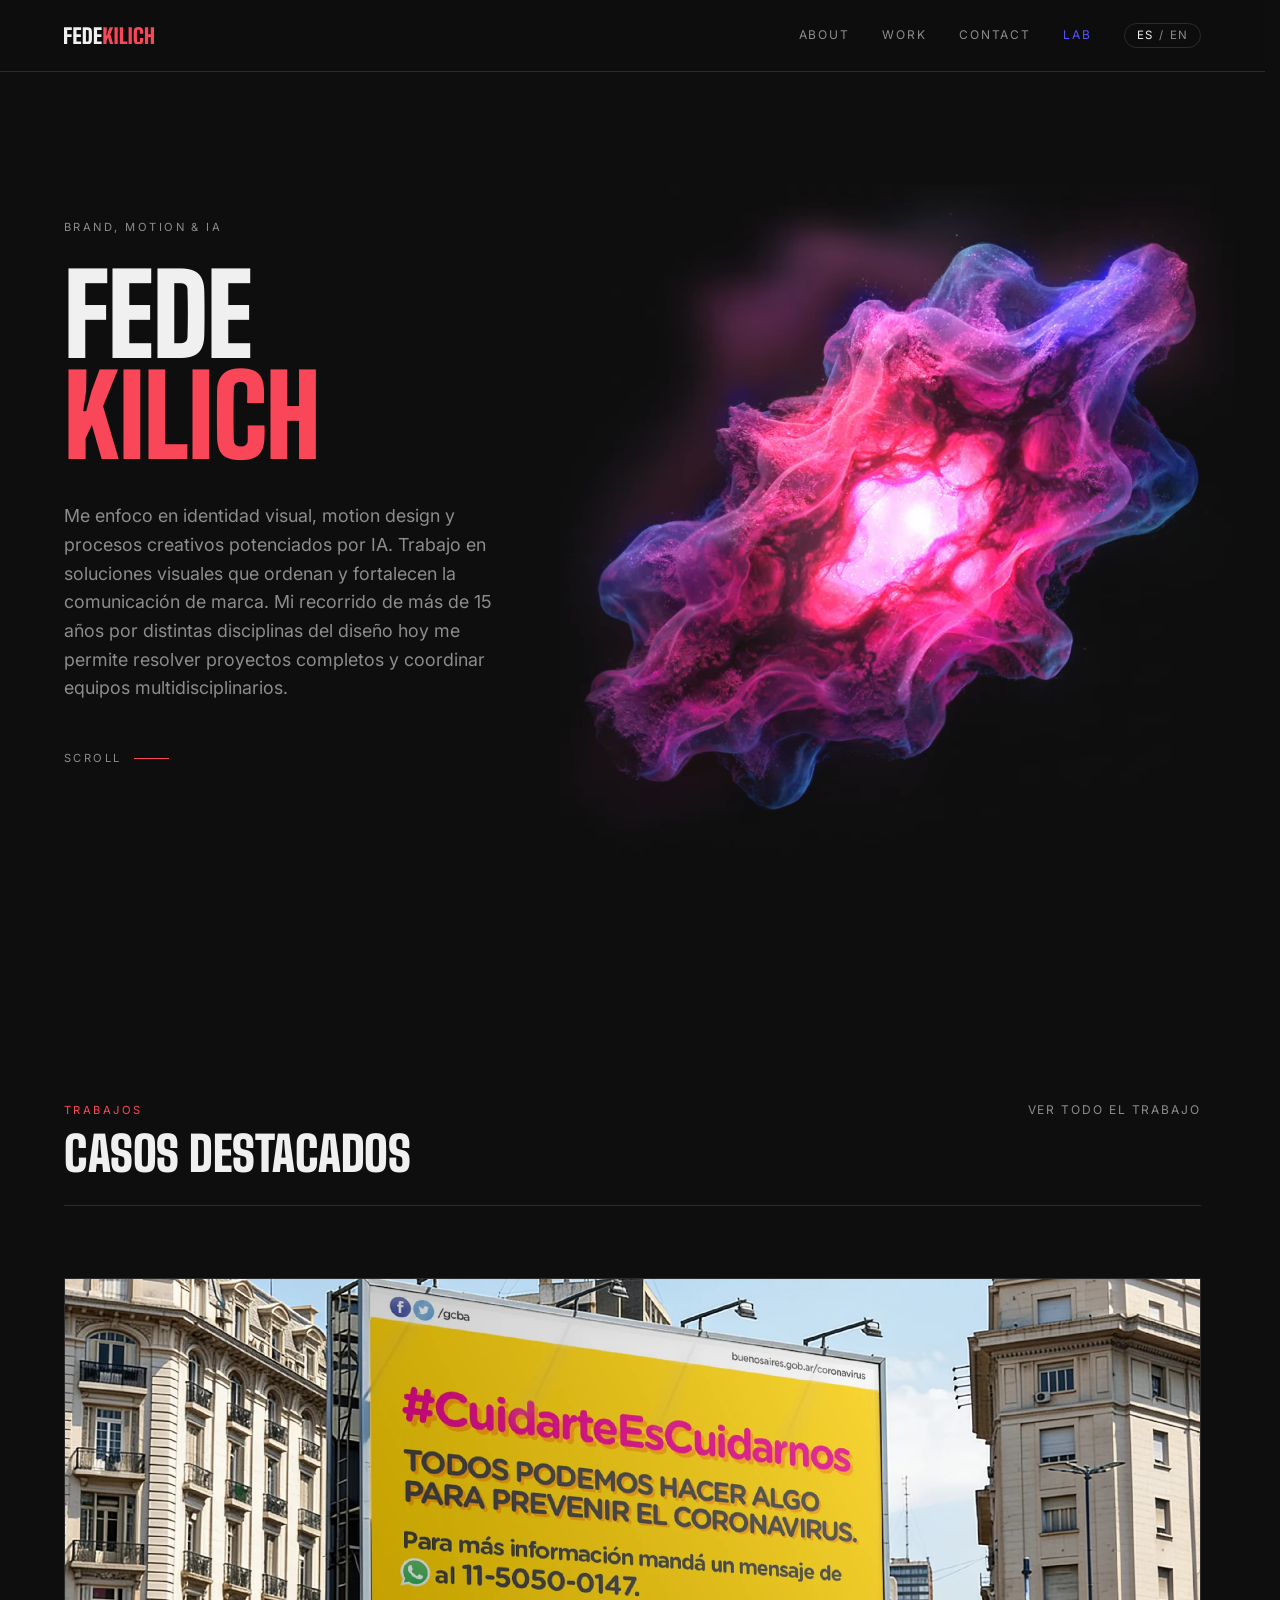
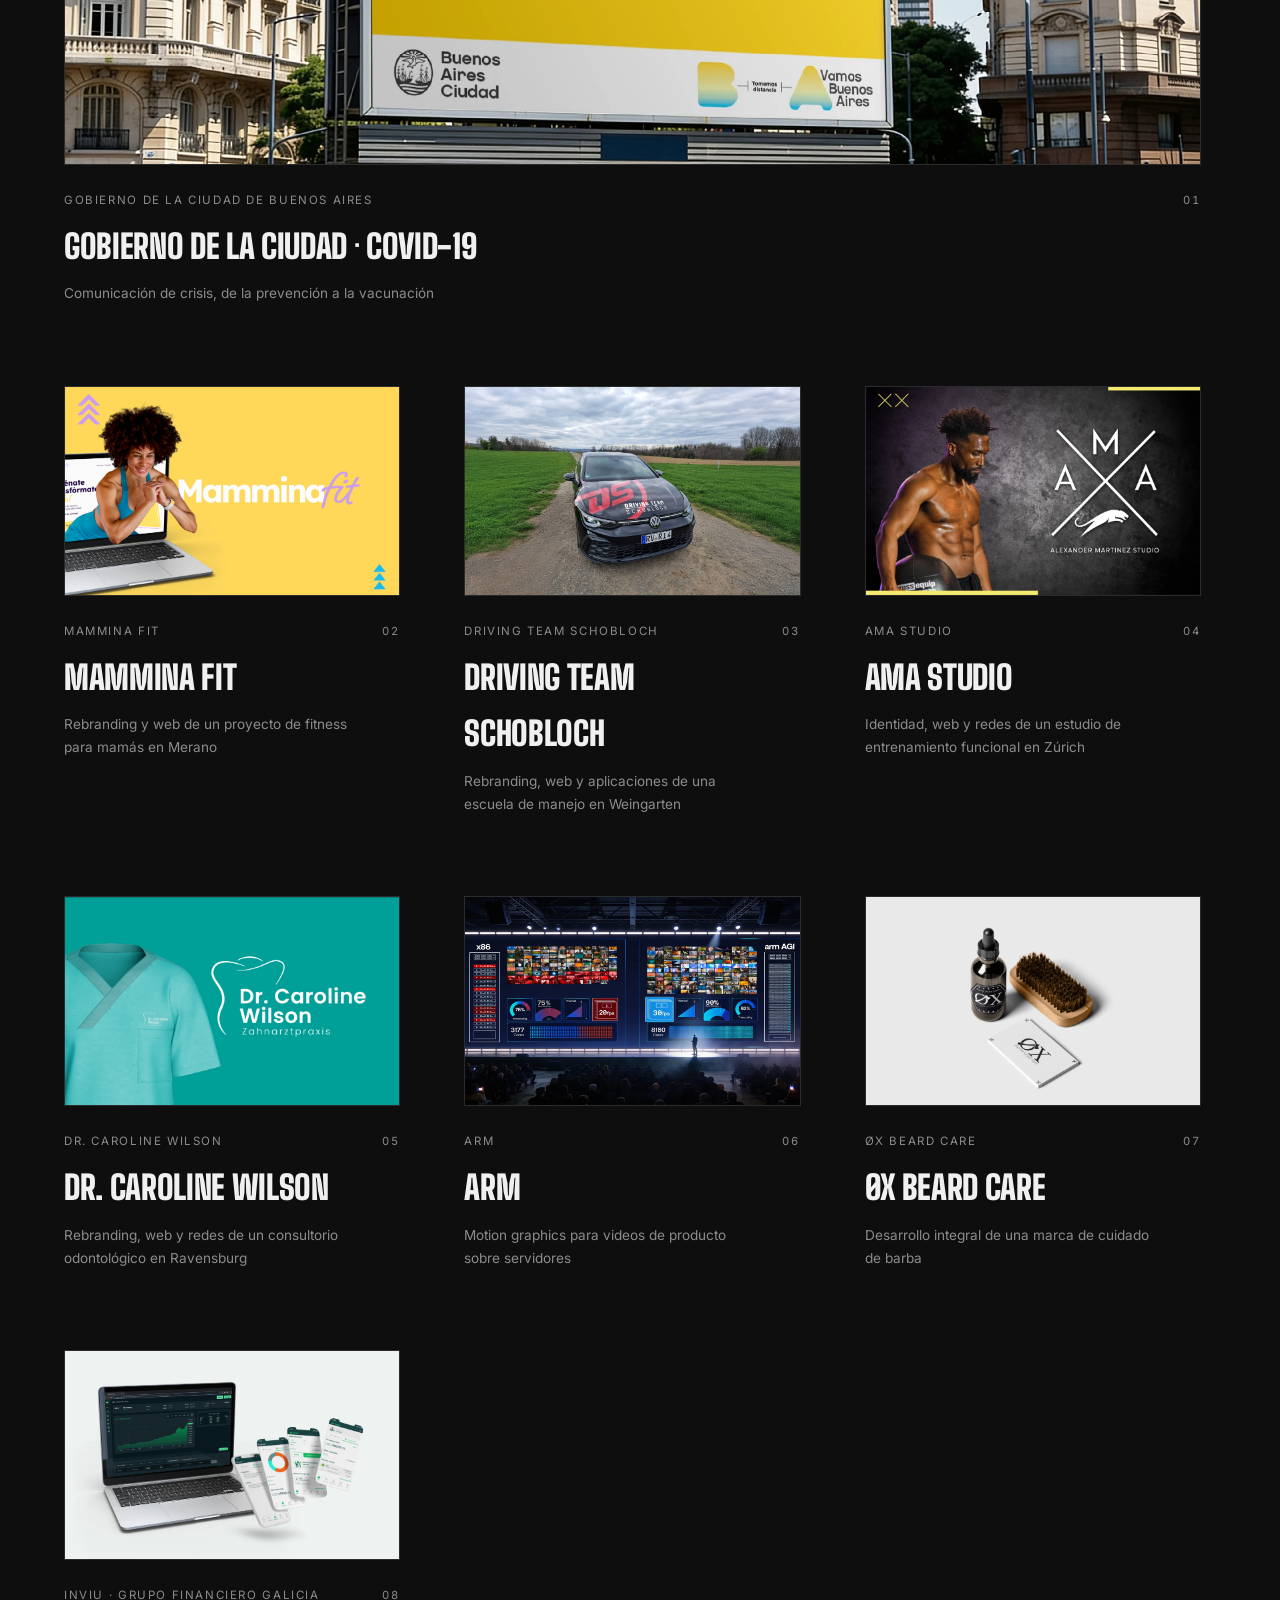
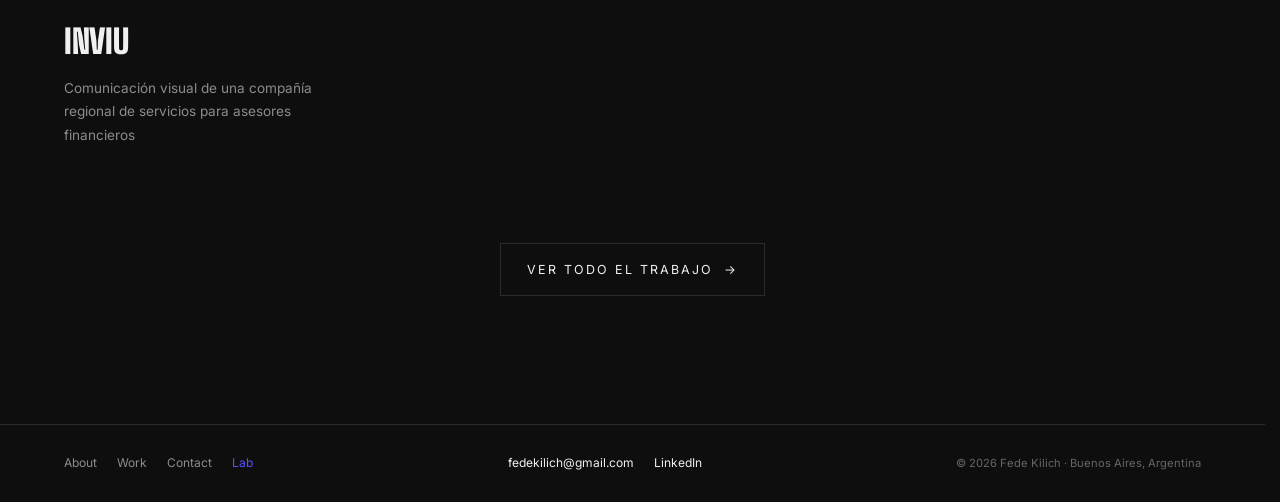
<file: index.html>
<!DOCTYPE html>
<html lang="es">
<head>
<meta charset="utf-8">
<meta name="viewport" content="width=device-width, initial-scale=1">
<meta name="robots" content="noindex, nofollow">
<title data-i18n="pagina.index.title">Fede Kilich - Design Lead · Brand, Motion &amp; IA</title>
<meta name="description" data-i18n-content="pagina.index.description" content="Design Lead en Buenos Aires. Identidad visual, motion design y procesos creativos potenciados por IA.">

<link rel="preconnect" href="https://fonts.googleapis.com">
<link rel="preconnect" href="https://fonts.gstatic.com" crossorigin>
<link href="https://fonts.googleapis.com/css2?family=Big+Shoulders+Display:wght@700;900&amp;family=Inter:wght@400;500;600;800&amp;display=swap" rel="stylesheet">

<link rel="modulepreload" href="assets/js/site.js">
<link rel="modulepreload" href="data/i18n.js">
<link rel="modulepreload" href="data/strings.js">
<link rel="modulepreload" href="assets/js/ui.js">

<link rel="stylesheet" href="assets/css/base.css">
<link rel="stylesheet" href="assets/css/home.css">
</head>
<body>

<a class="skip-link" href="#main" data-i18n="nav.skip">Saltar al contenido</a>

<header class="site-header">
  <div class="shell site-header__inner">
    <a class="wordmark" href="index.html" aria-label="Fede Kilich">
      <svg class="wordmark__logo" viewBox="0 0 1420.87 277.71" aria-hidden="true" focusable="false">
        <path class="wordmark__ink" d="M0,274.32V3.39h123.28v44.7H50.8v66.04h69.09v44.71H50.8v115.48H0Z"/>
        <path class="wordmark__ink" d="M146.64,274.32V3.39h123.28v44.7h-72.47v66.04h69.08v44.71h-69.08v70.78h72.47v44.7H146.64Z"/>
        <path class="wordmark__ink" d="M295.83,274.32V3.39h71.8q38.1,0,55.11,16.17t17.7,53.25q.51,23.54.68,44.71.16,21.17,0,42.33-.17,21.17-.68,44.71-.68,37.25-17.7,53.51-17.01,16.25-55.12,16.25H295.83ZM346.63,229.62h21q10.66,0,16.25-4.91,5.59-4.91,5.76-14.06.51-18.11.76-36.07.25-17.94.25-35.89,0-17.95-.25-35.99-.25-18.03-.76-35.98-.17-8.97-5.67-13.8-5.51-4.83-16.34-4.83h-21V229.62Z"/>
        <path class="wordmark__ink" d="M471.08,274.32V3.39h123.28v44.7h-72.47v66.04h69.08v44.71h-69.08v70.78h72.47v44.7H471.08Z"/>
        <path class="wordmark__accent" d="M620.27,274.32V3.39h54.18l-.67,65.7-6.1,60.62h12.19l16.26-60.62,24.38-65.7h55.54l-45.04,111.42,47.08,159.51h-51.48l-30.65-107.86-23.88,46.73v61.13H620.27Z"/>
        <path class="wordmark__accent" d="M797.05,274.32V3.39h50.8v270.93H797.05Z"/>
        <path class="wordmark__accent" d="M881.03,274.32V3.39h50.8v226.23h66.72v44.7H881.03Z"/>
        <path class="wordmark__accent" d="M1019.55,274.32V3.39h50.8v270.93H1019.55Z"/>
        <path class="wordmark__accent" d="M1175.5,277.71q-39.11,0-56.38-15.75t-18.12-52.32q-.17-18.63-.43-36.16-.25-17.52-.25-34.71,0-17.18.25-34.88.26-17.69.43-36.49.5-34.72,18.45-51.06Q1137.4,0,1175.5,0q37.43,0,54.95,16.51,17.53,16.51,18.55,51.22.16,5.59.17,12.11,0,6.52-.17,13.04-.18,6.52-.34,12.11h-50.8q.16-6.26.34-13.29.16-7.03.16-14.06,0-7.02-.16-13.29-.18-12.36-5.59-17.7-5.42-5.33-17.11-5.33-12.19,0-17.78,5.33-5.58,5.34-5.92,17.7-.51,18.63-.76,37.34-.26,18.71-.26,37.17,0,18.45.26,37,.25,18.54.76,37.16.33,12.37,5.92,17.87,5.59,5.5,17.78,5.5,12.36,0,17.95-5.5,5.59-5.5,6.1-17.87.34-7.27.42-13.54.09-6.26,0-12.79-.08-6.51-.42-13.97h50.8q.34,8.13.34,18.46,0,10.33-.34,18.46-1.02,36.57-18.29,52.32Q1214.79,277.71,1175.5,277.71Z"/>
        <path class="wordmark__accent" d="M1277.61,274.32V3.39h50.8v110.74h41.66V3.39h50.8v270.93h-50.8v-115.48h-41.66v115.48H1277.61Z"/>
      </svg>
    </a>
    <nav class="site-nav" data-i18n-aria-label="nav.primary" aria-label="Navegación principal">
      <a class="site-nav__link" href="about.html" data-i18n="nav.about">About</a>
      <a class="site-nav__link" href="all-work.html" data-i18n="nav.work">Work</a>
      <a class="site-nav__link" href="contact.html" data-i18n="nav.contact">Contact</a>
      <a class="site-nav__link site-nav__link--lab" href="lab.html" data-text="lab" data-i18n="nav.lab">lab</a>
      <button type="button" class="lang-toggle" data-i18n-aria-label="nav.langLabel" aria-label="Cambiar idioma a inglés">
        <span class="lang-toggle__opt is-active" data-lang="es">ES</span>
        <span aria-hidden="true">/</span>
        <span class="lang-toggle__opt" data-lang="en">EN</span>
      </button>
    </nav>
  </div>
</header>

<main id="main">

  <section class="shell hero">
    <div class="hero__media" aria-hidden="true">
      <video class="hero__video" autoplay muted loop playsinline preload="auto"
             disablepictureinpicture poster="assets/video/hero_masa_poster.webp">
        <source src="assets/video/hero_masa_720.webm"  type="video/webm" media="(max-width: 767px)">
        <source src="assets/video/hero_masa_720.mp4"   type="video/mp4"  media="(max-width: 767px)">
        <source src="assets/video/hero_masa_1080.webm" type="video/webm">
        <source src="assets/video/hero_masa_1080.mp4"  type="video/mp4">
      </video>
    </div>

    <div class="hero__copy">
      <span class="hero__role" data-i18n="hero.role">Brand, Motion &amp; IA</span>
      <h1 class="display hero__title">
        <span class="hero__line">
          <span class="hero__word">Fede</span>
          <span class="hero__bar" aria-hidden="true"></span>
        </span>
        <span class="hero__line">
          <span class="hero__word hero__word--accent">Kilich</span>
          <span class="hero__bar" aria-hidden="true"></span>
        </span>
      </h1>
      <p class="hero__intro" data-i18n="hero.intro">Me enfoco en identidad visual, motion design y procesos creativos potenciados por IA. Trabajo en soluciones visuales que ordenan y fortalecen la comunicación de marca. Mi recorrido de más de 15 años por distintas disciplinas del diseño hoy me permite resolver proyectos completos y coordinar equipos multidisciplinarios.</p>
      <a class="hero__scroll" href="#work">
        <span data-i18n="hero.scroll">Scroll</span>
        <span class="hero__cue" aria-hidden="true"></span>
      </a>
    </div>
  </section>

  <section class="shell work-section" id="work">
    <div class="work-section__head">
      <div>
        <span class="eyebrow work-section__eyebrow" data-i18n="home.workEyebrow">Trabajos</span>
        <h2 class="display work-section__title" data-i18n="home.workTitle">Casos destacados</h2>
      </div>
      <a class="work-section__all" href="all-work.html" data-i18n="home.viewAll">Ver todo el trabajo</a>
    </div>

    <!-- Las cards las construye assets/js/home.js desde data/cases.json -->
    <div class="case-grid case-grid--home" id="featured-cases"></div>

    <div class="work-section__cta">
      <a class="btn-ghost" href="all-work.html">
        <span data-i18n="home.viewAll">Ver todo el trabajo</span><span aria-hidden="true">→</span>
      </a>
    </div>
  </section>

</main>

<footer class="site-footer">
  <div class="shell site-footer__inner">
    <nav class="site-footer__nav" data-i18n-aria-label="nav.footer" aria-label="Navegación del pie">
      <a href="about.html" data-i18n="nav.about">About</a>
      <a href="all-work.html" data-i18n="nav.work">Work</a>
      <a href="contact.html" data-i18n="nav.contact">Contact</a>
      <a class="is-lab" href="lab.html">Lab</a>
    </nav>
    <div class="site-footer__links">
      <!-- TODO: email definitivo pendiente de confirmar (PRD §5.6) -->
      <a href="contact.html">fedekilich@gmail.com</a>
      <a href="https://www.linkedin.com/in/fedekilich" target="_blank" rel="noopener">LinkedIn</a>
    </div>
    <span class="site-footer__meta">
      <span data-i18n="footer.rights">© 2026 Fede Kilich</span> ·
      <span data-i18n="footer.location">Buenos Aires, Argentina</span>
    </span>
  </div>
</footer>

<script type="module" src="assets/js/home.js"></script>
</body>
</html>
</file>
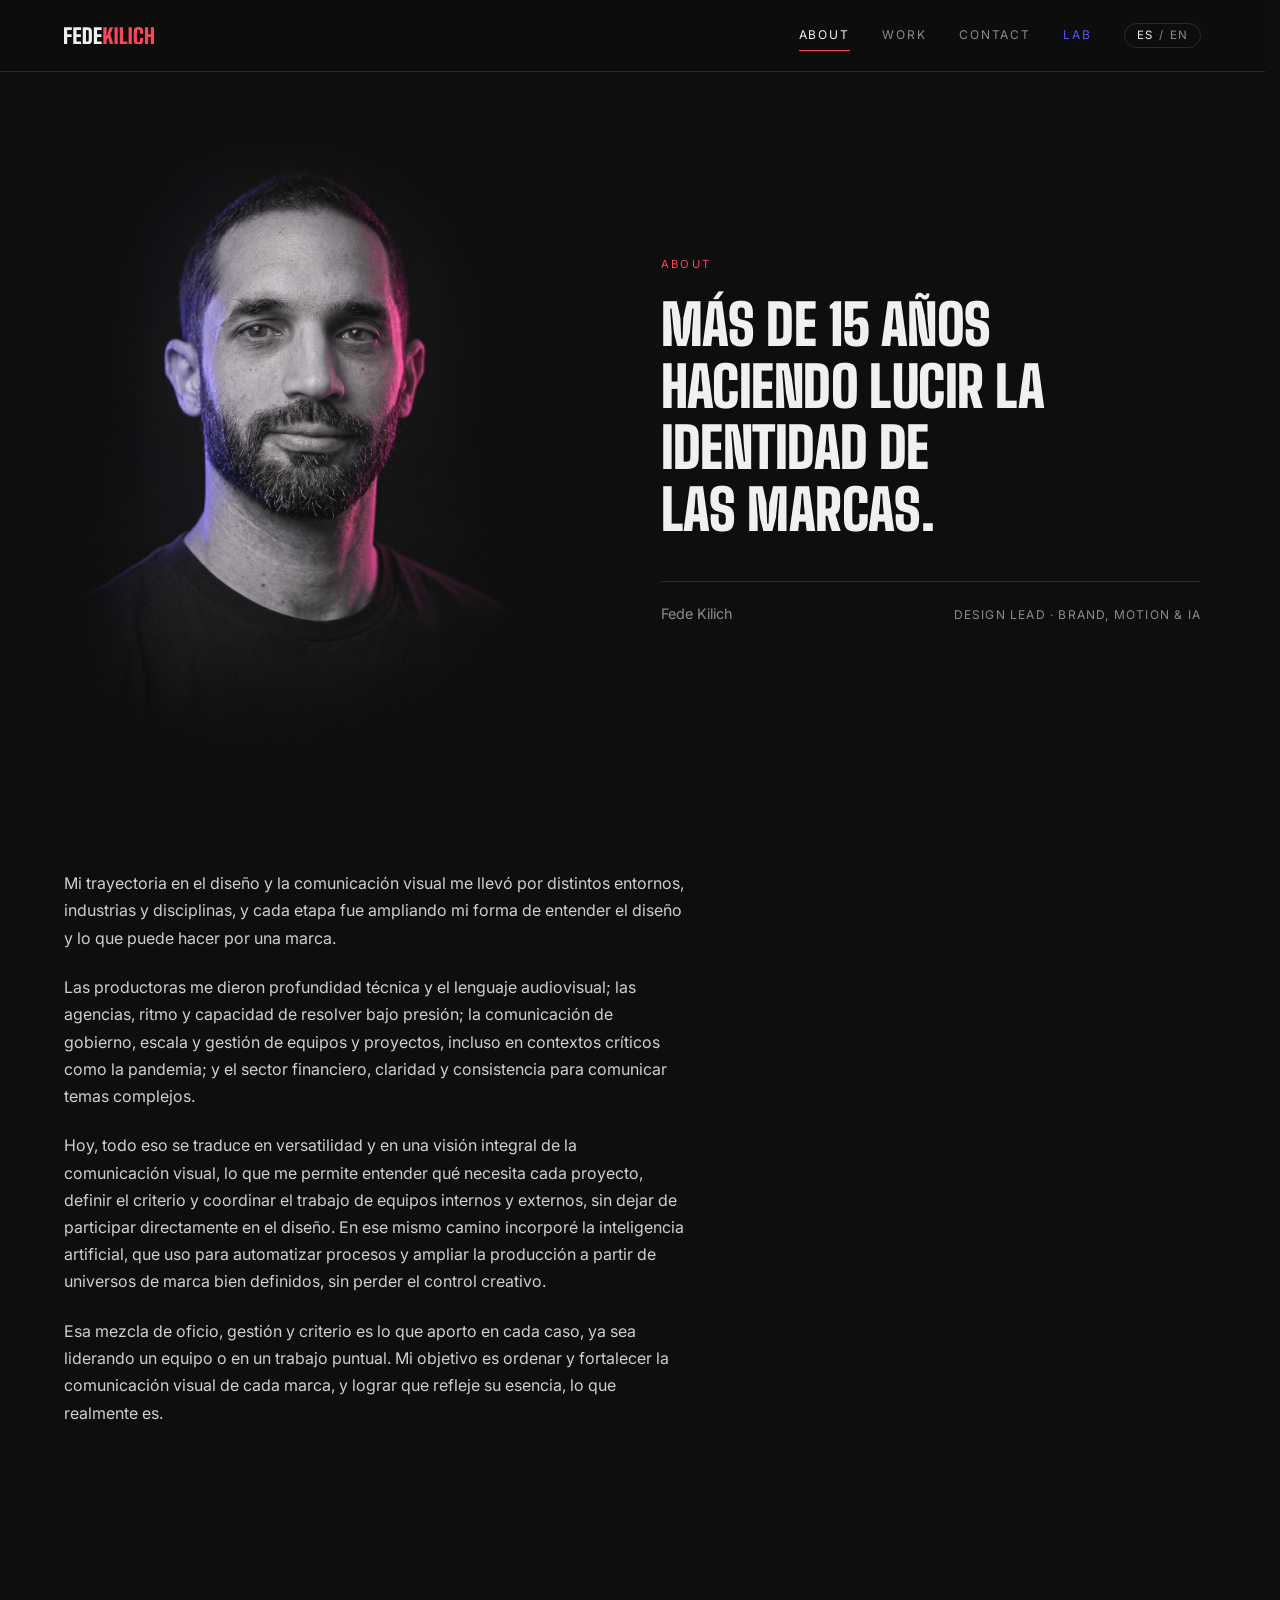
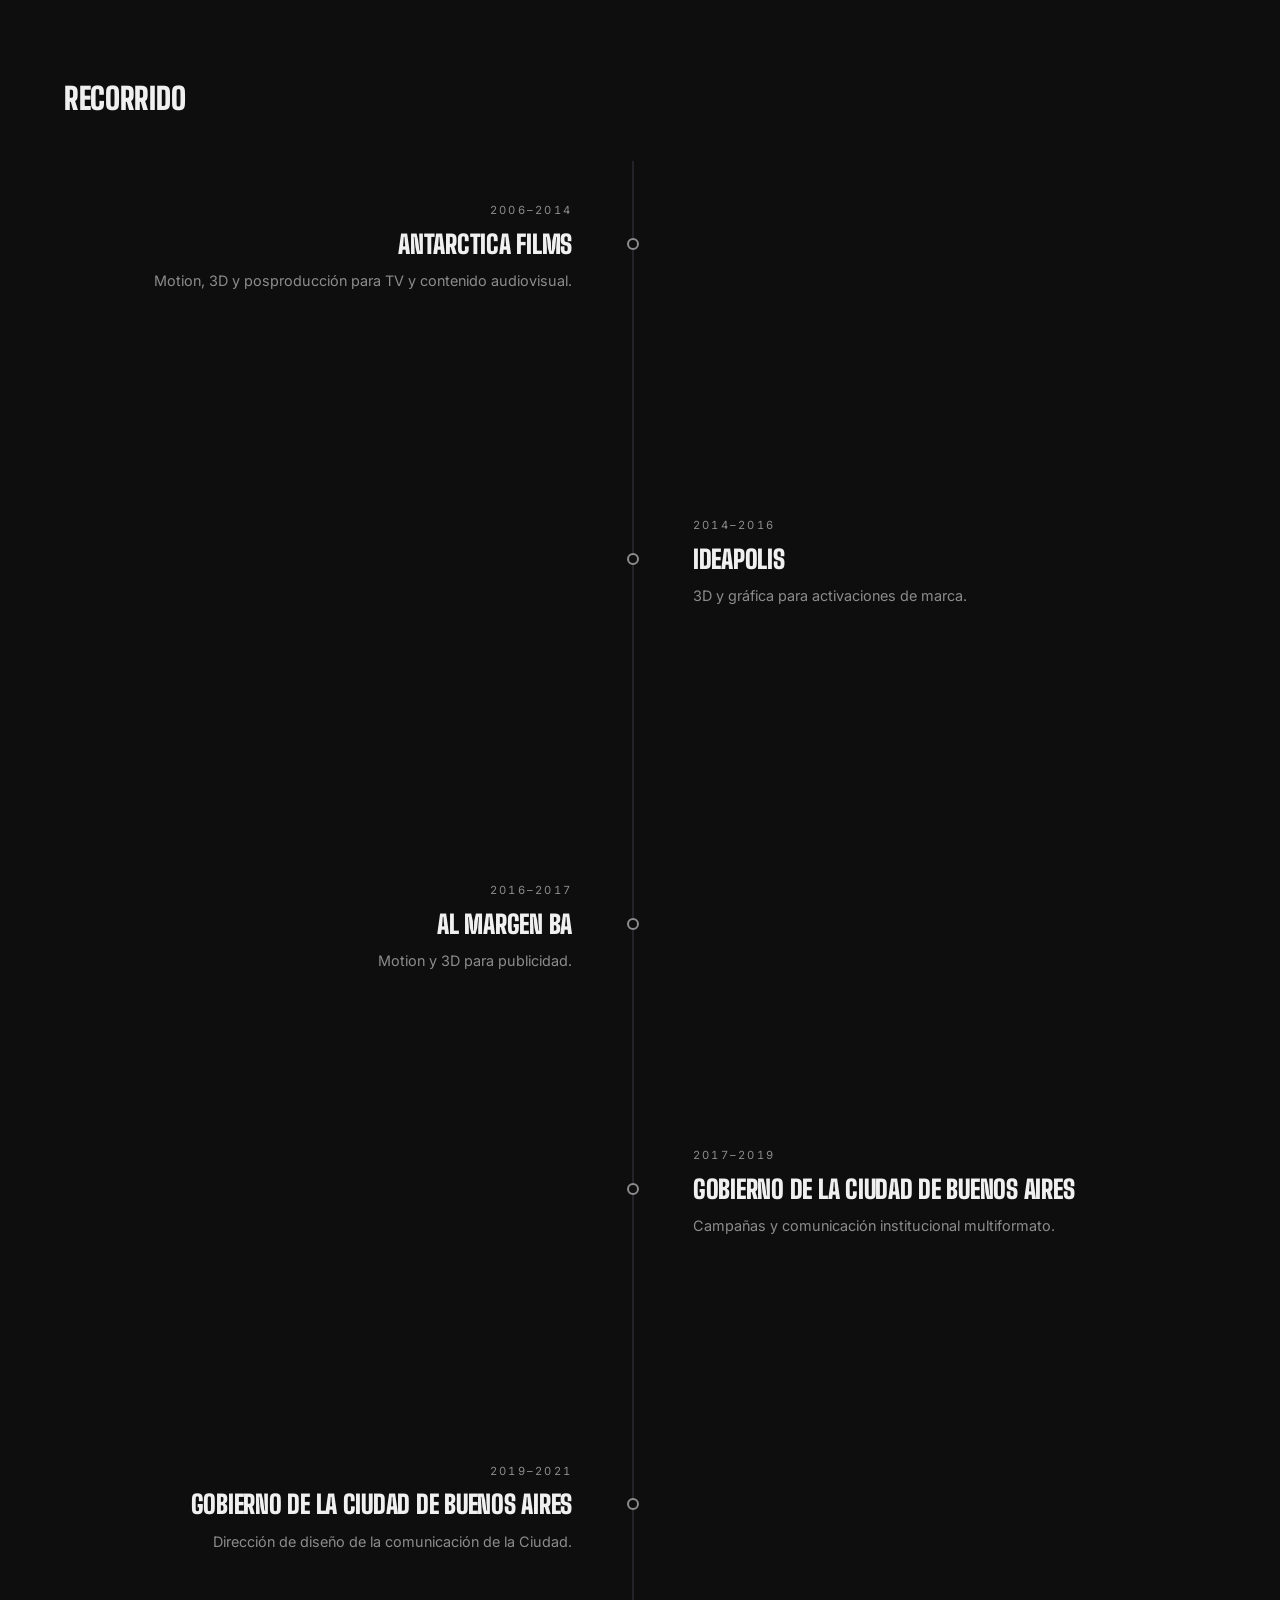
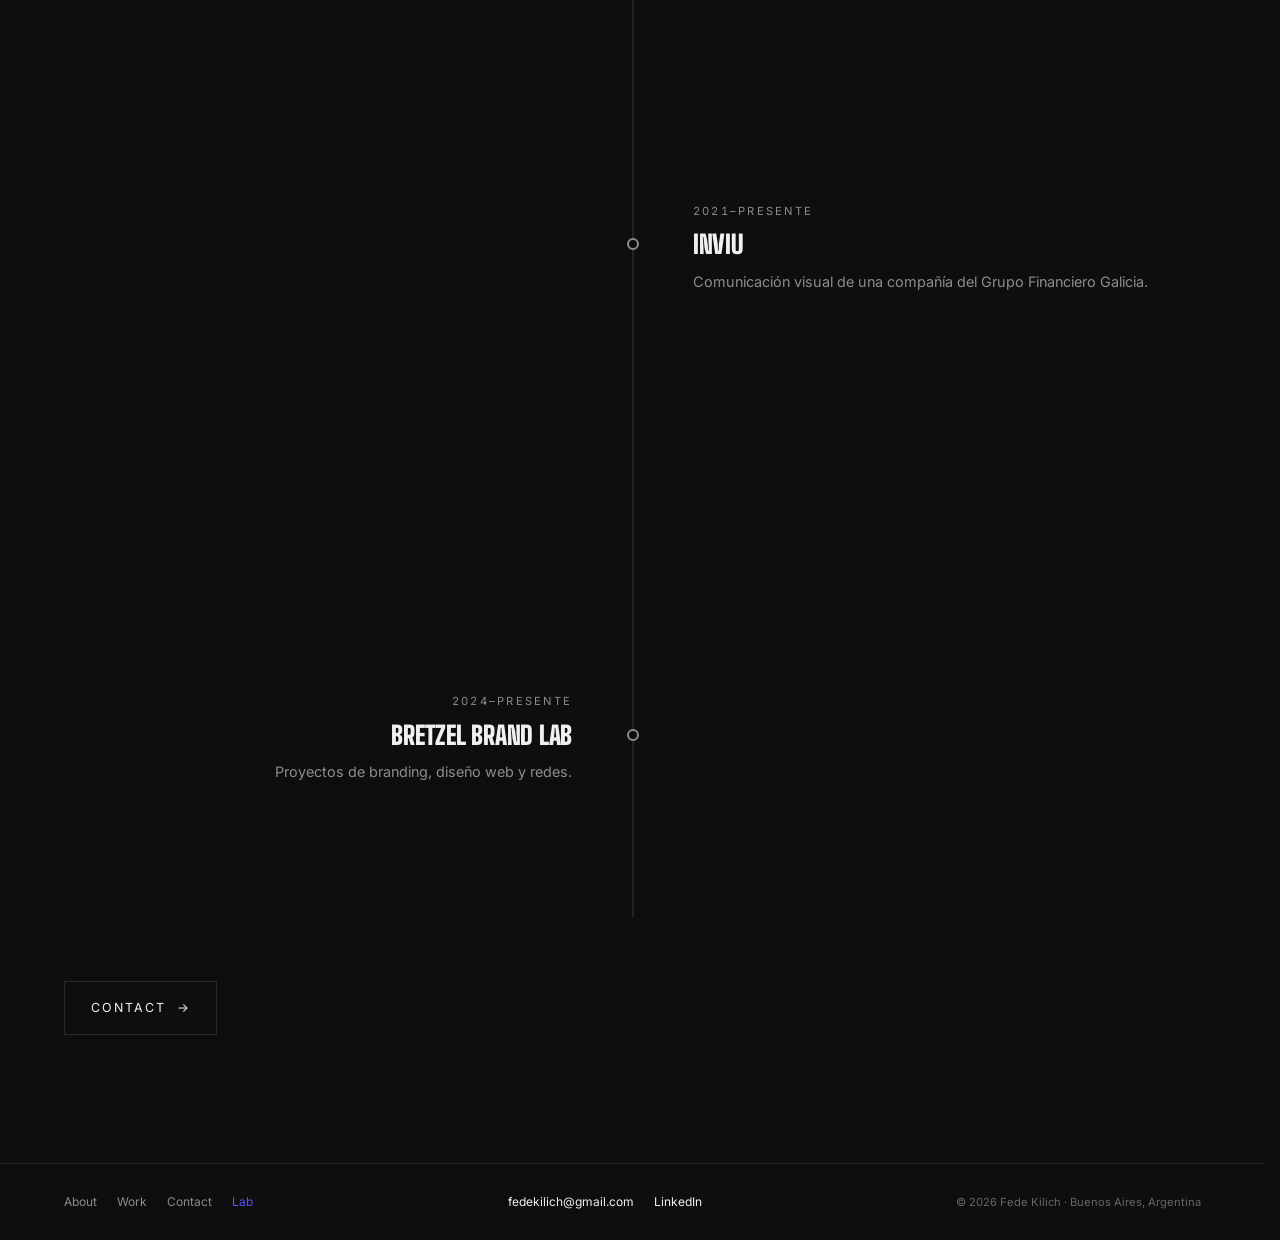
<file: about.html>
<!DOCTYPE html>
<html lang="es">
<head>
<meta charset="utf-8">
<meta name="viewport" content="width=device-width, initial-scale=1">
<meta name="robots" content="noindex, nofollow">
<title data-i18n="pagina.about.title">About - Fede Kilich</title>
<meta name="description" data-i18n-content="pagina.about.description" content="Design Lead · Brand, Motion &amp; IA. Más de 15 años haciendo lucir la identidad de las marcas.">

<link rel="preconnect" href="https://fonts.googleapis.com">
<link rel="preconnect" href="https://fonts.gstatic.com" crossorigin>
<link href="https://fonts.googleapis.com/css2?family=Big+Shoulders+Display:wght@700;900&amp;family=Inter:wght@400;500;600;800&amp;display=swap" rel="stylesheet">

<link rel="modulepreload" href="assets/js/site.js">
<link rel="modulepreload" href="data/i18n.js">
<link rel="modulepreload" href="data/strings.js">

<link rel="stylesheet" href="assets/css/base.css">
<link rel="stylesheet" href="assets/css/about.css">
</head>
<body>

<a class="skip-link" href="#main" data-i18n="nav.skip">Saltar al contenido</a>

<header class="site-header">
  <div class="shell site-header__inner">
    <a class="wordmark" href="index.html" aria-label="Fede Kilich">
      <svg class="wordmark__logo" viewBox="0 0 1420.87 277.71" aria-hidden="true" focusable="false">
        <path class="wordmark__ink" d="M0,274.32V3.39h123.28v44.7H50.8v66.04h69.09v44.71H50.8v115.48H0Z"/>
        <path class="wordmark__ink" d="M146.64,274.32V3.39h123.28v44.7h-72.47v66.04h69.08v44.71h-69.08v70.78h72.47v44.7H146.64Z"/>
        <path class="wordmark__ink" d="M295.83,274.32V3.39h71.8q38.1,0,55.11,16.17t17.7,53.25q.51,23.54.68,44.71.16,21.17,0,42.33-.17,21.17-.68,44.71-.68,37.25-17.7,53.51-17.01,16.25-55.12,16.25H295.83ZM346.63,229.62h21q10.66,0,16.25-4.91,5.59-4.91,5.76-14.06.51-18.11.76-36.07.25-17.94.25-35.89,0-17.95-.25-35.99-.25-18.03-.76-35.98-.17-8.97-5.67-13.8-5.51-4.83-16.34-4.83h-21V229.62Z"/>
        <path class="wordmark__ink" d="M471.08,274.32V3.39h123.28v44.7h-72.47v66.04h69.08v44.71h-69.08v70.78h72.47v44.7H471.08Z"/>
        <path class="wordmark__accent" d="M620.27,274.32V3.39h54.18l-.67,65.7-6.1,60.62h12.19l16.26-60.62,24.38-65.7h55.54l-45.04,111.42,47.08,159.51h-51.48l-30.65-107.86-23.88,46.73v61.13H620.27Z"/>
        <path class="wordmark__accent" d="M797.05,274.32V3.39h50.8v270.93H797.05Z"/>
        <path class="wordmark__accent" d="M881.03,274.32V3.39h50.8v226.23h66.72v44.7H881.03Z"/>
        <path class="wordmark__accent" d="M1019.55,274.32V3.39h50.8v270.93H1019.55Z"/>
        <path class="wordmark__accent" d="M1175.5,277.71q-39.11,0-56.38-15.75t-18.12-52.32q-.17-18.63-.43-36.16-.25-17.52-.25-34.71,0-17.18.25-34.88.26-17.69.43-36.49.5-34.72,18.45-51.06Q1137.4,0,1175.5,0q37.43,0,54.95,16.51,17.53,16.51,18.55,51.22.16,5.59.17,12.11,0,6.52-.17,13.04-.18,6.52-.34,12.11h-50.8q.16-6.26.34-13.29.16-7.03.16-14.06,0-7.02-.16-13.29-.18-12.36-5.59-17.7-5.42-5.33-17.11-5.33-12.19,0-17.78,5.33-5.58,5.34-5.92,17.7-.51,18.63-.76,37.34-.26,18.71-.26,37.17,0,18.45.26,37,.25,18.54.76,37.16.33,12.37,5.92,17.87,5.59,5.5,17.78,5.5,12.36,0,17.95-5.5,5.59-5.5,6.1-17.87.34-7.27.42-13.54.09-6.26,0-12.79-.08-6.51-.42-13.97h50.8q.34,8.13.34,18.46,0,10.33-.34,18.46-1.02,36.57-18.29,52.32Q1214.79,277.71,1175.5,277.71Z"/>
        <path class="wordmark__accent" d="M1277.61,274.32V3.39h50.8v110.74h41.66V3.39h50.8v270.93h-50.8v-115.48h-41.66v115.48H1277.61Z"/>
      </svg>
    </a>
    <nav class="site-nav" data-i18n-aria-label="nav.primary" aria-label="Navegación principal">
      <a class="site-nav__link" href="about.html" aria-current="page" data-i18n="nav.about">About</a>
      <a class="site-nav__link" href="all-work.html" data-i18n="nav.work">Work</a>
      <a class="site-nav__link" href="contact.html" data-i18n="nav.contact">Contact</a>
      <a class="site-nav__link site-nav__link--lab" href="lab.html" data-text="lab" data-i18n="nav.lab">lab</a>
      <button type="button" class="lang-toggle" data-i18n-aria-label="nav.langLabel" aria-label="Cambiar idioma a inglés">
        <span class="lang-toggle__opt is-active" data-lang="es">ES</span>
        <span aria-hidden="true">/</span>
        <span class="lang-toggle__opt" data-lang="en">EN</span>
      </button>
    </nav>
  </div>
</header>

<main id="main">

  <!-- Intro: foto + titular -->
  <section class="shell about-intro">
    <div class="about-photo">
      <img class="about-photo__img"
           src="assets/img/fede-kilich-retrato.jpg"
           width="1240" height="1550"
           decoding="async"
           data-i18n-alt="about.photoAlt"
           alt="Fede Kilich sentado, mirando a cámara.">
    </div>
    <div>
      <span class="eyebrow about-intro__eyebrow" data-i18n="about.eyebrow">About</span>
      <h1 class="display about-intro__title" data-i18n="about.title">Más de 15 años haciendo lucir la identidad de las marcas.</h1>
      <div class="about-intro__meta">
        <span class="about-intro__name" data-i18n="about.name">Fede Kilich</span>
        <span class="about-intro__role" data-i18n="about.role">Design Lead · Brand, Motion &amp; IA</span>
      </div>
    </div>
  </section>

  <!-- Narrativa -->
  <section class="shell about-story">
    <div class="about-story__lead">
      <p data-i18n="about.p1">Mi trayectoria en el diseño y la comunicación visual me llevó por distintos entornos, industrias y disciplinas, y cada etapa fue ampliando mi forma de entender el diseño y lo que puede hacer por una marca.</p>
      <p data-i18n="about.p2">Las productoras me dieron profundidad técnica y el lenguaje audiovisual; las agencias, ritmo y capacidad de resolver bajo presión; la comunicación de gobierno, escala y gestión de equipos y proyectos, incluso en contextos críticos como la pandemia; y el sector financiero, claridad y consistencia para comunicar temas complejos.</p>
      <p data-i18n="about.p3">Hoy, todo eso se traduce en versatilidad y en una visión integral de la comunicación visual, lo que me permite entender qué necesita cada proyecto, definir el criterio y coordinar el trabajo de equipos internos y externos, sin dejar de participar directamente en el diseño. En ese mismo camino incorporé la inteligencia artificial, que uso para automatizar procesos y ampliar la producción a partir de universos de marca bien definidos, sin perder el control creativo.</p>
      <p data-i18n="about.p4">Esa mezcla de oficio, gestión y criterio es lo que aporto en cada caso, ya sea liderando un equipo o en un trabajo puntual. Mi objetivo es ordenar y fortalecer la comunicación visual de cada marca, y lograr que refleje su esencia, lo que realmente es.</p>
    </div>
  </section>

  <!-- Recorrido -->
  <section class="shell about-path">
    <h2 class="display about-path__title" data-i18n="about.timelineTitle">Recorrido</h2>

    <div class="timeline" id="timeline">
      <span class="timeline__track" aria-hidden="true"></span>
      <span class="timeline__fill" aria-hidden="true"></span>
      <!-- Año gigante de fondo: lo pinta assets/js/about.js segun el scroll -->
      <div class="timeline__year" id="timeline-year" aria-hidden="true">
        <span class="timeline__year-num"></span>
      </div>
      <!-- Los hitos los construye assets/js/about.js -->
      <div class="timeline__rows" id="timeline-rows"></div>
    </div>

    <div class="about-path__cta">
      <a class="btn-ghost" href="contact.html">
        <span data-i18n="nav.contact">Contact</span><span aria-hidden="true">→</span>
      </a>
    </div>
  </section>

</main>

<footer class="site-footer">
  <div class="shell site-footer__inner">
    <nav class="site-footer__nav" data-i18n-aria-label="nav.footer" aria-label="Navegación del pie">
      <a href="about.html" data-i18n="nav.about">About</a>
      <a href="all-work.html" data-i18n="nav.work">Work</a>
      <a href="contact.html" data-i18n="nav.contact">Contact</a>
      <a class="is-lab" href="lab.html">Lab</a>
    </nav>
    <div class="site-footer__links">
      <!-- TODO: email definitivo pendiente de confirmar (PRD §5.6) -->
      <a href="contact.html">fedekilich@gmail.com</a>
      <a href="https://www.linkedin.com/in/fedekilich" target="_blank" rel="noopener">LinkedIn</a>
    </div>
    <span class="site-footer__meta">
      <span data-i18n="footer.rights">© 2026 Fede Kilich</span> ·
      <span data-i18n="footer.location">Buenos Aires, Argentina</span>
    </span>
  </div>
</footer>

<script type="module" src="assets/js/about.js"></script>
</body>
</html>
</file>
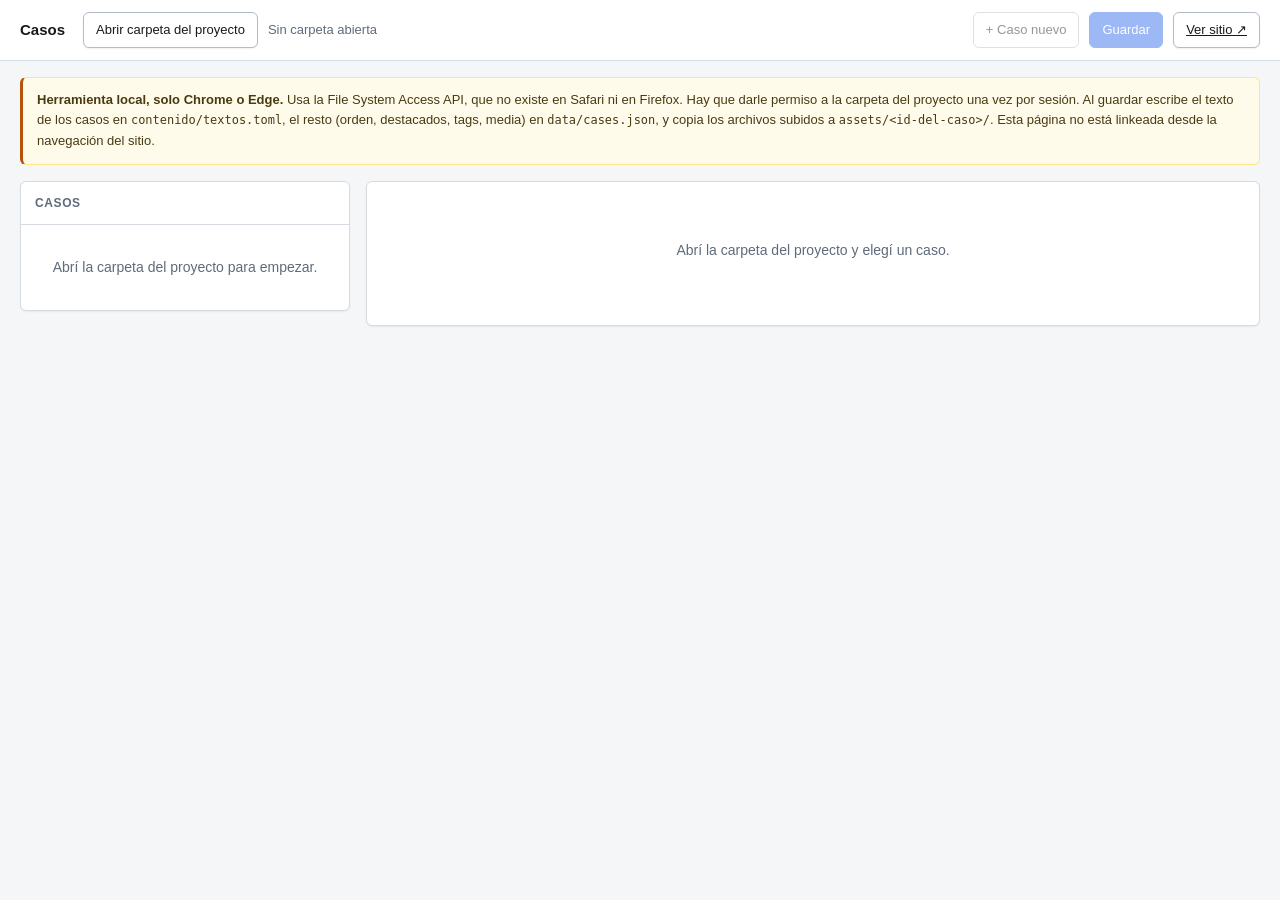
<file: admin.html>
<!DOCTYPE html>
<html lang="es">
<head>
  <meta charset="UTF-8">
  <meta name="viewport" content="width=device-width, initial-scale=1">
  <meta name="robots" content="noindex, nofollow">
  <title>Admin · Casos - Fede Kilich</title>
  <link rel="stylesheet" href="assets/css/admin.css">
</head>
<body>

  <header class="barra">
    <h1>Casos</h1>
    <button class="btn" type="button" id="abrir">Abrir carpeta del proyecto</button>
    <span class="estado" id="estado">Sin carpeta abierta</span>
    <span class="sep"></span>
    <button class="btn" type="button" id="nuevo" disabled>+ Caso nuevo</button>
    <button class="btn btn--primario" type="button" id="guardar" disabled>Guardar</button>
    <a class="btn" href="index.html" target="_blank" rel="noopener">Ver sitio ↗</a>
  </header>

  <p class="aviso" id="aviso">
    <strong>Herramienta local, solo Chrome o Edge.</strong>
    Usa la File System Access API, que no existe en Safari ni en Firefox. Hay que darle permiso
    a la carpeta del proyecto una vez por sesión.
    Al guardar escribe el texto de los casos en <code>contenido/textos.toml</code>, el resto
    (orden, destacados, tags, media) en <code>data/cases.json</code>, y copia los archivos
    subidos a <code>assets/&lt;id-del-caso&gt;/</code>. Esta página no está linkeada desde la
    navegación del sitio.
  </p>

  <div class="layout">
    <aside class="panel">
      <div class="panel__cabecera">
        <h2>Casos</h2>
        <span class="estado" id="contador"></span>
      </div>
      <div class="lista" id="lista">
        <p class="lista__vacia">Abrí la carpeta del proyecto para empezar.</p>
      </div>
    </aside>

    <main class="panel editor" id="editor">
      <p class="editor__vacio">Abrí la carpeta del proyecto y elegí un caso.</p>
    </main>
  </div>

  <script type="module" src="assets/js/admin.js"></script>
</body>
</html>
</file>
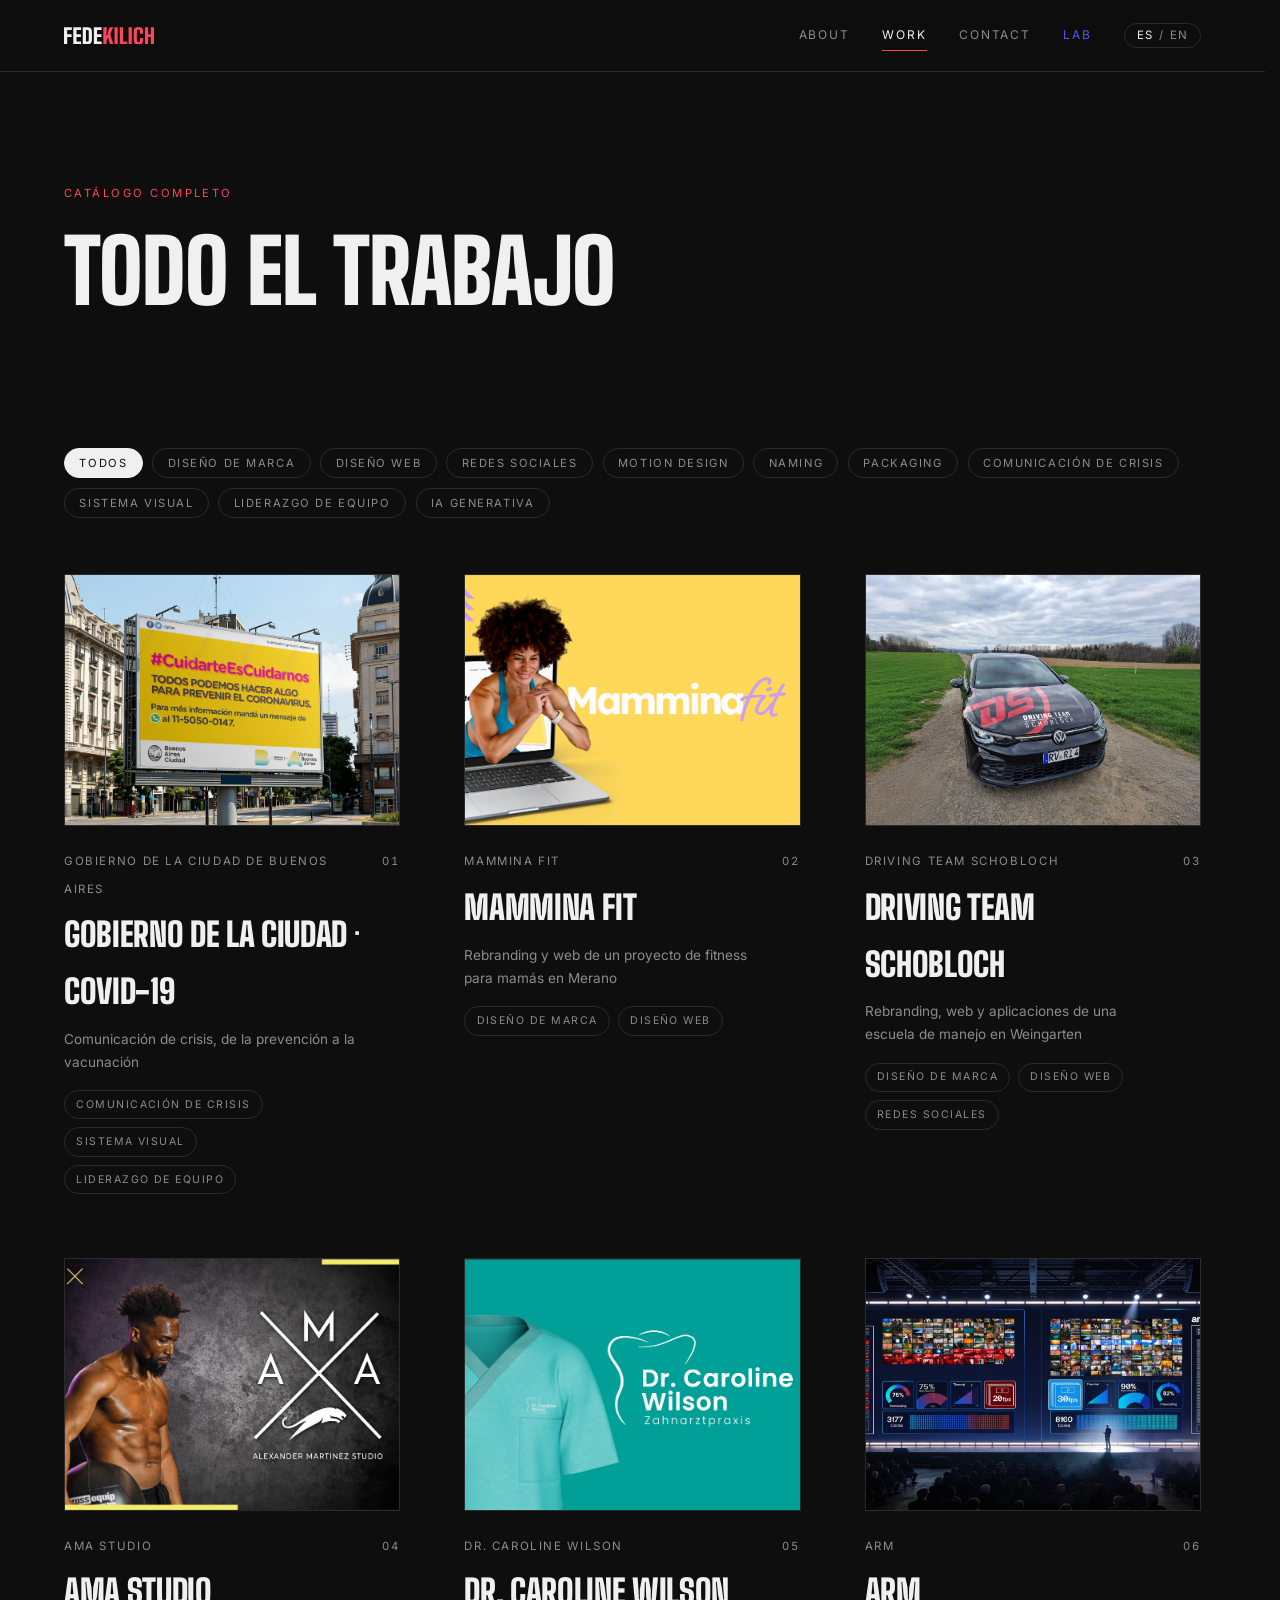
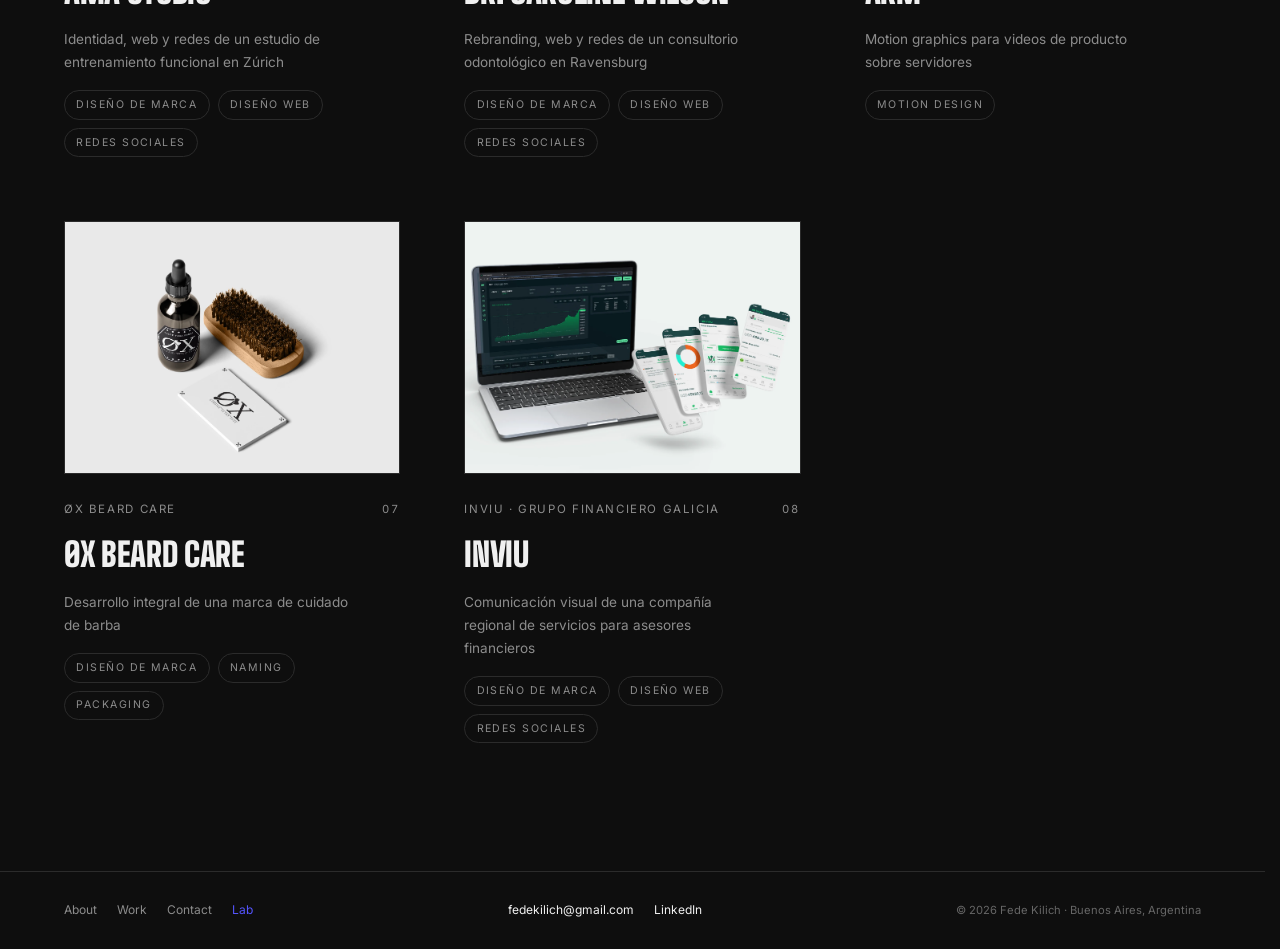
<file: all-work.html>
<!DOCTYPE html>
<html lang="es">
<head>
<meta charset="utf-8">
<meta name="viewport" content="width=device-width, initial-scale=1">
<meta name="robots" content="noindex, nofollow">
<title data-i18n="pagina.all-work.title">Todo el trabajo - Fede Kilich</title>
<meta name="description" data-i18n-content="pagina.all-work.description" content="Catálogo completo de casos: branding, motion y comunicación institucional.">

<link rel="preconnect" href="https://fonts.googleapis.com">
<link rel="preconnect" href="https://fonts.gstatic.com" crossorigin>
<link href="https://fonts.googleapis.com/css2?family=Big+Shoulders+Display:wght@700;900&amp;family=Inter:wght@400;500;600;800&amp;display=swap" rel="stylesheet">

<link rel="modulepreload" href="assets/js/site.js">
<link rel="modulepreload" href="data/i18n.js">
<link rel="modulepreload" href="data/strings.js">
<link rel="modulepreload" href="assets/js/ui.js">

<link rel="stylesheet" href="assets/css/base.css">
<link rel="stylesheet" href="assets/css/all-work.css">
</head>
<body>

<a class="skip-link" href="#main" data-i18n="nav.skip">Saltar al contenido</a>

<header class="site-header">
  <div class="shell site-header__inner">
    <a class="wordmark" href="index.html" aria-label="Fede Kilich">
      <svg class="wordmark__logo" viewBox="0 0 1420.87 277.71" aria-hidden="true" focusable="false">
        <path class="wordmark__ink" d="M0,274.32V3.39h123.28v44.7H50.8v66.04h69.09v44.71H50.8v115.48H0Z"/>
        <path class="wordmark__ink" d="M146.64,274.32V3.39h123.28v44.7h-72.47v66.04h69.08v44.71h-69.08v70.78h72.47v44.7H146.64Z"/>
        <path class="wordmark__ink" d="M295.83,274.32V3.39h71.8q38.1,0,55.11,16.17t17.7,53.25q.51,23.54.68,44.71.16,21.17,0,42.33-.17,21.17-.68,44.71-.68,37.25-17.7,53.51-17.01,16.25-55.12,16.25H295.83ZM346.63,229.62h21q10.66,0,16.25-4.91,5.59-4.91,5.76-14.06.51-18.11.76-36.07.25-17.94.25-35.89,0-17.95-.25-35.99-.25-18.03-.76-35.98-.17-8.97-5.67-13.8-5.51-4.83-16.34-4.83h-21V229.62Z"/>
        <path class="wordmark__ink" d="M471.08,274.32V3.39h123.28v44.7h-72.47v66.04h69.08v44.71h-69.08v70.78h72.47v44.7H471.08Z"/>
        <path class="wordmark__accent" d="M620.27,274.32V3.39h54.18l-.67,65.7-6.1,60.62h12.19l16.26-60.62,24.38-65.7h55.54l-45.04,111.42,47.08,159.51h-51.48l-30.65-107.86-23.88,46.73v61.13H620.27Z"/>
        <path class="wordmark__accent" d="M797.05,274.32V3.39h50.8v270.93H797.05Z"/>
        <path class="wordmark__accent" d="M881.03,274.32V3.39h50.8v226.23h66.72v44.7H881.03Z"/>
        <path class="wordmark__accent" d="M1019.55,274.32V3.39h50.8v270.93H1019.55Z"/>
        <path class="wordmark__accent" d="M1175.5,277.71q-39.11,0-56.38-15.75t-18.12-52.32q-.17-18.63-.43-36.16-.25-17.52-.25-34.71,0-17.18.25-34.88.26-17.69.43-36.49.5-34.72,18.45-51.06Q1137.4,0,1175.5,0q37.43,0,54.95,16.51,17.53,16.51,18.55,51.22.16,5.59.17,12.11,0,6.52-.17,13.04-.18,6.52-.34,12.11h-50.8q.16-6.26.34-13.29.16-7.03.16-14.06,0-7.02-.16-13.29-.18-12.36-5.59-17.7-5.42-5.33-17.11-5.33-12.19,0-17.78,5.33-5.58,5.34-5.92,17.7-.51,18.63-.76,37.34-.26,18.71-.26,37.17,0,18.45.26,37,.25,18.54.76,37.16.33,12.37,5.92,17.87,5.59,5.5,17.78,5.5,12.36,0,17.95-5.5,5.59-5.5,6.1-17.87.34-7.27.42-13.54.09-6.26,0-12.79-.08-6.51-.42-13.97h50.8q.34,8.13.34,18.46,0,10.33-.34,18.46-1.02,36.57-18.29,52.32Q1214.79,277.71,1175.5,277.71Z"/>
        <path class="wordmark__accent" d="M1277.61,274.32V3.39h50.8v110.74h41.66V3.39h50.8v270.93h-50.8v-115.48h-41.66v115.48H1277.61Z"/>
      </svg>
    </a>
    <nav class="site-nav" data-i18n-aria-label="nav.primary" aria-label="Navegación principal">
      <a class="site-nav__link" href="about.html" data-i18n="nav.about">About</a>
      <a class="site-nav__link" href="all-work.html" aria-current="page" data-i18n="nav.work">Work</a>
      <a class="site-nav__link" href="contact.html" data-i18n="nav.contact">Contact</a>
      <a class="site-nav__link site-nav__link--lab" href="lab.html" data-text="lab" data-i18n="nav.lab">lab</a>
      <button type="button" class="lang-toggle" data-i18n-aria-label="nav.langLabel" aria-label="Cambiar idioma a inglés">
        <span class="lang-toggle__opt is-active" data-lang="es">ES</span>
        <span aria-hidden="true">/</span>
        <span class="lang-toggle__opt" data-lang="en">EN</span>
      </button>
    </nav>
  </div>
</header>

<main id="main">

  <section class="shell page-hero">
    <span class="eyebrow page-hero__eyebrow" data-i18n="all.eyebrow">Catálogo completo</span>
    <h1 class="display page-hero__title" data-i18n="all.title">Todo el trabajo</h1>
  </section>

  <section class="shell all-work">
    <!-- Los filtros salen de los tags que se repiten en más de un caso -->
    <div class="filters" id="filters" role="group" data-i18n-aria-label="all.filterLabel" aria-label="Filtrar por tag"></div>

    <div class="case-grid" id="all-cases"></div>
    <p class="all-work__empty" id="all-empty" data-i18n="all.empty" hidden>No hay casos con ese tag.</p>
  </section>

</main>

<footer class="site-footer">
  <div class="shell site-footer__inner">
    <nav class="site-footer__nav" data-i18n-aria-label="nav.footer" aria-label="Navegación del pie">
      <a href="about.html" data-i18n="nav.about">About</a>
      <a href="all-work.html" data-i18n="nav.work">Work</a>
      <a href="contact.html" data-i18n="nav.contact">Contact</a>
      <a class="is-lab" href="lab.html">Lab</a>
    </nav>
    <div class="site-footer__links">
      <!-- TODO: email definitivo pendiente de confirmar (PRD §5.6) -->
      <a href="contact.html">fedekilich@gmail.com</a>
      <a href="https://www.linkedin.com/in/fedekilich" target="_blank" rel="noopener">LinkedIn</a>
    </div>
    <span class="site-footer__meta">
      <span data-i18n="footer.rights">© 2026 Fede Kilich</span> ·
      <span data-i18n="footer.location">Buenos Aires, Argentina</span>
    </span>
  </div>
</footer>

<script type="module" src="assets/js/all-work.js"></script>
</body>
</html>
</file>
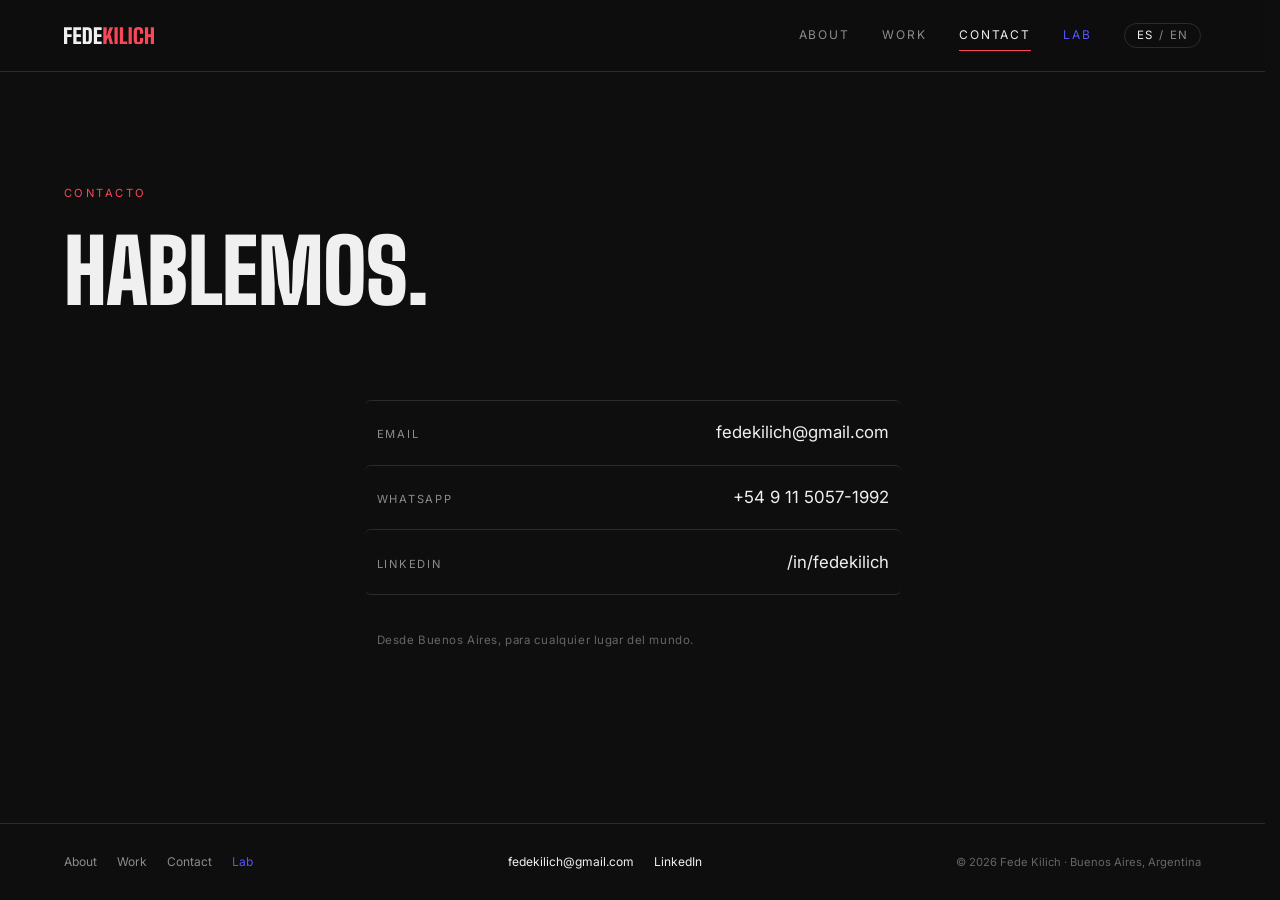
<file: contact.html>
<!DOCTYPE html>
<html lang="es">
<head>
<meta charset="utf-8">
<meta name="viewport" content="width=device-width, initial-scale=1">
<meta name="robots" content="noindex, nofollow">
<title data-i18n="pagina.contact.title">Contact - Fede Kilich</title>
<meta name="description" data-i18n-content="pagina.contact.description" content="Contacto de Fede Kilich, Design Lead en Buenos Aires.">

<link rel="preconnect" href="https://fonts.googleapis.com">
<link rel="preconnect" href="https://fonts.gstatic.com" crossorigin>
<link href="https://fonts.googleapis.com/css2?family=Big+Shoulders+Display:wght@700;900&amp;family=Inter:wght@400;500;600;800&amp;display=swap" rel="stylesheet">

<link rel="modulepreload" href="assets/js/site.js">
<link rel="modulepreload" href="data/i18n.js">
<link rel="modulepreload" href="data/strings.js">

<link rel="stylesheet" href="assets/css/base.css">
<link rel="stylesheet" href="assets/css/contact.css">
</head>
<body>

<a class="skip-link" href="#main" data-i18n="nav.skip">Saltar al contenido</a>

<header class="site-header">
  <div class="shell site-header__inner">
    <a class="wordmark" href="index.html" aria-label="Fede Kilich">
      <svg class="wordmark__logo" viewBox="0 0 1420.87 277.71" aria-hidden="true" focusable="false">
        <path class="wordmark__ink" d="M0,274.32V3.39h123.28v44.7H50.8v66.04h69.09v44.71H50.8v115.48H0Z"/>
        <path class="wordmark__ink" d="M146.64,274.32V3.39h123.28v44.7h-72.47v66.04h69.08v44.71h-69.08v70.78h72.47v44.7H146.64Z"/>
        <path class="wordmark__ink" d="M295.83,274.32V3.39h71.8q38.1,0,55.11,16.17t17.7,53.25q.51,23.54.68,44.71.16,21.17,0,42.33-.17,21.17-.68,44.71-.68,37.25-17.7,53.51-17.01,16.25-55.12,16.25H295.83ZM346.63,229.62h21q10.66,0,16.25-4.91,5.59-4.91,5.76-14.06.51-18.11.76-36.07.25-17.94.25-35.89,0-17.95-.25-35.99-.25-18.03-.76-35.98-.17-8.97-5.67-13.8-5.51-4.83-16.34-4.83h-21V229.62Z"/>
        <path class="wordmark__ink" d="M471.08,274.32V3.39h123.28v44.7h-72.47v66.04h69.08v44.71h-69.08v70.78h72.47v44.7H471.08Z"/>
        <path class="wordmark__accent" d="M620.27,274.32V3.39h54.18l-.67,65.7-6.1,60.62h12.19l16.26-60.62,24.38-65.7h55.54l-45.04,111.42,47.08,159.51h-51.48l-30.65-107.86-23.88,46.73v61.13H620.27Z"/>
        <path class="wordmark__accent" d="M797.05,274.32V3.39h50.8v270.93H797.05Z"/>
        <path class="wordmark__accent" d="M881.03,274.32V3.39h50.8v226.23h66.72v44.7H881.03Z"/>
        <path class="wordmark__accent" d="M1019.55,274.32V3.39h50.8v270.93H1019.55Z"/>
        <path class="wordmark__accent" d="M1175.5,277.71q-39.11,0-56.38-15.75t-18.12-52.32q-.17-18.63-.43-36.16-.25-17.52-.25-34.71,0-17.18.25-34.88.26-17.69.43-36.49.5-34.72,18.45-51.06Q1137.4,0,1175.5,0q37.43,0,54.95,16.51,17.53,16.51,18.55,51.22.16,5.59.17,12.11,0,6.52-.17,13.04-.18,6.52-.34,12.11h-50.8q.16-6.26.34-13.29.16-7.03.16-14.06,0-7.02-.16-13.29-.18-12.36-5.59-17.7-5.42-5.33-17.11-5.33-12.19,0-17.78,5.33-5.58,5.34-5.92,17.7-.51,18.63-.76,37.34-.26,18.71-.26,37.17,0,18.45.26,37,.25,18.54.76,37.16.33,12.37,5.92,17.87,5.59,5.5,17.78,5.5,12.36,0,17.95-5.5,5.59-5.5,6.1-17.87.34-7.27.42-13.54.09-6.26,0-12.79-.08-6.51-.42-13.97h50.8q.34,8.13.34,18.46,0,10.33-.34,18.46-1.02,36.57-18.29,52.32Q1214.79,277.71,1175.5,277.71Z"/>
        <path class="wordmark__accent" d="M1277.61,274.32V3.39h50.8v110.74h41.66V3.39h50.8v270.93h-50.8v-115.48h-41.66v115.48H1277.61Z"/>
      </svg>
    </a>
    <nav class="site-nav" data-i18n-aria-label="nav.primary" aria-label="Navegación principal">
      <a class="site-nav__link" href="about.html" data-i18n="nav.about">About</a>
      <a class="site-nav__link" href="all-work.html" data-i18n="nav.work">Work</a>
      <a class="site-nav__link" href="contact.html" aria-current="page" data-i18n="nav.contact">Contact</a>
      <a class="site-nav__link site-nav__link--lab" href="lab.html" data-text="lab" data-i18n="nav.lab">lab</a>
      <button type="button" class="lang-toggle" data-i18n-aria-label="nav.langLabel" aria-label="Cambiar idioma a inglés">
        <span class="lang-toggle__opt is-active" data-lang="es">ES</span>
        <span aria-hidden="true">/</span>
        <span class="lang-toggle__opt" data-lang="en">EN</span>
      </button>
    </nav>
  </div>
</header>

<main id="main">

  <section class="shell page-hero">
    <span class="eyebrow page-hero__eyebrow" data-i18n="contact.eyebrow">Contacto</span>
    <h1 class="display page-hero__title" data-i18n="contact.title">Hablemos.</h1>
  </section>

  <section class="shell shell--narrow contact">
    <div class="contact__list">
      <!-- Click-to-copy, no mailto (PRD §5.6) -->
      <button type="button" class="contact__row" id="copy-email" data-i18n-aria-label="contact.copyHint" aria-label="Click para copiar el email">
        <span class="contact__label">
          <span data-i18n="contact.emailLabel">Email</span>
          <span class="contact__hint" aria-hidden="true" data-i18n="contact.hintCopy">· Copiar</span>
          <span class="contact__status" id="copy-status" role="status" aria-live="polite"></span>
        </span>
        <span class="contact__value" id="email-value">fedekilich@gmail.com</span>
      </button>

      <a class="contact__row" href="https://wa.me/5491150571992" target="_blank" rel="noopener">
        <span class="contact__label">
          <span data-i18n="contact.whatsappLabel">WhatsApp</span>
          <span class="contact__hint" aria-hidden="true"><span data-i18n="contact.hintWhatsapp">· Abrir chat</span> ↗</span>
        </span>
        <span class="contact__value">+54 9 11 5057-1992</span>
      </a>

      <a class="contact__row contact__row--last" href="https://www.linkedin.com/in/fedekilich" target="_blank" rel="noopener">
        <span class="contact__label">
          <span data-i18n="contact.linkedinLabel">LinkedIn</span>
          <span class="contact__hint" aria-hidden="true"><span data-i18n="contact.hintLinkedin">· Ver perfil</span> ↗</span>
        </span>
        <span class="contact__value">/in/fedekilich</span>
      </a>
    </div>

    <p class="contact__based" data-i18n="contact.based">Desde Buenos Aires, para cualquier lugar del mundo.</p>
  </section>

</main>

<footer class="site-footer">
  <div class="shell site-footer__inner">
    <nav class="site-footer__nav" data-i18n-aria-label="nav.footer" aria-label="Navegación del pie">
      <a href="about.html" data-i18n="nav.about">About</a>
      <a href="all-work.html" data-i18n="nav.work">Work</a>
      <a href="contact.html" data-i18n="nav.contact">Contact</a>
      <a class="is-lab" href="lab.html">Lab</a>
    </nav>
    <div class="site-footer__links">
      <a href="contact.html">fedekilich@gmail.com</a>
      <a href="https://www.linkedin.com/in/fedekilich" target="_blank" rel="noopener">LinkedIn</a>
    </div>
    <span class="site-footer__meta">
      <span data-i18n="footer.rights">© 2026 Fede Kilich</span> ·
      <span data-i18n="footer.location">Buenos Aires, Argentina</span>
    </span>
  </div>
</footer>

<script type="module" src="assets/js/contact.js"></script>
</body>
</html>
</file>
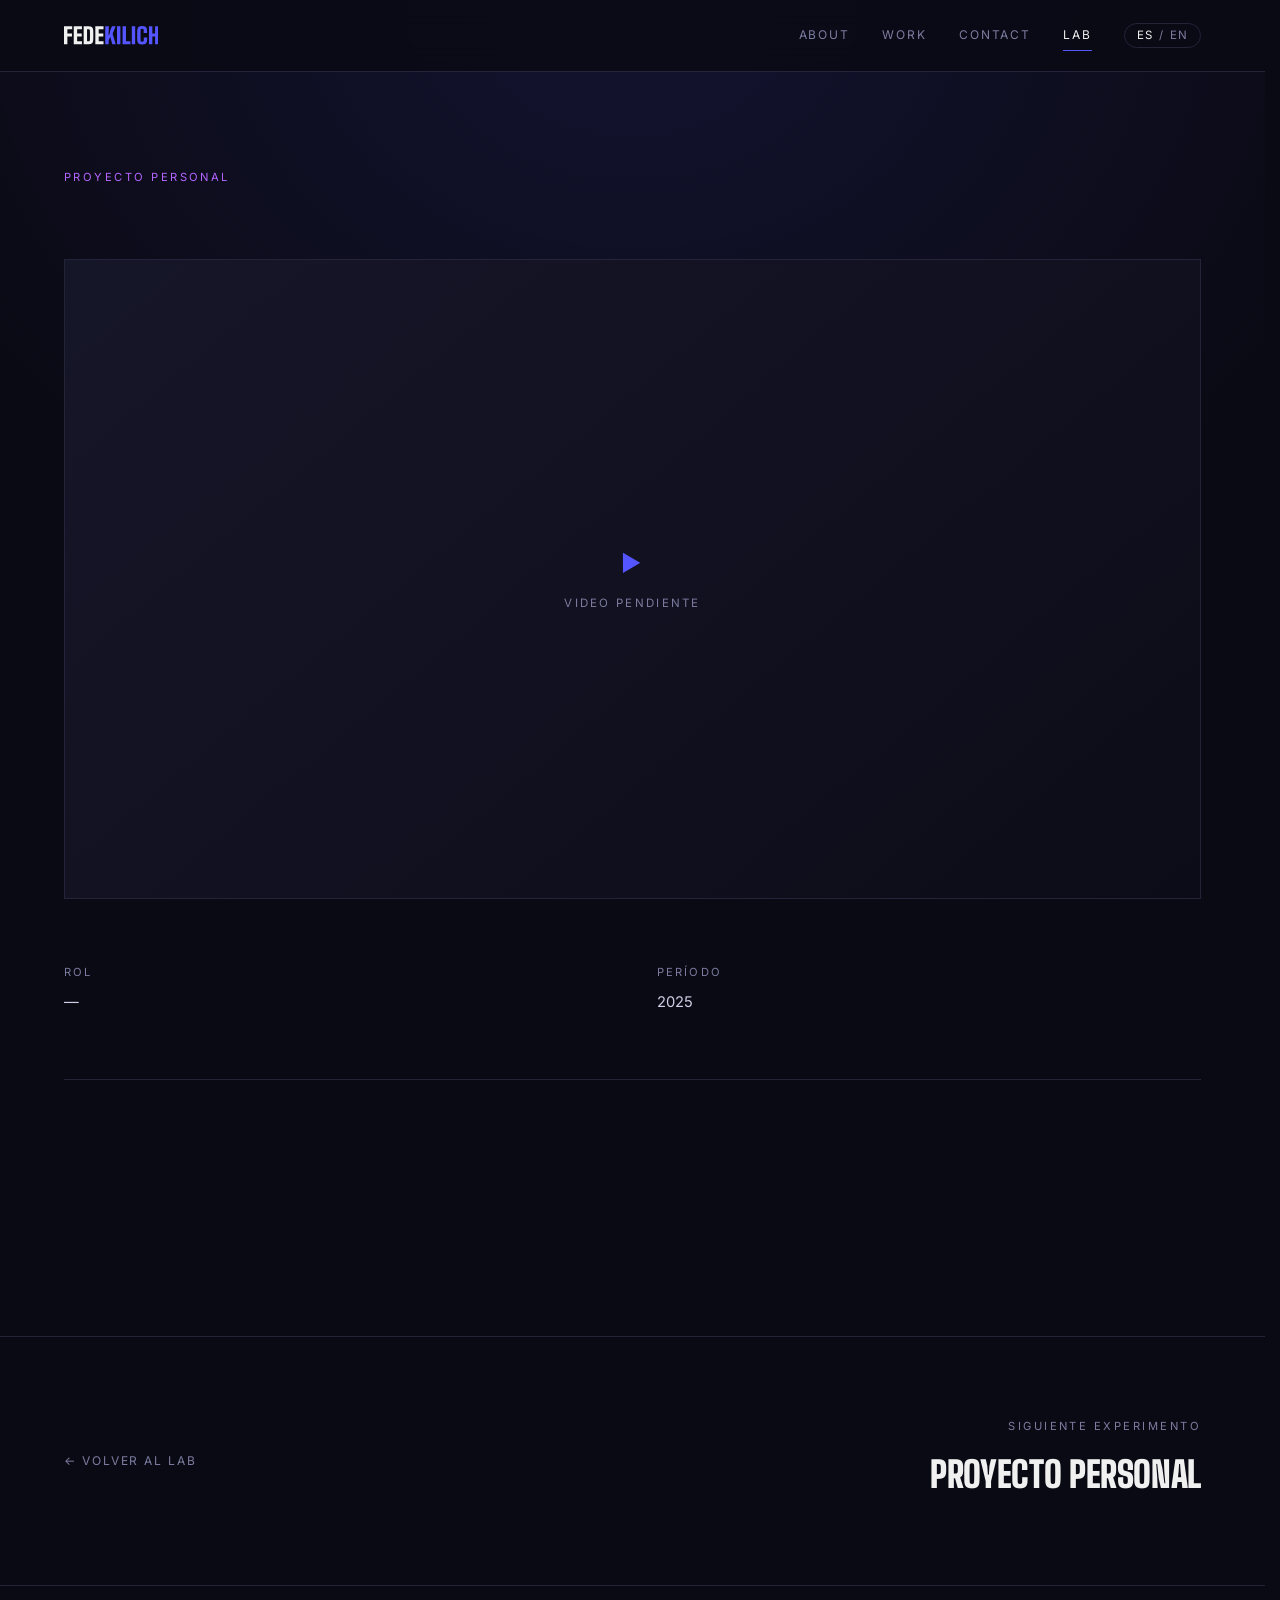
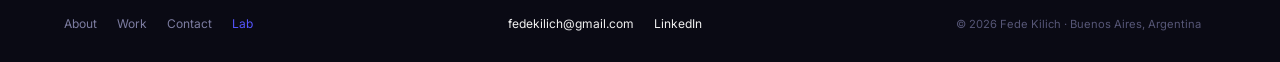
<file: lab-work.html>
<!DOCTYPE html>
<html lang="es">
<head>
<meta charset="utf-8">
<meta name="viewport" content="width=device-width, initial-scale=1">
<meta name="robots" content="noindex, nofollow">
<title data-i18n="pagina.lab-work.title">Lab - Fede Kilich</title>
<meta name="description" data-i18n-content="pagina.lab-work.description" content="Experimento del Lab de Fede Kilich.">

<link rel="preconnect" href="https://fonts.googleapis.com">
<link rel="preconnect" href="https://fonts.gstatic.com" crossorigin>
<link href="https://fonts.googleapis.com/css2?family=Big+Shoulders+Display:wght@700;900&amp;family=Inter:wght@400;500;600;800&amp;display=swap" rel="stylesheet">

<link rel="modulepreload" href="assets/js/site.js">
<link rel="modulepreload" href="data/i18n.js">
<link rel="modulepreload" href="data/strings.js">
<link rel="modulepreload" href="assets/js/ui.js">

<link rel="stylesheet" href="assets/css/base.css">
<link rel="stylesheet" href="assets/css/detail.css">
<link rel="stylesheet" href="assets/css/lab.css">
</head>
<body class="theme-lab">

<a class="skip-link" href="#main" data-i18n="nav.skip">Saltar al contenido</a>

<header class="site-header">
  <div class="shell site-header__inner">
    <a class="wordmark" href="index.html" aria-label="Fede Kilich">
      <svg class="wordmark__logo" viewBox="0 0 1420.87 277.71" aria-hidden="true" focusable="false">
        <path class="wordmark__ink" d="M0,274.32V3.39h123.28v44.7H50.8v66.04h69.09v44.71H50.8v115.48H0Z"/>
        <path class="wordmark__ink" d="M146.64,274.32V3.39h123.28v44.7h-72.47v66.04h69.08v44.71h-69.08v70.78h72.47v44.7H146.64Z"/>
        <path class="wordmark__ink" d="M295.83,274.32V3.39h71.8q38.1,0,55.11,16.17t17.7,53.25q.51,23.54.68,44.71.16,21.17,0,42.33-.17,21.17-.68,44.71-.68,37.25-17.7,53.51-17.01,16.25-55.12,16.25H295.83ZM346.63,229.62h21q10.66,0,16.25-4.91,5.59-4.91,5.76-14.06.51-18.11.76-36.07.25-17.94.25-35.89,0-17.95-.25-35.99-.25-18.03-.76-35.98-.17-8.97-5.67-13.8-5.51-4.83-16.34-4.83h-21V229.62Z"/>
        <path class="wordmark__ink" d="M471.08,274.32V3.39h123.28v44.7h-72.47v66.04h69.08v44.71h-69.08v70.78h72.47v44.7H471.08Z"/>
        <path class="wordmark__accent" d="M620.27,274.32V3.39h54.18l-.67,65.7-6.1,60.62h12.19l16.26-60.62,24.38-65.7h55.54l-45.04,111.42,47.08,159.51h-51.48l-30.65-107.86-23.88,46.73v61.13H620.27Z"/>
        <path class="wordmark__accent" d="M797.05,274.32V3.39h50.8v270.93H797.05Z"/>
        <path class="wordmark__accent" d="M881.03,274.32V3.39h50.8v226.23h66.72v44.7H881.03Z"/>
        <path class="wordmark__accent" d="M1019.55,274.32V3.39h50.8v270.93H1019.55Z"/>
        <path class="wordmark__accent" d="M1175.5,277.71q-39.11,0-56.38-15.75t-18.12-52.32q-.17-18.63-.43-36.16-.25-17.52-.25-34.71,0-17.18.25-34.88.26-17.69.43-36.49.5-34.72,18.45-51.06Q1137.4,0,1175.5,0q37.43,0,54.95,16.51,17.53,16.51,18.55,51.22.16,5.59.17,12.11,0,6.52-.17,13.04-.18,6.52-.34,12.11h-50.8q.16-6.26.34-13.29.16-7.03.16-14.06,0-7.02-.16-13.29-.18-12.36-5.59-17.7-5.42-5.33-17.11-5.33-12.19,0-17.78,5.33-5.58,5.34-5.92,17.7-.51,18.63-.76,37.34-.26,18.71-.26,37.17,0,18.45.26,37,.25,18.54.76,37.16.33,12.37,5.92,17.87,5.59,5.5,17.78,5.5,12.36,0,17.95-5.5,5.59-5.5,6.1-17.87.34-7.27.42-13.54.09-6.26,0-12.79-.08-6.51-.42-13.97h50.8q.34,8.13.34,18.46,0,10.33-.34,18.46-1.02,36.57-18.29,52.32Q1214.79,277.71,1175.5,277.71Z"/>
        <path class="wordmark__accent" d="M1277.61,274.32V3.39h50.8v110.74h41.66V3.39h50.8v270.93h-50.8v-115.48h-41.66v115.48H1277.61Z"/>
      </svg>
    </a>
    <nav class="site-nav" data-i18n-aria-label="nav.primary" aria-label="Navegación principal">
      <a class="site-nav__link" href="about.html" data-i18n="nav.about">About</a>
      <a class="site-nav__link" href="all-work.html" data-i18n="nav.work">Work</a>
      <a class="site-nav__link" href="contact.html" data-i18n="nav.contact">Contact</a>
      <a class="site-nav__link site-nav__link--lab" href="lab.html" aria-current="page" data-text="lab" data-i18n="nav.lab">lab</a>
      <button type="button" class="lang-toggle" data-i18n-aria-label="nav.langLabel" aria-label="Cambiar idioma a inglés">
        <span class="lang-toggle__opt is-active" data-lang="es">ES</span>
        <span aria-hidden="true">/</span>
        <span class="lang-toggle__opt" data-lang="en">EN</span>
      </button>
    </nav>
  </div>
</header>

<main id="main">

  <!-- El experimento se resuelve desde ?item=<id> en assets/js/lab-work.js -->
  <div class="shell not-found" id="not-found" hidden>
    <h1 class="display not-found__title" data-i18n="lab.notFound">No encontramos ese experimento.</h1>
    <a class="btn-ghost" href="lab.html">
      <span data-i18n="lab.notFoundCta">Volver al lab</span><span aria-hidden="true">→</span>
    </a>
  </div>

  <article id="item" hidden>
    <header class="shell detail__head">
      <span class="eyebrow detail__client" id="item-client"></span>
      <h1 class="display detail__title" id="item-title"></h1>
      <p class="detail__line" id="item-line"></p>
    </header>

    <div class="shell detail__cover" id="item-cover"></div>

    <div class="shell">
      <dl class="detail__facts">
        <div>
          <dt data-i18n="work.role">Rol</dt>
          <dd id="fact-role">—</dd>
        </div>
        <div>
          <dt data-i18n="work.period">Período</dt>
          <dd id="fact-period">—</dd>
        </div>
      </dl>
    </div>

    <div class="shell detail__narrative">
      <p id="item-narrative"></p>
    </div>

    <div class="shell detail__gallery" id="item-gallery"></div>

    <nav class="shell detail__nav" data-i18n-aria-label="lab.title" aria-label="Lab">
      <a class="detail__back" href="lab.html">← <span data-i18n="lab.back">Volver al lab</span></a>
      <a class="detail__next" id="item-next" href="#">
        <span class="detail__next-label" data-i18n="lab.next">Siguiente experimento</span>
        <strong class="detail__next-title" id="item-next-title"></strong>
      </a>
    </nav>
  </article>

</main>

<footer class="site-footer">
  <div class="shell site-footer__inner">
    <nav class="site-footer__nav" data-i18n-aria-label="nav.footer" aria-label="Navegación del pie">
      <a href="about.html" data-i18n="nav.about">About</a>
      <a href="all-work.html" data-i18n="nav.work">Work</a>
      <a href="contact.html" data-i18n="nav.contact">Contact</a>
      <a class="is-lab" href="lab.html">Lab</a>
    </nav>
    <div class="site-footer__links">
      <a href="contact.html">fedekilich@gmail.com</a>
      <a href="https://www.linkedin.com/in/fedekilich" target="_blank" rel="noopener">LinkedIn</a>
    </div>
    <span class="site-footer__meta">
      <span data-i18n="footer.rights">© 2026 Fede Kilich</span> ·
      <span data-i18n="footer.location">Buenos Aires, Argentina</span>
    </span>
  </div>
</footer>

<script type="module" src="assets/js/lab-work.js"></script>
</body>
</html>
</file>
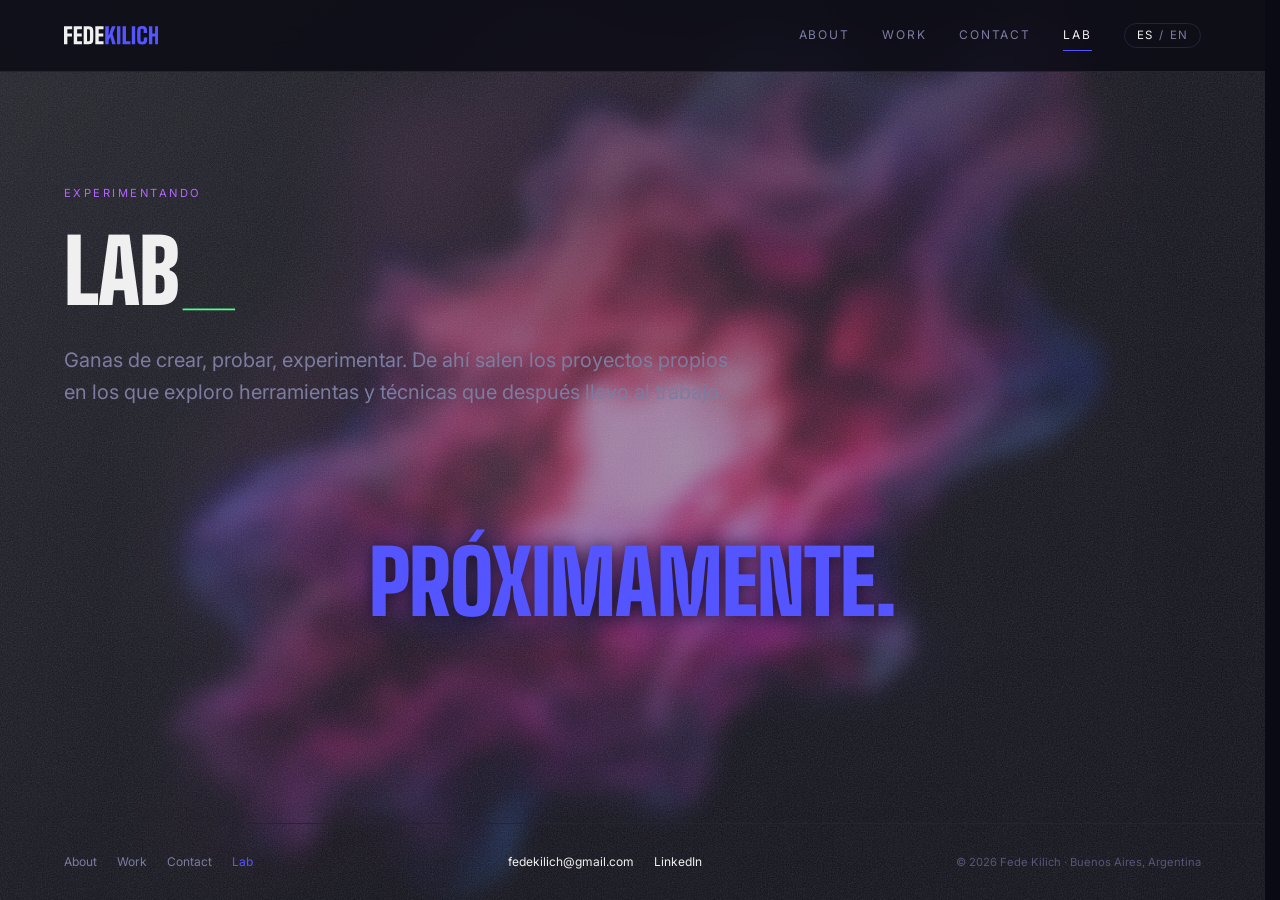
<file: lab.html>
<!DOCTYPE html>
<html lang="es">
<head>
<meta charset="utf-8">
<meta name="viewport" content="width=device-width, initial-scale=1">
<meta name="robots" content="noindex, nofollow">
<title data-i18n="pagina.lab.title">Lab - Fede Kilich</title>
<meta name="description" data-i18n-content="pagina.lab.description" content="Proyectos propios de Fede Kilich para explorar herramientas y técnicas de diseño.">

<link rel="preconnect" href="https://fonts.googleapis.com">
<link rel="preconnect" href="https://fonts.gstatic.com" crossorigin>
<link href="https://fonts.googleapis.com/css2?family=Big+Shoulders+Display:wght@700;900&amp;family=Inter:wght@400;500;600;800&amp;display=swap" rel="stylesheet">

<link rel="modulepreload" href="assets/js/site.js">
<link rel="modulepreload" href="data/i18n.js">
<link rel="modulepreload" href="data/strings.js">
<link rel="modulepreload" href="assets/js/ui.js">
<link rel="modulepreload" href="assets/js/lab-glitch.js">

<link rel="stylesheet" href="assets/css/base.css">
<link rel="stylesheet" href="assets/css/lab.css">
</head>
<body class="theme-lab">

<div class="lab-cut" aria-hidden="true"></div>

<a class="skip-link" href="#main" data-i18n="nav.skip">Saltar al contenido</a>

<!-- .lab-stage: lo que el glitch clona y oculta durante la transición -->
<div class="lab-stage">

  <!-- Fondo de toda la página: el mismo video del hero detrás de un vidrio
       esmerilado, con la misma lista de fuentes que index.html — 720 en
       teléfono, 1080 de ahí para arriba. Acá el cuadrado se recorta a lo
       ancho de la ventana, así que el de 1080 llega mucho menos estirado. -->
  <!-- El esmerilado de verdad: un ruido alimenta un feDisplacementMap que
       desplaza la imagen de forma irregular ANTES de desenfocarla. Es lo que
       hace una superficie rugosa: no esparce parejo, ondula. Un blur solo
       simula una lente fuera de foco, que es otra cosa. -->
  <svg class="lab-filtros" aria-hidden="true" focusable="false" width="0" height="0">
    <filter id="esmerilado" color-interpolation-filters="sRGB"
            x="-8%" y="-8%" width="116%" height="116%">
      <feTurbulence type="fractalNoise" baseFrequency="0.09" numOctaves="2" seed="11" result="ruido"/>
      <feDisplacementMap in="SourceGraphic" in2="ruido" scale="16"
                         xChannelSelector="R" yChannelSelector="G" result="roto"/>
      <feGaussianBlur in="roto" stdDeviation="5"/>
    </filter>

    <!-- Variante con dos escalas de rugosidad: fina y gruesa a la vez, como
         un esmerilado desparejo -->
    <filter id="esmerilado-dos-escalas" color-interpolation-filters="sRGB"
            x="-8%" y="-8%" width="116%" height="116%">
      <feTurbulence type="fractalNoise" baseFrequency="0.012 0.012" numOctaves="1" seed="5" result="grueso"/>
      <feDisplacementMap in="SourceGraphic" in2="grueso" scale="26"
                         xChannelSelector="R" yChannelSelector="G" result="ondulado"/>
      <feTurbulence type="fractalNoise" baseFrequency="0.14" numOctaves="2" seed="11" result="fino"/>
      <feDisplacementMap in="ondulado" in2="fino" scale="12"
                         xChannelSelector="R" yChannelSelector="G" result="roto"/>
      <!-- 9 y no 4.5: el desplazamiento esconde menos que el desenfoque,
           así el nivel de visión queda igualado al elegido (N2) -->
      <feGaussianBlur in="roto" stdDeviation="9"/>
    </filter>
  </svg>

  <div class="lab-bg" aria-hidden="true">
    <video class="lab-bg__video" autoplay muted loop playsinline preload="auto"
           disablepictureinpicture tabindex="-1"
           poster="assets/video/hero_masa_poster.webp">
      <source src="assets/video/hero_masa_720.webm"  type="video/webm" media="(max-width: 767px)">
      <source src="assets/video/hero_masa_720.mp4"   type="video/mp4"  media="(max-width: 767px)">
      <source src="assets/video/hero_masa_1080.webm" type="video/webm">
      <source src="assets/video/hero_masa_1080.mp4"  type="video/mp4">
    </video>
    <span class="lab-bg__glass"></span>
    <!-- Grano quieto: es lo que hace leer la superficie. Que no se mueva
         mientras el video sí lo hace es justamente lo que lo delata como
         vidrio y no como una imagen fuera de foco. -->
    <span class="lab-bg__grain"></span>
  </div>

<header class="site-header">
  <div class="shell site-header__inner">
    <a class="wordmark" href="index.html" aria-label="Fede Kilich">
      <svg class="wordmark__logo" viewBox="0 0 1420.87 277.71" aria-hidden="true" focusable="false">
        <path class="wordmark__ink" d="M0,274.32V3.39h123.28v44.7H50.8v66.04h69.09v44.71H50.8v115.48H0Z"/>
        <path class="wordmark__ink" d="M146.64,274.32V3.39h123.28v44.7h-72.47v66.04h69.08v44.71h-69.08v70.78h72.47v44.7H146.64Z"/>
        <path class="wordmark__ink" d="M295.83,274.32V3.39h71.8q38.1,0,55.11,16.17t17.7,53.25q.51,23.54.68,44.71.16,21.17,0,42.33-.17,21.17-.68,44.71-.68,37.25-17.7,53.51-17.01,16.25-55.12,16.25H295.83ZM346.63,229.62h21q10.66,0,16.25-4.91,5.59-4.91,5.76-14.06.51-18.11.76-36.07.25-17.94.25-35.89,0-17.95-.25-35.99-.25-18.03-.76-35.98-.17-8.97-5.67-13.8-5.51-4.83-16.34-4.83h-21V229.62Z"/>
        <path class="wordmark__ink" d="M471.08,274.32V3.39h123.28v44.7h-72.47v66.04h69.08v44.71h-69.08v70.78h72.47v44.7H471.08Z"/>
        <path class="wordmark__accent" d="M620.27,274.32V3.39h54.18l-.67,65.7-6.1,60.62h12.19l16.26-60.62,24.38-65.7h55.54l-45.04,111.42,47.08,159.51h-51.48l-30.65-107.86-23.88,46.73v61.13H620.27Z"/>
        <path class="wordmark__accent" d="M797.05,274.32V3.39h50.8v270.93H797.05Z"/>
        <path class="wordmark__accent" d="M881.03,274.32V3.39h50.8v226.23h66.72v44.7H881.03Z"/>
        <path class="wordmark__accent" d="M1019.55,274.32V3.39h50.8v270.93H1019.55Z"/>
        <path class="wordmark__accent" d="M1175.5,277.71q-39.11,0-56.38-15.75t-18.12-52.32q-.17-18.63-.43-36.16-.25-17.52-.25-34.71,0-17.18.25-34.88.26-17.69.43-36.49.5-34.72,18.45-51.06Q1137.4,0,1175.5,0q37.43,0,54.95,16.51,17.53,16.51,18.55,51.22.16,5.59.17,12.11,0,6.52-.17,13.04-.18,6.52-.34,12.11h-50.8q.16-6.26.34-13.29.16-7.03.16-14.06,0-7.02-.16-13.29-.18-12.36-5.59-17.7-5.42-5.33-17.11-5.33-12.19,0-17.78,5.33-5.58,5.34-5.92,17.7-.51,18.63-.76,37.34-.26,18.71-.26,37.17,0,18.45.26,37,.25,18.54.76,37.16.33,12.37,5.92,17.87,5.59,5.5,17.78,5.5,12.36,0,17.95-5.5,5.59-5.5,6.1-17.87.34-7.27.42-13.54.09-6.26,0-12.79-.08-6.51-.42-13.97h50.8q.34,8.13.34,18.46,0,10.33-.34,18.46-1.02,36.57-18.29,52.32Q1214.79,277.71,1175.5,277.71Z"/>
        <path class="wordmark__accent" d="M1277.61,274.32V3.39h50.8v110.74h41.66V3.39h50.8v270.93h-50.8v-115.48h-41.66v115.48H1277.61Z"/>
      </svg>
    </a>
    <nav class="site-nav" data-i18n-aria-label="nav.primary" aria-label="Navegación principal">
      <a class="site-nav__link" href="about.html" data-i18n="nav.about">About</a>
      <a class="site-nav__link" href="all-work.html" data-i18n="nav.work">Work</a>
      <a class="site-nav__link" href="contact.html" data-i18n="nav.contact">Contact</a>
      <a class="site-nav__link site-nav__link--lab" href="lab.html" aria-current="page" data-text="lab" data-i18n="nav.lab">lab</a>
      <button type="button" class="lang-toggle" data-i18n-aria-label="nav.langLabel" aria-label="Cambiar idioma a inglés">
        <span class="lang-toggle__opt is-active" data-lang="es">ES</span>
        <span aria-hidden="true">/</span>
        <span class="lang-toggle__opt" data-lang="en">EN</span>
      </button>
    </nav>
  </div>
</header>

<main id="main">

  <section class="shell page-hero">
    <span class="eyebrow page-hero__eyebrow lab-flicker" data-i18n="lab.eyebrow">Experimentando</span>
    <h1 class="display page-hero__title lab-flicker"><span data-i18n="lab.title">Lab</span><span class="lab-caret" aria-hidden="true">_</span></h1>
    <p class="page-hero__intro lab-flicker lab-flicker--late" data-i18n="lab.intro">Ganas de crear, probar, experimentar. De ahí salen los proyectos propios en los que exploro herramientas y técnicas que después llevo al trabajo.</p>
  </section>

  <!-- Mientras no haya experimentos cargados, en lugar de la grilla va el
       "Próximamente". Para devolver la grilla alcanza con reponer el markup
       de abajo: los datos siguen en data/lab.json y lab.js los sabe dibujar.
         <section class="shell lab-list">
           <div class="lab-grid" id="lab-items"></div>
         </section>
  -->
  <section class="shell lab-soon">
    <p class="lab-soon__label">
      <span class="lab-soon__word" data-i18n="lab.soon">Próximamente</span>
      <!-- Las copias del glitch viven acá, fuera del alcance de un lector de
           pantalla: el texto de verdad es el span de arriba. El data-text lo
           sincroniza assets/js/lab.js, que también lo actualiza al cambiar
           de idioma. -->
      <span class="lab-soon__glitch" aria-hidden="true"></span>
    </p>
  </section>

</main>

<footer class="site-footer">
  <div class="shell site-footer__inner">
    <nav class="site-footer__nav" data-i18n-aria-label="nav.footer" aria-label="Navegación del pie">
      <a href="about.html" data-i18n="nav.about">About</a>
      <a href="all-work.html" data-i18n="nav.work">Work</a>
      <a href="contact.html" data-i18n="nav.contact">Contact</a>
      <a class="is-lab" href="lab.html">Lab</a>
    </nav>
    <div class="site-footer__links">
      <a href="contact.html">fedekilich@gmail.com</a>
      <a href="https://www.linkedin.com/in/fedekilich" target="_blank" rel="noopener">LinkedIn</a>
    </div>
    <span class="site-footer__meta">
      <span data-i18n="footer.rights">© 2026 Fede Kilich</span> ·
      <span data-i18n="footer.location">Buenos Aires, Argentina</span>
    </span>
  </div>
</footer>

</div><!-- /.lab-stage -->

<script type="module" src="assets/js/lab.js"></script>
</body>
</html>
</file>
<file: assets/css/base.css>
/* ============================================================
   Fede Kilich — base
   Tokens, reset, tipografía, header y footer compartidos.
   ============================================================ */

:root {
  /* Paleta sitio principal */
  --bg: #0e0e0e;
  --surface: #161616;
  --line: #2b2b2b;
  --line-track: #23232a;
  --text: #f0f0f0;
  --text-soft: #cfcfcf;
  --muted: #8c8c8c;
  --muted-dim: #666;
  --accent: #fa4659;
  /* Acento de la sección Lab (mutación intencional) */
  --lab: #5555ff;

  --header-bg: rgba(14, 14, 14, 0.82);

  /* Fondo de los bloques de media todavía sin material real */
  --ph-bg:
    radial-gradient(120% 120% at 15% 0%, rgba(250, 70, 89, 0.22) 0%, transparent 55%),
    linear-gradient(140deg, #1a1a1a 0%, #0f0f0f 100%);

  --font-display: "Big Shoulders Display", "Arial Narrow", sans-serif;
  --font-body: "Inter", system-ui, -apple-system, "Segoe UI", sans-serif;

  /* Grilla del sitio */
  --shell-max: 1440px;
  --shell-pad: clamp(1.25rem, 5vw, 5rem);

  /* Escalas tipográficas recurrentes */
  --fs-display: clamp(1.9rem, 4.4vw, 3.5rem);
  --fs-section: clamp(1.4rem, 3vw, 1.9rem);
  --fs-nav: 0.75rem;
  --fs-eyebrow: 0.7rem;

  --ease-out: cubic-bezier(0.22, 1, 0.36, 1);
}

*,
*::before,
*::after { box-sizing: border-box; }

html {
  -webkit-text-size-adjust: 100%;
  /* La barra de scroll reserva su lugar siempre. Sin esto, pasar de una página
     que scrollea a una que no —o el momento en que llegan los datos y la página
     crece— cambia el ancho útil 15px y corre todo el contenido de costado. */
  scrollbar-gutter: stable;
}

body {
  margin: 0;
  background: var(--bg);
  color: var(--text);
  font-family: var(--font-body);
  font-size: 1rem;
  line-height: 1.7;
  /* clip y no hidden: contiene el desborde horizontal igual, pero no crea
     contenedor de scroll, que es lo que anula position:sticky adentro. */
  overflow-x: clip;
  -webkit-font-smoothing: antialiased;

  /* El footer queda abajo aunque la página sea corta */
  display: flex;
  flex-direction: column;
  min-height: 100vh;
}

main { flex: 1 0 auto; }

::selection { background: var(--accent); color: #fff; }

img, video { max-width: 100%; display: block; }

/* Una clase con display propio le gana a [hidden] si no forzamos */
[hidden] { display: none !important; }

/* Foco visible y consistente en todo lo interactivo */
:where(a, button, [tabindex]):focus-visible {
  outline: 2px solid var(--accent);
  outline-offset: 3px;
  border-radius: 2px;
}

.u-visually-hidden {
  position: absolute;
  width: 1px; height: 1px;
  padding: 0; margin: -1px;
  overflow: hidden;
  clip-path: inset(50%);
  white-space: nowrap;
}

/* Salto directo al contenido para navegación por teclado */
.skip-link {
  position: absolute;
  left: var(--shell-pad);
  top: -100%;
  z-index: 200;
  padding: 0.75rem 1.25rem;
  background: var(--accent);
  color: #fff;
  font-size: var(--fs-nav);
  text-transform: uppercase;
  letter-spacing: 0.16em;
  text-decoration: none;
}
.skip-link:focus-visible { top: 0.75rem; }

/* --- Contenedor de página ------------------------------------ */
.shell {
  width: 100%;
  max-width: var(--shell-max);
  margin-inline: auto;
  padding-inline: var(--shell-pad);
}

/* --- Tipografía compartida ----------------------------------- */
.display {
  font-family: var(--font-display);
  font-weight: 900;
  text-transform: uppercase;
  line-height: 1.1;
  letter-spacing: -0.01em;
  margin: 0;
}

.eyebrow {
  display: block;
  font-size: var(--fs-eyebrow);
  text-transform: uppercase;
  letter-spacing: 0.22em;
  color: var(--accent);
}

/* --- Header --------------------------------------------------- */
.site-header {
  position: sticky;
  top: 0;
  z-index: 100;
  min-height: 72px;
  display: flex;
  align-items: center;
  background: var(--header-bg);
  backdrop-filter: blur(14px);
  -webkit-backdrop-filter: blur(14px);
  border-bottom: 1px solid var(--line);
}

.site-header__inner {
  display: flex;
  align-items: center;
  justify-content: space-between;
  flex-wrap: wrap;
  gap: 0.75rem 1.5rem;
}

/* El logo va inline y no como <img> para que los colores salgan de las
   variables: en el Lab el acento es azul, y así KILICH lo sigue solo. Se mide
   en em para que el font-size del enlace lo siga escalando, como cuando era
   texto. */
.wordmark {
  display: inline-flex;
  font-size: 1rem;
  color: var(--text);
  text-decoration: none;
}
.wordmark__logo {
  display: block;
  height: 1.1em;
  width: auto;
}
.wordmark__ink { fill: currentColor; }
.wordmark__accent { fill: var(--accent); }

.site-nav {
  display: flex;
  align-items: center;
  gap: clamp(0.75rem, 2.5vw, 2.25rem);
  flex-wrap: wrap;
}

.site-nav__link {
  position: relative;
  padding-block: 0.35rem;
  font-size: var(--fs-nav);
  text-transform: uppercase;
  letter-spacing: 0.16em;
  color: var(--muted);
  text-decoration: none;
  transition: color 0.25s ease;
}

/* Subrayado de acento: entra desde la izquierda, sale hacia la derecha.
   El link a Lab queda afuera — sus dos pseudo son las copias del glitch, y su
   subrayado (azul, no magenta) se dibuja con background más abajo. */
.site-nav__link:not(.site-nav__link--lab)::after {
  content: "";
  position: absolute;
  left: 0;
  bottom: 0;
  width: 100%;
  height: 1px;
  background: var(--accent);
  transform: scaleX(0);
  transform-origin: right;
  transition: transform 0.35s var(--ease-out);
}

.site-nav__link:hover { color: var(--text); }
.site-nav__link[aria-current="page"] { color: var(--text); }

.site-nav__link:not(.site-nav__link--lab):hover::after,
.site-nav__link:not(.site-nav__link--lab)[aria-current="page"]::after {
  transform: scaleX(1);
  transform-origin: left;
}
/* ─── Item "Lab" del nav ──────────────────────────────────────────────────
   El subrayado se dibuja con background en vez de ::after, para dejar los dos
   pseudo-elementos libres: son las copias del glitch de hover.
   ---------------------------------------------------------------------- */
.site-nav__link--lab {
  color: var(--lab);
  background-image: linear-gradient(var(--lab), var(--lab));
  background-repeat: no-repeat;
  background-position: 100% 100%;
  background-size: 0 1px;
  transition: background-size 0.35s var(--ease-out), color 0.25s ease;
}
.site-nav__link--lab:hover {
  color: var(--lab);
  background-position: 0 100%;
  background-size: 100% 1px;
}

/* Glitch corto al entrar el hover — una sola pasada, 180ms.
   Se omite en touch (sin hover) y con prefers-reduced-motion. */
@media (hover: hover) and (pointer: fine) and (prefers-reduced-motion: no-preference) {
  .site-nav__link--lab::before,
  .site-nav__link--lab::after {
    content: "";
    position: absolute;
    left: 0;
    top: 0;
    padding-block: inherit;
    white-space: nowrap;
    pointer-events: none;
    opacity: 0;
  }

  /* El texto duplicado sólo existe mientras dura el hover: fuera de ahí no
     hay nada que un lector de pantalla pueda leer de más. */
  .site-nav__link--lab:hover::before,
  .site-nav__link--lab:hover::after { content: attr(data-text); }

  .site-nav__link--lab:hover { animation: lab-nav-shift 180ms steps(1, end) 1; }

  /* Canales fijos: el split tiene que leerse rojo/cian, no seguir al acento */
  .site-nav__link--lab:hover::before {
    color: #fa4659;
    animation: lab-nav-rojo 180ms steps(1, end) 1;
  }
  .site-nav__link--lab:hover::after {
    color: #4dffff;
    animation: lab-nav-cian 180ms steps(1, end) 1;
  }

  @keyframes lab-nav-shift {
    0%   { transform: translateX(0); }
    22%  { transform: translateX(3px); }
    44%  { transform: translateX(-2px); }
    66%  { transform: translateX(1px); }
    80%, 100% { transform: translateX(0); }
  }

  /* Las copias hacen RGB split y block displacement a la vez: cada una se
     recorta en una franja distinta del label y se corre para su lado. */
  @keyframes lab-nav-rojo {
    0%   { opacity: 0; transform: translateX(0); clip-path: inset(0 0 55% 0); }
    22%  { opacity: 0.9; transform: translateX(-2px); clip-path: inset(0 0 55% 0); }
    44%  { opacity: 0.9; transform: translateX(-4px); clip-path: inset(38% 0 22% 0); }
    66%  { opacity: 0.75; transform: translateX(-1px); clip-path: inset(0 0 62% 0); }
    80%, 100% { opacity: 0; transform: translateX(0); }
  }
  @keyframes lab-nav-cian {
    0%   { opacity: 0; transform: translateX(0); clip-path: inset(52% 0 0 0); }
    22%  { opacity: 0.9; transform: translateX(2px); clip-path: inset(52% 0 0 0); }
    44%  { opacity: 0.9; transform: translateX(4px); clip-path: inset(20% 0 45% 0); }
    66%  { opacity: 0.75; transform: translateX(1px); clip-path: inset(60% 0 0 0); }
    80%, 100% { opacity: 0; transform: translateX(0); }
  }
}

.lang-toggle {
  display: flex;
  align-items: center;
  gap: 0.35rem;
  font-family: var(--font-body);
  font-size: 0.72rem;
  letter-spacing: 0.1em;
  background: none;
  border: 1px solid var(--line);
  border-radius: 999px;
  padding: 0.3rem 0.75rem;
  color: var(--muted);
  cursor: pointer;
  transition: border-color 0.25s ease;
}
.lang-toggle:hover { border-color: var(--muted); }
.lang-toggle__opt { color: var(--muted); transition: color 0.25s ease; }
.lang-toggle__opt.is-active { color: var(--text); }

/* --- Footer --------------------------------------------------- */
.site-footer {
  border-top: 1px solid var(--line);
  padding-block: 1.75rem;
}

.site-footer__inner {
  display: flex;
  flex-wrap: wrap;
  align-items: baseline;
  justify-content: space-between;
  gap: 0.85rem 2rem;
}

.site-footer__nav,
.site-footer__links {
  display: flex;
  gap: 1.25rem;
  flex-wrap: wrap;
}

.site-footer a {
  font-size: var(--fs-nav);
  text-decoration: none;
  transition: color 0.25s ease;
}
.site-footer__nav a { color: var(--muted); }
.site-footer__nav a:hover { color: var(--text); }
.site-footer__nav a.is-lab { color: var(--lab); }
.site-footer__links a { color: var(--text); }
.site-footer__links a:hover { color: var(--accent); }

.site-footer__meta {
  font-size: var(--fs-eyebrow);
  color: var(--muted-dim);
}

/* --- Botón / link de acción ----------------------------------- */
.btn-ghost {
  display: inline-flex;
  align-items: center;
  gap: 0.7rem;
  font-family: var(--font-body);
  font-size: 0.78rem;
  text-transform: uppercase;
  letter-spacing: 0.16em;
  padding: 0.95rem 1.6rem;
  border: 1px solid var(--line);
  color: var(--text);
  text-decoration: none;
  background: none;
  cursor: pointer;
  transition: border-color 0.25s ease, background 0.25s ease;
}
.btn-ghost:hover {
  border-color: var(--accent);
  background: var(--surface);
}

/* --- Preferencia de movimiento reducido ----------------------- */
@media (prefers-reduced-motion: reduce) {
  *,
  *::before,
  *::after {
    animation-duration: 0.001ms !important;
    animation-iteration-count: 1 !important;
    transition-duration: 0.001ms !important;
    scroll-behavior: auto !important;
  }
}

/* ============================================================
   Componentes compartidos entre páginas
   ============================================================ */

/* --- Encabezado de página (eyebrow + título + intro) ---------- */
.page-hero { padding-top: clamp(3rem, 9vw, 7rem); }
.page-hero__eyebrow { margin-bottom: 1.25rem; }
.page-hero__title { font-size: clamp(2.25rem, 7vw, 5.5rem); }
.page-hero__intro {
  max-width: 52ch;
  margin: 1.5rem 0 0;
  font-size: clamp(1rem, 1.6vw, 1.25rem);
  color: var(--muted);
  line-height: 1.6;
}

/* --- Placeholder de media (hasta cargar imágenes/videos reales) */
.media-ph {
  position: relative;
  overflow: hidden;
  background: var(--surface);
  border: 1px solid var(--line);
  transition: border-color 0.3s ease;
}
.media-ph__inner {
  position: relative;
  width: 100%;
  height: 100%;
  display: grid;
  place-items: center;
  background: var(--ph-bg);
}
.media-ph__label {
  position: relative;
  z-index: 1;
  text-align: center;
  padding: 1.5rem;
  font-size: 0.72rem;
  letter-spacing: 0.2em;
  text-transform: uppercase;
  color: var(--muted);
}
.media-ph__name {
  display: block;
  font-family: var(--font-display);
  font-weight: 900;
  font-size: clamp(1.1rem, 2.4vw, 2rem);
  letter-spacing: -0.02em;
  color: rgba(240, 240, 240, 0.55);
  margin-bottom: 0.5rem;
  text-transform: none;
}

/* Variante con imagen real: mismo marco, la foto llena el cuadro */
.media-ph--foto .media-ph__img {
  display: block;
  width: 100%;
  height: 100%;
  object-fit: cover;
}

/* --- Card de caso (Home y All Works) -------------------------- */
.case-grid {
  display: grid;
  gap: clamp(2rem, 5vw, 4.5rem);
  grid-template-columns: repeat(auto-fit, minmax(280px, 1fr));
}

.case-card {
  display: block;
  position: relative;
  text-decoration: none;
  color: inherit;
}
.case-card__media { aspect-ratio: 4 / 3; }
.case-card:hover .media-ph { border-color: var(--accent); }
.case-card:hover .case-card__title { color: var(--accent); }

.case-card__meta {
  display: flex;
  align-items: baseline;
  justify-content: space-between;
  gap: 1rem;
  margin-top: 1.25rem;
}
.case-card__client {
  font-size: 0.72rem;
  letter-spacing: 0.14em;
  text-transform: uppercase;
  color: var(--muted);
}
.case-card__title {
  font-family: var(--font-display);
  font-weight: 900;
  text-transform: uppercase;
  letter-spacing: -0.01em;
  font-size: clamp(1.4rem, 2.6vw, 2.25rem);
  margin: 0.35rem 0 0;
  transition: color 0.25s ease;
}
.case-card__line {
  font-size: 0.85rem;
  color: var(--muted);
  margin: 0.5rem 0 0;
  max-width: 46ch;
}
.case-card__index {
  font-size: var(--fs-eyebrow);
  letter-spacing: 0.2em;
  color: var(--muted);
  font-variant-numeric: tabular-nums;
}

.tag-list {
  display: flex;
  flex-wrap: wrap;
  gap: 0.5rem;
  margin: 1rem 0 0;
  list-style: none;
  padding: 0;
}
.tag {
  font-size: 0.66rem;
  letter-spacing: 0.14em;
  text-transform: uppercase;
  color: var(--muted);
  border: 1px solid var(--line);
  padding: 0.3rem 0.7rem;
  border-radius: 999px;
}

/* --- Estado "no encontrado" (work.html / lab-work.html) ------- */
.not-found {
  padding-top: 6rem;
  text-align: center;
}
.not-found__title {
  font-size: clamp(1.75rem, 4vw, 3rem);
  margin: 0;
}
.not-found .btn-ghost { margin-top: 2rem; }

/* Variante angosta del contenedor (Contact) */
.shell--narrow { max-width: 40rem; }
</file>
<file: assets/css/home.css>
/* ============================================================
   Fede Kilich — Home
   ============================================================ */

/* --- Hero ----------------------------------------------------- */
/* El 100vw de .hero__media desborda unos px por el hueco de la barra de
   scroll. `clip` lo recorta sin crear contexto de apilamiento — con
   `hidden` o un `overflow` que scrollee, el mix-blend-mode se rompe. */
main { overflow-x: clip; }

.hero {
  position: relative;
  min-height: 100svh;
  display: grid;
  grid-template-columns: minmax(0, 1fr);
  align-items: center;
  padding-top: clamp(1.5rem, 4vw, 2.5rem);
  padding-bottom: clamp(3rem, 8vw, 6rem);
}

/* El texto no se estira a todo el ancho ahora que no hay segunda columna:
   queda sobre el negro de la izquierda y le deja la derecha a la masa. */
.hero__copy {
  position: relative;
  z-index: 1;
  max-width: min(100%, 34rem);
}

/* Capa del video: ocupa todo el ancho de la ventana, no solo el .shell.
   `mix-blend-mode: screen` hace desaparecer el negro del video contra el
   --bg de la página. Para que funcione, ningún ancestro hasta <body> puede
   crear contexto de apilamiento (transform, filter, opacity < 1,
   isolation, will-change, o z-index en un ancestro posicionado). */
.hero__media {
  position: absolute;
  inset-block: 0;
  left: 50%;
  width: 100vw;
  transform: translateX(-50%);
  overflow: hidden;
  pointer-events: none;
  z-index: 0;
  mix-blend-mode: screen;
  opacity: 0;
  animation: fadeIn 1.4s var(--ease-out) 0.3s forwards;
}

.hero__video {
  position: absolute;
  top: 50%;
  right: 3vw;                  /* masa corrida a la derecha */
  height: min(88.4%, 52.7vw);  /* 15% menos que el tamaño original (104% / 62vw) */
  width: auto;
  max-width: none;             /* base.css limita video a max-width: 100% */
  aspect-ratio: 1;
  transform: translateY(-50%);
  object-fit: contain;
}

@keyframes fadeIn {
  from { opacity: 0; }
  to   { opacity: 1; }
}

.hero__role {
  display: block;
  margin-bottom: clamp(1.25rem, 3vw, 1.75rem);
  font-size: var(--fs-eyebrow);
  text-transform: uppercase;
  letter-spacing: 0.22em;
  color: var(--muted);
  opacity: 0;
  animation: fadeUp 0.9s var(--ease-out) 0.1s forwards;
}

.hero__title {
  line-height: 0.9;
  font-size: clamp(2.75rem, 9vw, 7rem);
  margin: 0 0 clamp(1.5rem, 3.5vw, 2.25rem);
}

/* Firma visual: una franja de acento barre y revela cada línea del nombre,
   como un corte de edición de video. Un solo uso en todo el sitio. */
.hero__line {
  display: block;
  position: relative;
  overflow: hidden;
}

.hero__word {
  display: block;
  clip-path: inset(0 -0.1em 0 0);
  animation: wipeText 1.1s var(--ease-out) forwards;
}
.hero__word--accent { color: var(--accent); }

.hero__bar {
  position: absolute;
  inset: 0;
  background: var(--accent);
  transform: scaleX(0);
  transform-origin: right;
  animation: wipeBar 1.1s var(--ease-out) forwards;
}

.hero__line:nth-child(2) .hero__word,
.hero__line:nth-child(2) .hero__bar { animation-delay: 0.14s; }

.hero__intro {
  max-width: 40ch;
  margin: 0 0 clamp(1.75rem, 4vw, 2.5rem);
  font-size: clamp(1rem, 1.4vw, 1.15rem);
  color: var(--muted);
  line-height: 1.6;
  opacity: 0;
  animation: fadeUp 0.9s var(--ease-out) 0.9s forwards;
}

.hero__scroll {
  display: inline-flex;
  align-items: center;
  gap: 0.75rem;
  font-size: var(--fs-eyebrow);
  letter-spacing: 0.22em;
  text-transform: uppercase;
  color: var(--muted);
  text-decoration: none;
  opacity: 0;
  animation: fadeUp 0.9s var(--ease-out) 1.1s forwards;
  transition: color 0.25s ease;
}
.hero__scroll:hover { color: var(--text); }

.hero__cue {
  width: 44px;
  height: 1px;
  background-image: linear-gradient(90deg, var(--accent) 0 40%, transparent 40%);
  background-size: 200% 100%;
  background-repeat: no-repeat;
  animation: scrollCue 2.2s linear infinite;
}

@keyframes wipeBar {
  0%   { transform: scaleX(0); transform-origin: left; }
  46%  { transform: scaleX(1); transform-origin: left; }
  54%  { transform: scaleX(1); transform-origin: right; }
  100% { transform: scaleX(0); transform-origin: right; }
}

@keyframes wipeText {
  0%, 46% { clip-path: inset(0 100% 0 0); }
  100%    { clip-path: inset(0 -0.1em 0 0); }
}

@keyframes fadeUp {
  from { opacity: 0; transform: translateY(16px); }
  to   { opacity: 1; transform: none; }
}

@keyframes scrollCue {
  from { background-position: -60% 0; }
  to   { background-position: 160% 0; }
}

/* --- Casos destacados ----------------------------------------- */
.work-section { padding-block: clamp(4rem, 10vw, 9rem); }

.work-section__head {
  display: flex;
  flex-wrap: wrap;
  align-items: baseline;
  justify-content: space-between;
  gap: 1.5rem;
  margin-bottom: clamp(2.5rem, 6vw, 4.5rem);
  padding-bottom: 1.5rem;
  border-bottom: 1px solid var(--line);
}

.work-section__eyebrow { margin-bottom: 0.5rem; }

.work-section__title { font-size: clamp(1.75rem, 4vw, 3rem); }

.work-section__all {
  font-size: var(--fs-nav);
  text-transform: uppercase;
  letter-spacing: 0.16em;
  color: var(--muted);
  text-decoration: none;
  transition: color 0.25s ease;
}
.work-section__all:hover { color: var(--text); }

/* Home usa cards más anchas que All Works */
.case-grid--home { grid-template-columns: repeat(auto-fit, minmax(320px, 1fr)); }

.work-section__cta {
  display: flex;
  justify-content: center;
  margin-top: clamp(3rem, 7vw, 5rem);
}

/* --- Hero apilado (hasta 1199px) ------------------------------ */
/* Abajo de 1200px el texto ocupa demasiado del ancho y la masa se le viene
   encima. En vez de achicarla hasta que no se vea, se apila: la masa arriba
   y el texto abajo, sobre negro. El alto manda sobre el ancho (min con svh)
   para que la masa nunca empuje al texto fuera de pantalla. */
@media (max-width: 1199px) {
  .hero {
    /* El texto arranca pasada la mitad de la pantalla: la masa se queda con
       la mitad de arriba y el nombre entra limpio abajo. Lo que sobra sigue
       hacia abajo y se scrollea, a proposito.
       El header mide 72px y ya empuja al hero, asi que se descuenta. */
    min-height: calc(100svh - 72px);
    align-items: start;
    padding-top: calc(50svh - 72px);
    padding-bottom: clamp(2.5rem, 6vw, 4rem);
  }

  .hero__copy { max-width: min(100%, 40rem); }

  /* En vertical el nombre es lo que tiene que pesar: que ocupe ~70% del
     ancho util en vez del 30% que daba el minimo del clamp general.
     El tope de 8rem evita que se dispare en las pantallas mas anchas
     de este rango, donde ya no es un celular. */
  .hero__title { font-size: min(27.5vw, 8rem); }

  .hero__video {
    top: 0;
    right: 50%;
    transform: translateX(50%);
    width: auto;
    height: min(118vw, 54svh);
    opacity: 0.75;
  }
}

/* El barrido y los fundidos son decorativos: se apagan si molestan */
@media (prefers-reduced-motion: reduce) {
  .hero__role,
  .hero__intro,
  .hero__scroll { opacity: 1; }
  .hero__media { opacity: 1; animation: none; }
  .hero__bar { display: none; }
  .hero__word { clip-path: none; }
  .hero__cue { background-position: 0 0; }
}
</file>
<file: assets/css/about.css>
/* ============================================================
   Fede Kilich — About
   ============================================================ */

/* --- Intro: foto + titular ----------------------------------- */
.about-intro {
  padding-top: clamp(1.8rem, 5.4vw, 4.2rem);   /* 40% menos que el 3/9/7 original */
  display: grid;
  grid-template-columns: repeat(auto-fit, minmax(240px, 1fr));
  gap: clamp(2rem, 5vw, 3.5rem);
  align-items: center;
}

/* Sin filete y sin --surface: la foto se funde con la pagina en vez de vivir
   dentro de un recuadro. El negro del archivo ya viene igualado al --bg, asi
   que no hace falta mezclar nada: el fondo es solo el color de espera
   mientras la imagen carga. */
.about-photo {
  aspect-ratio: 4 / 5;
  width: 89.25%;              /* 85% + 5%; la proporcion la mantiene el aspect-ratio */
  position: relative;
  overflow: hidden;
  background: var(--bg);
}

/* La foto ya viene recortada en 4:5, igual que el recuadro: object-fit la deja
   entrar sin deformarse si algún día se cambia una de las dos proporciones. */
.about-photo__img {
  width: 100%;
  height: 100%;
  object-fit: cover;
  object-position: 50% 38%;
}

.about-intro__eyebrow { margin-bottom: 1.25rem; }

.about-intro__title {
  font-size: var(--fs-display);
  max-width: 16ch;
}

.about-intro__meta {
  display: flex;
  justify-content: space-between;
  align-items: baseline;
  gap: 1.5rem;
  margin-top: clamp(1.75rem, 4vw, 2.5rem);
  border-top: 1px solid var(--line);
  padding-top: 1.25rem;
}

/* El rol creció a «Design Lead · Brand, Motion & IA» y en el teléfono empujaba
   al nombre a cortarse en dos líneas. El nombre no se parte. */
.about-intro__name {
  font-size: 0.9rem;
  color: var(--muted);
  white-space: nowrap;
}

.about-intro__role {
  font-size: var(--fs-nav);
  letter-spacing: 0.1em;
  text-transform: uppercase;
  color: var(--muted);
  text-align: right;
}

/* --- Narrativa ------------------------------------------------ */
.about-story { padding-block: clamp(4rem, 10vw, 9rem); }

.about-story p { color: var(--text-soft); }

/* El texto va corrido, en una sola columna de medida de lectura: salió la
   frase destacada que ocupaba la columna de al lado. */
.about-story__lead { max-width: 62ch; }
.about-story__lead p { margin: 0 0 1.4em; }
.about-story__lead p:last-child { margin-bottom: 0; }

/* El borde del revelado del texto. Registrarlo como <percentage> es lo que
   permite animarlo: una custom property sin tipo no interpola, salta. */
@property --revelado {
  syntax: "<percentage>";
  inherits: false;
  initial-value: 0%;
}

/* --- Recorrido (timeline) ------------------------------------- */
.about-path { padding-block: clamp(4rem, 10vw, 9rem); }

.about-path__title {
  margin-bottom: clamp(2rem, 5vw, 3rem);
  font-size: var(--fs-section);
  line-height: 1;
  color: var(--text);
}

.timeline {
  position: relative;
  /* Progreso de la línea de acento, actualizado por about.js al scrollear */
  --fill: 0%;
}

.timeline__track,
.timeline__fill {
  position: absolute;
  left: 50%;
  transform: translateX(-50%);
  width: 2px;
  z-index: 1;
}
.timeline__track { top: 0; bottom: 0; background: var(--line-track); }
.timeline__fill { top: 0; height: var(--fill); background: var(--accent); }

/* --- Año gigante de fondo ------------------------------------- */
/* Queda pegado a media altura mientras la sección pasa por delante. Vive en
   una caja de alto 0 para no empujar ni un pixel del layout, y el número
   desborda hacia arriba y abajo centrado sobre esa línea. */
.timeline__year {
  position: sticky;
  top: 42vh;
  z-index: 0;
  height: 0;
  display: flex;
  justify-content: center;
  pointer-events: none;
  opacity: 0;
  transition: opacity 0.6s var(--ease-out);
}
.timeline__year.is-on { opacity: 0.075; }

.timeline__year-num {
  font-family: var(--font-display);
  font-weight: 900;
  font-size: clamp(7rem, 22vw, 18rem);
  line-height: 0.78;
  letter-spacing: -0.03em;
  color: var(--text);
  /* Sin tabular-nums los dígitos cambian de ancho y el número bailotea
     mientras incrementa */
  font-variant-numeric: tabular-nums;
  white-space: nowrap;
  transform: translateY(-50%);
}
/* Cuando en vez de un año muestra la palabra de un período abierto. Es más
   chica que el número porque tiene el doble de caracteres, pero no tanto: el
   salto de tamaño al llegar a "presente" se notaba de más. */
.timeline__year-num.is-word {
  font-size: clamp(4.4rem, 16vw, 13rem);
  letter-spacing: -0.01em;
}

.timeline__rows { position: relative; z-index: 2; }

.tl-row {
  position: relative;
  display: grid;
  grid-template-columns: 1fr 44px 1fr;
  grid-template-rows: auto auto auto;
  column-gap: clamp(1.25rem, 3vw, 2.5rem);
  padding-block: clamp(1.5rem, 3.5vw, 2.5rem);
  opacity: 0;
  transition:
    opacity 0.7s var(--ease-out),
    transform 0.7s var(--ease-out);
}

.tl-row--left { transform: translateX(-28px); }
.tl-row--right { transform: translateX(28px); }
.tl-row.is-visible { opacity: 1; transform: translateX(0); }

.tl-row__period,
.tl-row__heading,
.tl-row__body { grid-column: 3; text-align: left; }

.tl-row--left .tl-row__period,
.tl-row--left .tl-row__heading,
.tl-row--left .tl-row__body { grid-column: 1; text-align: right; }

.tl-row__period {
  grid-row: 1;
  display: block;
  font-size: var(--fs-eyebrow);
  letter-spacing: 0.2em;
  text-transform: uppercase;
  color: var(--muted);
  font-variant-numeric: tabular-nums;
  margin-bottom: 0.6rem;
}

.tl-row__heading {
  grid-row: 2;
  margin: 0;
  font-family: var(--font-display);
  font-weight: 900;
  text-transform: uppercase;
  font-size: clamp(1.1rem, 2.2vw, 1.6rem);
  letter-spacing: -0.01em;
  line-height: 1.1;
  transition: color 0.4s var(--ease-out);
}
/* El hito que se está leyendo se tiñe de acento, igual que su punto */
.tl-row.is-active .tl-row__heading { color: var(--accent); }

/* Ya no hay botón: el título es texto y la descripción la abre el scroll */
.tl-row__static {
  display: flex;
  align-items: baseline;
  gap: 1rem;
  width: 100%;
  color: inherit;
  justify-content: flex-start;
}
.tl-row--left .tl-row__static { justify-content: flex-end; }

.tl-row__body { grid-row: 3; }

/* Cargo del hito: va enfrentado al nombre, del otro lado de la línea, y
   aparece y se va con el detalle. Así el zigzag usa los dos lados sin que el
   hito apagado muestre más que período, nombre y teaser. */
.tl-row__role {
  grid-row: 2;
  grid-column: 1;
  text-align: right;
  align-self: center;
  margin: 0;
  font-size: 0.85rem;
  font-weight: 700;
  letter-spacing: 0.08em;
  text-transform: uppercase;
  color: var(--text);
  opacity: 0;
  transform: translateY(8px);
  transition:
    opacity 0.9s var(--ease-texto),
    transform 0.9s var(--ease-texto);
}
.tl-row--left .tl-row__role { grid-column: 3; text-align: left; }
.tl-row.is-active .tl-row__role { opacity: 1; transform: none; }

.tl-row__teaser {
  margin: 0.7rem 0 0;
  font-size: 0.9rem;
  color: var(--muted);
}

/* El panel nunca se saca del flujo: ocupa siempre su lugar y lo único que
   cruza es la opacidad con un desplazamiento corto. Animar la altura movería
   la página debajo del dedo justo mientras se lee. */
/* El --ease-out del sitio (0.22, 1, 0.36, 1) mete el 95% del recorrido en los
   primeros 100ms: perfecto para que un control responda, pero deja la entrada
   de un párrafo en seco y no da tiempo a que el barrido se lea. Para el texto
   va una curva que reparte el movimiento a lo largo de toda la duración. */
.tl-row__panel {
  --ease-texto: cubic-bezier(0.25, 0.46, 0.45, 0.94);
  margin-top: 1.1rem;
  opacity: 0;
  transform: translateY(14px);
  /* El desenfoque hace que el texto entre como enfocando, en vez de
     simplemente aclararse */
  filter: blur(6px);
  /* Y la máscara lo revela de arriba hacia abajo con un borde blando, que
     es lo que le da el orden de lectura a la entrada */
  --revelado: 0%;
  -webkit-mask-image: linear-gradient(
    to bottom,
    #000 calc(var(--revelado) - 28%),
    transparent var(--revelado)
  );
  mask-image: linear-gradient(
    to bottom,
    #000 calc(var(--revelado) - 28%),
    transparent var(--revelado)
  );
  transition:
    opacity 1.2s var(--ease-texto),
    transform 1.4s var(--ease-texto),
    filter 1.2s var(--ease-texto),
    --revelado 1.7s var(--ease-texto);
}
.tl-row.is-active .tl-row__panel {
  opacity: 1;
  transform: none;
  filter: blur(0);
  /* 128 y no 100: el borde blando de la máscara termina de salir por abajo */
  --revelado: 128%;
}

.tl-row__panel p {
  font-size: 0.92rem;
  margin: 0 0 1em;
  color: var(--text-soft);
}
.tl-row__panel p:last-child { margin-bottom: 0; }

.tl-row__dot {
  grid-column: 2;
  grid-row: 2;
  justify-self: center;
  align-self: center;
  width: 12px;
  height: 12px;
  border-radius: 50%;
  background: var(--bg);
  border: 2px solid var(--muted);
  transition: background 0.3s ease, border-color 0.3s ease;
}
.tl-row__dot.is-lit { background: var(--accent); border-color: var(--accent); }

.about-path__cta { margin-top: clamp(2.5rem, 6vw, 4rem); }

/* --- Timeline en una sola columna ----------------------------- */
@media (max-width: 680px) {
  .timeline__track,
  .timeline__fill { left: 18px; transform: none; }

  .tl-row { grid-template-columns: 36px 1fr; }

  .tl-row--left,
  .tl-row--right { transform: translateX(16px); }
  .tl-row.is-visible { transform: translateX(0); }

  .tl-row__period,
  .tl-row__heading,
  .tl-row__body,
  .tl-row--left .tl-row__period,
  .tl-row--left .tl-row__heading,
  .tl-row--left .tl-row__body { grid-column: 2; text-align: left; }

  .tl-row--left .tl-row__static { justify-content: flex-start; }

  /* Sin otro lado donde ponerlo, el cargo baja debajo del nombre y queda
     siempre visible, como el detalle */
  .tl-row__role,
  .tl-row--left .tl-row__role {
    grid-column: 2;
    grid-row: 3;
    text-align: left;
    margin-top: 0.45rem;
    opacity: 1;
    transform: none;
    transition: none;
  }
  .tl-row__body { grid-row: 4; }

  .tl-row__dot { grid-column: 1; }

  /* En el teléfono entra un hito por pantalla, así que el cruce no se llega
     a percibir y en cambio deja huecos grandes donde está el texto apagado.
     Acá las descripciones quedan todas a la vista: la coreografía del scroll
     la sostienen el punto encendido, el título en acento y el año. */
  .tl-row__panel {
    opacity: 1;
    transform: none;
    filter: none;
    -webkit-mask-image: none;
    mask-image: none;
    transition: none;
  }

  /* El año pasa a ser textura: más grande y más tenue, para que no compita
     con el texto que ahora le cruza por encima a todo lo ancho */
  .timeline__year.is-on { opacity: 0.05; }
  .timeline__year-num { font-size: clamp(8rem, 44vw, 14rem); }
  .timeline__year-num.is-word { font-size: clamp(3.8rem, 26vw, 8.5rem); }
}

/* Sin animación si el usuario pidió menos movimiento: todas las
   descripciones quedan abiertas y el año no interpola */
.timeline--estatico .tl-row__panel {
  opacity: 1;
  transform: none;
  filter: none;
  -webkit-mask-image: none;
  mask-image: none;
  transition: none;
}

@media (prefers-reduced-motion: reduce) {
  .tl-row,
  .tl-row--left,
  .tl-row--right { opacity: 1; transform: none; }

  .tl-row__panel {
    opacity: 1;
    transform: none;
    filter: none;
    -webkit-mask-image: none;
    mask-image: none;
    transition: none;
  }

  .tl-row__heading { transition: none; }
  .timeline__year { transition: none; }
}
</file>
<file: assets/css/admin.css>
/* ==========================================================================
   Admin panel — herramienta local de gestión de casos.
   Estilo deliberadamente neutro: no replica la estética del sitio público.
   Prioridad: leer rápido y no equivocarse al tocar.
   ========================================================================== */

:root {
  --bg: #f4f6f8;
  --panel: #ffffff;
  --texto: #16191d;
  --muted: #5f6b7a;
  --borde: #d6dbe2;
  --borde-fuerte: #b4bcc7;
  --primario: #2563eb;
  --primario-hover: #1d4ed8;
  --peligro: #dc2626;
  --ok: #15803d;
  --aviso: #b45309;
  --destacado: #7c3aed;
  --radio: 6px;
  --sombra: 0 1px 2px rgba(16, 24, 40, 0.06);
}

*, *::before, *::after { box-sizing: border-box; margin: 0; padding: 0; }

body {
  background: var(--bg);
  color: var(--texto);
  font-family: -apple-system, BlinkMacSystemFont, "Segoe UI", Roboto, Helvetica, Arial, sans-serif;
  font-size: 14px;
  line-height: 1.5;
  -webkit-font-smoothing: antialiased;
}

button, input, textarea { font: inherit; color: inherit; }
:focus-visible { outline: 2px solid var(--primario); outline-offset: 2px; }
code { font-family: ui-monospace, "SF Mono", Menlo, monospace; font-size: 0.92em; }

/* ─── Barra superior ─── */
.barra {
  position: sticky; top: 0; z-index: 20;
  display: flex; flex-wrap: wrap; align-items: center; gap: 10px;
  padding: 12px 20px;
  background: var(--panel); border-bottom: 1px solid var(--borde);
}
.barra h1 { font-size: 15px; font-weight: 600; margin-right: 8px; }
.barra .sep { margin-left: auto; }

.btn {
  display: inline-flex; align-items: center; gap: 6px;
  padding: 7px 12px; border: 1px solid var(--borde-fuerte); border-radius: var(--radio);
  background: var(--panel); color: var(--texto); cursor: pointer;
  font-size: 13px; font-weight: 500; box-shadow: var(--sombra);
  transition: background 0.15s, border-color 0.15s, opacity 0.15s;
}
.btn:hover:not(:disabled) { background: #f0f3f7; }
.btn:disabled { opacity: 0.45; cursor: not-allowed; box-shadow: none; }
.btn--primario { background: var(--primario); border-color: var(--primario); color: #fff; }
.btn--primario:hover:not(:disabled) { background: var(--primario-hover); border-color: var(--primario-hover); }
.btn--peligro { color: var(--peligro); border-color: #f0c2c2; }
.btn--peligro:hover:not(:disabled) { background: #fef2f2; }
.btn--sm { padding: 4px 8px; font-size: 12px; }

.estado { font-size: 13px; color: var(--muted); }
.estado.ok { color: var(--ok); font-weight: 500; }
.estado.error { color: var(--peligro); font-weight: 500; }
.estado.sucio { color: var(--aviso); font-weight: 500; }

/* ─── Aviso de compatibilidad ─── */
.aviso {
  margin: 16px 20px 0; padding: 12px 14px;
  background: #fffbeb; border: 1px solid #fde68a; border-left: 3px solid var(--aviso);
  border-radius: var(--radio); font-size: 13px; color: #4a3a12; line-height: 1.6;
}
.aviso strong { font-weight: 600; }
.aviso.error { background: #fef2f2; border-color: #fecaca; border-left-color: var(--peligro); color: #7f1d1d; }

/* ─── Layout ─── */
.layout {
  display: grid; grid-template-columns: 330px minmax(0, 1fr);
  gap: 16px; padding: 16px 20px 48px; align-items: start;
}
@media (max-width: 940px) { .layout { grid-template-columns: 1fr; } }

.panel {
  background: var(--panel); border: 1px solid var(--borde);
  border-radius: var(--radio); box-shadow: var(--sombra);
}
.panel__cabecera {
  display: flex; align-items: center; justify-content: space-between; gap: 8px;
  padding: 12px 14px; border-bottom: 1px solid var(--borde);
}
.panel__cabecera h2 {
  font-size: 12px; font-weight: 600; text-transform: uppercase;
  letter-spacing: 0.05em; color: var(--muted);
}

/* ─── Lista de casos ─── */
.lista { padding: 8px; }
.lista__vacia { padding: 24px 14px; color: var(--muted); text-align: center; }

.caso {
  display: grid; grid-template-columns: auto 48px minmax(0, 1fr) auto;
  gap: 10px; align-items: center;
  width: 100%; padding: 8px; margin-bottom: 4px; text-align: left;
  background: none; border: 1px solid transparent; border-radius: var(--radio);
  cursor: pointer;
}
.caso:hover { background: #f3f6fa; }
.caso.activo { border-color: var(--primario); background: #eff5ff; }
.caso.arrastrando { opacity: 0.4; }
.caso.destino { border-top: 2px solid var(--primario); }

.caso__asa { color: var(--borde-fuerte); cursor: grab; padding: 0 2px; line-height: 1; font-size: 15px; }
.caso__asa:active { cursor: grabbing; }

.caso__thumb {
  width: 48px; aspect-ratio: 1; border-radius: 4px; overflow: hidden;
  background: #e8ecf1; display: grid; place-items: center;
  font-size: 10px; color: var(--muted);
}
.caso__thumb img { width: 100%; height: 100%; object-fit: cover; }

.caso__titulo { font-weight: 500; overflow: hidden; text-overflow: ellipsis; white-space: nowrap; }
.caso__sub { font-size: 12px; color: var(--muted); overflow: hidden; text-overflow: ellipsis; white-space: nowrap; }

.pastilla {
  font-size: 11px; font-weight: 500; padding: 2px 7px; border-radius: 999px;
  border: 1px solid var(--borde); color: var(--muted); white-space: nowrap;
}
.pastilla.destacado { color: var(--destacado); border-color: #ddd0f7; background: #f6f2ff; }

/* ─── Editor ─── */
.editor { padding: 18px 20px 24px; }
.editor__vacio { color: var(--muted); padding: 40px 0; text-align: center; }
.editor__titulo { font-size: 19px; font-weight: 600; }
.editor__id { font-size: 12px; color: var(--muted); margin-bottom: 20px; }

fieldset { border: 0; margin-bottom: 24px; }
legend {
  display: flex; align-items: center; gap: 8px;
  width: 100%; padding-bottom: 8px; margin-bottom: 14px;
  border-bottom: 1px solid var(--borde);
  font-size: 12px; font-weight: 600; text-transform: uppercase;
  letter-spacing: 0.05em; color: var(--muted);
}

.campo { margin-bottom: 14px; }
.campo label { display: block; font-size: 12px; font-weight: 500; color: var(--muted); margin-bottom: 5px; }
.campo input[type="text"], .campo input[type="number"], .campo textarea {
  width: 100%; padding: 8px 10px;
  background: var(--panel); border: 1px solid var(--borde-fuerte); border-radius: var(--radio);
}
.campo input:focus, .campo textarea:focus {
  border-color: var(--primario); outline: none; box-shadow: 0 0 0 3px rgba(37, 99, 235, 0.12);
}
.campo textarea { min-height: 150px; resize: vertical; line-height: 1.6; }
.campo .ayuda { display: block; margin-top: 5px; font-size: 12px; color: var(--muted); }

.dos { display: grid; grid-template-columns: 1fr 1fr; gap: 14px; }
@media (max-width: 700px) { .dos { grid-template-columns: 1fr; } }

.idioma {
  display: inline-block; font-size: 10px; font-weight: 700; letter-spacing: 0.06em;
  color: var(--muted); background: #eef1f5; border-radius: 3px; padding: 1px 5px; margin-right: 6px;
}

/* Interruptor de destacado */
.switch { display: inline-flex; align-items: center; gap: 10px; cursor: pointer; }
.switch input {
  appearance: none; width: 38px; height: 22px; border-radius: 999px;
  background: var(--borde-fuerte); position: relative; cursor: pointer; transition: background 0.15s;
  flex-shrink: 0;
}
.switch input::after {
  content: ''; position: absolute; top: 3px; left: 3px; width: 16px; height: 16px;
  border-radius: 50%; background: #fff; transition: transform 0.15s;
}
.switch input:checked { background: var(--destacado); }
.switch input:checked::after { transform: translateX(16px); }

/* ─── Media ─── */
.media-grid { display: grid; grid-template-columns: repeat(auto-fill, minmax(200px, 1fr)); gap: 12px; }
.media-card { border: 1px solid var(--borde); border-radius: var(--radio); padding: 8px; background: #fafbfc; }
.media-card__vista {
  aspect-ratio: 16 / 10; border-radius: 4px; overflow: hidden; margin-bottom: 8px;
  background: #e8ecf1; display: grid; place-items: center;
}
.media-card__vista img, .media-card__vista video { width: 100%; height: 100%; object-fit: cover; }
.media-card__vista span { font-size: 11px; color: var(--muted); }
.media-card__fila { display: flex; align-items: center; justify-content: space-between; gap: 6px; }
.media-card__tipo { font-size: 11px; color: var(--muted); overflow: hidden; text-overflow: ellipsis; white-space: nowrap; }
.media-card__acciones { display: flex; gap: 4px; flex-shrink: 0; }
.media-card input[type="text"] {
  width: 100%; margin-top: 7px; padding: 5px 7px; font-size: 12px;
  border: 1px solid var(--borde); border-radius: 4px; background: var(--panel);
}

.nuevo {
  border: 1px dashed var(--borde-fuerte); border-radius: var(--radio);
  padding: 18px; text-align: center; color: var(--muted); font-size: 13px; cursor: pointer;
  background: #fafbfc; transition: border-color 0.15s, background 0.15s, color 0.15s;
}
.nuevo:hover, .nuevo.encima { border-color: var(--primario); color: var(--primario); background: #eff5ff; }

.pendiente {
  font-size: 11px; font-weight: 500; text-transform: none; letter-spacing: 0;
  color: var(--muted); background: #eef1f5; border-radius: 3px; padding: 2px 6px;
}

.acciones {
  display: flex; flex-wrap: wrap; gap: 10px; align-items: center;
  padding-top: 16px; border-top: 1px solid var(--borde);
}

/* ─── Portada del caso ─── */
.portada { display: grid; grid-template-columns: 260px minmax(0, 1fr); gap: 14px; align-items: start; }
@media (max-width: 700px) { .portada { grid-template-columns: 1fr; } }

.portada__vista {
  aspect-ratio: 16 / 10; border: 1px dashed var(--borde-fuerte); border-radius: var(--radio);
  overflow: hidden; background: #fafbfc; display: grid; place-items: center;
  font-size: 12px; color: var(--muted); transition: border-color 0.15s, background 0.15s;
}
.portada__vista img { width: 100%; height: 100%; object-fit: cover; }
.portada__vista.encima { border-color: var(--primario); background: #eff5ff; }
.portada__lado { padding-top: 2px; }

/* ─── Tags del caso ─── */
.tags { display: flex; flex-wrap: wrap; gap: 6px; }
.tag-check {
  display: inline-flex; align-items: center; gap: 7px; margin: 0; cursor: pointer;
  border: 1px solid var(--borde); border-radius: 999px; padding: 5px 11px 5px 9px;
  background: var(--panel); font-size: 13px; font-weight: 400; color: var(--texto);
  transition: border-color 0.15s, background 0.15s;
}
.tag-check:hover { border-color: var(--borde-fuerte); }
.tag-check input { accent-color: var(--primario); cursor: pointer; margin: 0; }
.tag-check:has(input:checked) { border-color: var(--primario); background: #eff5ff; }
</file>
<file: assets/css/all-work.css>
/* ============================================================
   Fede Kilich — All Works
   ============================================================ */

.all-work { padding-block: clamp(4rem, 10vw, 9rem); }

.filters {
  display: flex;
  flex-wrap: wrap;
  gap: 0.6rem;
  margin-bottom: clamp(2rem, 5vw, 3.5rem);
}

.filter {
  font-family: var(--font-body);
  font-size: var(--fs-eyebrow);
  letter-spacing: 0.14em;
  text-transform: uppercase;
  color: var(--muted);
  background: none;
  border: 1px solid var(--line);
  border-radius: 999px;
  padding: 0.45rem 0.9rem;
  cursor: pointer;
  transition: color 0.25s ease, background 0.25s ease, border-color 0.25s ease;
}
.filter:hover { color: var(--text); border-color: var(--muted); }

.filter[aria-pressed="true"] {
  color: var(--bg);
  background: var(--text);
  border-color: var(--text);
}

.all-work__empty {
  color: var(--muted);
  font-size: 0.9rem;
}
.all-work__empty[hidden] { display: none; }
</file>
<file: assets/css/contact.css>
/* ============================================================
   Fede Kilich — Contact
   ============================================================ */

.contact { padding-block: clamp(3rem, 7vw, 5rem); }

.contact__list {
  display: flex;
  flex-direction: column;
}

/* Email, WhatsApp y LinkedIn comparten la misma fila: label a la izquierda, valor a la derecha */
.contact__row {
  display: flex;
  justify-content: space-between;
  align-items: baseline;
  gap: 1rem;
  padding: 1.1rem 0.75rem;
  margin-inline: -0.75rem;
  width: calc(100% + 1.5rem);
  border: 0;
  border-top: 1px solid var(--line);
  background: none;
  text-align: left;
  text-decoration: none;
  border-radius: 6px;
  /* El <button> del email no hereda tipografía: el navegador le pone su
     propia font-size y line-height: normal, y la fila quedaba 9 px más baja
     que las dos que son <a>. Heredando las tres, miden igual. */
  font-family: var(--font-body);
  font-size: inherit;
  line-height: inherit;
  transition: background 0.2s ease;
}
.contact__row:hover { background: var(--surface); }
.contact__row--last { border-bottom: 1px solid var(--line); }

button.contact__row { cursor: pointer; }

.contact__label {
  display: flex;
  align-items: baseline;
  gap: 0.5rem;
  font-size: var(--fs-eyebrow);
  letter-spacing: 0.16em;
  text-transform: uppercase;
  color: var(--muted);
}

.contact__value {
  font-size: clamp(0.9rem, 1.6vw, 1.05rem);
  color: var(--text);
}

/* Acción de cada fila (Copiar / Abrir chat / Ver perfil): aparece en hover o foco
   de teclado. En pantallas táctiles no se muestra: no hay hover. */
.contact__hint {
  color: var(--accent);
  opacity: 0;
  transition: opacity 0.2s ease;
  white-space: nowrap;
}
@media (hover: hover) {
  .contact__row:hover .contact__hint { opacity: 1; }
}
.contact__row:focus-visible .contact__hint { opacity: 1; }
/* Mientras se ve "· Copiado", se oculta "· Copiar" para no duplicar */
.contact__row:has(.contact__status.is-shown) .contact__hint { display: none; }

/* Confirmación de copiado: aparece al instante y se desvanece sola */
.contact__status {
  color: var(--accent);
  opacity: 0;
  transition: opacity 1.1s ease;
}
.contact__status.is-shown {
  opacity: 1;
  transition: opacity 0.12s ease;
}

.contact__based {
  font-size: 0.72rem;
  letter-spacing: 0.05em;
  color: var(--muted-dim);
  margin: 2.25rem 0 0;
}
</file>
<file: assets/css/detail.css>
/* ============================================================
   Fede Kilich — página de detalle
   Comparten estructura work.html (casos) y lab-work.html (experimentos).
   ============================================================ */

.detail__head { padding-top: clamp(3rem, 8vw, 6rem); }

.detail__client { margin-bottom: 1rem; }

.detail__title {
  font-size: clamp(2.25rem, 7vw, 5.5rem);
  margin: 0 0 1.5rem;
}

.detail__line {
  max-width: 40ch;
  font-size: clamp(1.1rem, 2.2vw, 1.6rem);
  color: var(--muted);
  line-height: 1.45;
  margin: 0;
}

.detail__cover {
  margin-top: clamp(2.5rem, 6vw, 4.5rem);
}
.detail__cover .media-ph { aspect-ratio: 21 / 9; }

/* --- Ficha (cliente / rol / período / sitio) ------------------ */
.detail__facts {
  display: grid;
  grid-template-columns: repeat(auto-fit, minmax(190px, 1fr));
  gap: clamp(1.5rem, 4vw, 3rem);
  padding-block: clamp(2.5rem, 6vw, 4rem);
  border-bottom: 1px solid var(--line);
  margin: 0;
}

.detail__facts dt {
  font-size: var(--fs-eyebrow);
  letter-spacing: 0.2em;
  text-transform: uppercase;
  color: var(--muted);
  margin-bottom: 0.6rem;
}

.detail__facts dd {
  font-size: 0.92rem;
  color: var(--text-soft);
  line-height: 1.6;
  margin: 0;
}

.detail__facts a {
  color: var(--text);
  text-decoration: none;
  border-bottom: 1px solid var(--line);
  transition: border-color 0.25s ease;
}
.detail__facts a:hover { border-color: var(--accent); }

/* --- Narrativa ------------------------------------------------ */
.detail__narrative { padding-block: clamp(3rem, 7vw, 5.5rem); }

.detail__narrative p {
  max-width: 62ch;
  font-size: clamp(1rem, 1.5vw, 1.15rem);
  color: var(--text-soft);
  margin: 0 0 1.4em;
}
.detail__narrative p:last-child { margin-bottom: 0; }

/* --- Galería -------------------------------------------------- */
.detail__gallery {
  display: grid;
  gap: clamp(1.5rem, 4vw, 3rem);
}
.detail__gallery .media-ph { aspect-ratio: 16 / 9; }

.detail__media {
  margin: 0;
  border: 1px solid var(--line);
  background: var(--surface);
  overflow: hidden;
}
.detail__media img,
.detail__media video {
  width: 100%;
  height: auto;
  display: block;
}

/* --- Navegación entre piezas ---------------------------------- */
.detail__nav {
  display: flex;
  flex-wrap: wrap;
  align-items: center;
  justify-content: space-between;
  gap: 1.5rem;
  padding-block: clamp(3rem, 7vw, 5rem);
  border-top: 1px solid var(--line);
  margin-top: clamp(3rem, 7vw, 5rem);
}

.detail__back {
  font-size: var(--fs-nav);
  text-transform: uppercase;
  letter-spacing: 0.16em;
  color: var(--muted);
  text-decoration: none;
  transition: color 0.25s ease;
}
.detail__back:hover { color: var(--text); }

.detail__next {
  display: flex;
  flex-direction: column;
  gap: 0.5rem;
  text-align: right;
  margin-left: auto;
  text-decoration: none;
}

.detail__next-label {
  font-size: var(--fs-eyebrow);
  text-transform: uppercase;
  letter-spacing: 0.22em;
  color: var(--muted);
}

.detail__next-title {
  font-family: var(--font-display);
  font-weight: 900;
  text-transform: uppercase;
  font-size: clamp(1.4rem, 3vw, 2.25rem);
  letter-spacing: -0.01em;
  color: var(--text);
  transition: color 0.25s ease;
}
.detail__next:hover .detail__next-title { color: var(--accent); }

/* ============================================================
   Formato por secciones (casos con `sections` en cases.json)
   Apertura con ficha técnica, bloques de texto, secciones de
   piezas con su propia grilla y resultado. Scroll vertical.
   ============================================================ */

.detail__body {
  /* Separación común entre piezas */
  --gap: clamp(12px, 1.7vw, 24px);
}

/* --- Ficha técnica de la apertura ----------------------------- */
.detail__sheet {
  display: grid;
  grid-template-columns: repeat(12, minmax(0, 1fr));
  column-gap: clamp(12px, 1.7vw, 24px);
  row-gap: 2rem;
  margin: clamp(2.5rem, 6vw, 4rem) 0 0;
  padding-top: 1.75rem;
  border-top: 1px solid var(--line);
}
.detail__sheet > div { grid-column: span 2; }
.detail__sheet > .is-wide { grid-column: span 4; }

.detail__sheet dt {
  font-size: var(--fs-eyebrow);
  letter-spacing: 0.2em;
  text-transform: uppercase;
  color: var(--muted);
  margin-bottom: 0.6rem;
}
.detail__sheet dd {
  font-size: 0.92rem;
  color: var(--text-soft);
  line-height: 1.6;
  margin: 0;
}
.detail__sheet a {
  color: var(--text);
  text-decoration: none;
  border-bottom: 1px solid var(--line);
  transition: border-color 0.25s ease;
}
.detail__sheet a:hover { border-color: var(--accent); }

/* Link dentro de un texto —un nombre, una cuenta—: subrayado en el acento */
.lk,
.ws .lk,
.detail__sheet .lk {
  color: var(--text);
  text-decoration: none;
  border-bottom: 1px solid var(--accent);
  transition: color 0.25s ease;
}
.lk:hover,
.ws .lk:hover,
.detail__sheet .lk:hover { color: var(--accent); }

/* --- Bloque de texto: etiqueta a la izquierda, texto a la derecha */
.tb {
  display: grid;
  grid-template-columns: repeat(12, minmax(0, 1fr));
  column-gap: var(--gap);
  row-gap: 1rem;
  padding-block: clamp(3rem, 7vw, 5.5rem);
  border-top: 1px solid var(--line);
}
.tb:first-child { margin-top: clamp(2.5rem, 6vw, 4rem); }
.tb__label { grid-column: 1 / span 3; margin: 0; padding-top: 0.35em; }
.tb__body { grid-column: 5 / -1; }
.tb__body p {
  max-width: 62ch;
  font-size: clamp(1rem, 1.5vw, 1.15rem);
  color: var(--text-soft);
  margin: 0 0 1.4em;
}
.tb__body p:last-child { margin-bottom: 0; }

/* Línea de crédito al equipo: nota al pie del relato, sin etiqueta ni línea
   divisoria. El margen negativo le come parte del aire que deja el bloque de
   arriba, para que se lea pegada al texto que acredita y no como un bloque
   nuevo. */
.tb--credit {
  border-top: 0;
  padding-top: 0;
  margin-top: calc(-1 * clamp(1.75rem, 4.5vw, 3.5rem));
}
.tb__credit {
  max-width: 62ch;
  font-size: 0.82rem;
  line-height: 1.6;
  color: var(--muted);
  margin: 0;
}

/* --- Sección de piezas ---------------------------------------- */
/* El marco habla en oscuro y el trabajo se muestra en claro: cada sección va
   sobre una franja clara de borde a borde, con sus propios tokens de color.
   La franja se pinta con el box-shadow y se recorta arriba y abajo. */
.ws {
  --band: #ebeae6;
  --text: #141414;
  --text-soft: #2b2b29;
  --muted: #5b5b58;
  --line: #cfcdc7;
  background: var(--band);
  color: var(--text);
  box-shadow: 0 0 0 100vmax var(--band);
  clip-path: inset(0 -100vmax);
  padding-block: clamp(3rem, 7vw, 6rem) clamp(4rem, 9vw, 7rem);
}
/* Dos secciones seguidas son un solo tramo claro */
.ws + .ws { padding-top: 0; }
.ws a { color: var(--text); }

.ws__head {
  display: flex;
  align-items: baseline;
  gap: 1.25rem;
  padding-bottom: 1.5rem;
  margin-bottom: var(--gap);
  border-bottom: 1px solid var(--line);
}
.ws__num {
  font-family: var(--font-display);
  font-weight: 700;
  font-size: clamp(1.1rem, 1.8vw, 1.5rem);
  color: var(--accent);
  font-variant-numeric: tabular-nums;
}
.ws__title { font-size: var(--fs-display); }

.ws__intro {
  display: grid;
  grid-template-columns: repeat(12, minmax(0, 1fr));
  column-gap: var(--gap);
  margin: clamp(1.5rem, 3vw, 2.5rem) 0 clamp(2.5rem, 5vw, 4rem);
}
.ws__intro p {
  grid-column: 5 / -1;
  max-width: 62ch;
  font-size: clamp(1rem, 1.5vw, 1.15rem);
  color: var(--text-soft);
  margin: 0;
}

/* --- Filas: cada una trae sus columnas desde los datos (--cols) */
.stack {
  display: flex;
  flex-direction: column;
  gap: var(--gap);
}

.row {
  display: grid;
  grid-template-columns: var(--cols, 1fr);
  gap: var(--gap);
  /* Columnas de distinta altura se alinean arriba */
  align-items: start;
}
.row--center { align-items: center; }
.row--end { align-items: end; }
.row--narrow {
  width: 100%;
  max-width: var(--row-max);
  margin-inline: auto;
}

/* Piezas: con fondo de superficie, salvo los mocks con transparencia */
.piece,
.zoombtn img {
  display: block;
  width: 100%;
  height: auto;
  background: var(--surface);
  border: 1px solid var(--line);
}
.piece--clear,
.zoombtn .piece--clear {
  background: transparent;
  border: 0;
}

/* Sobre la franja clara no hay recuadro oscuro: queda la línea fina, que
   separa de la franja a las piezas de fondo blanco (mailings, láminas) */
.ws .piece,
.ws .zoombtn img { background: transparent; }

/* Piezas con fondo propio: sombra suave del sistema en lugar de la línea */
.is-sh { box-shadow: 0 1px 2px rgba(0, 0, 0, 0.06), 0 8px 24px rgba(0, 0, 0, 0.08); }
.piece.is-sh { border: 0; }

/* Separación grande antes de un módulo (`spacingTop: "large"`) */
.is-mt { margin-top: clamp(3rem, 6vw, 6rem); }

/* Los controles que se apoyan sobre una imagen siguen en oscuro */
.ws .zoombtn__icon,
.ws .vid__tag,
.ws .vid__dur { color: #f0f0f0; }
.ws .vid { background: #fbfbf9; }
.ws .vid__ph { background: #e0ded8; }

/* Mosaico parejo: el único recorte es por CSS (Paid media) */
.mosaic { align-items: stretch; }
.mosaic .piece {
  height: 100%;
  aspect-ratio: var(--ratio, 1 / 1);
  object-fit: cover;
  object-position: var(--pos, center);
}
.row > .is-span { grid-column: span var(--span); }

/* El ítem que ocupa dos columnas toma el alto de la fila */
.mosaic .piece.is-span {
  aspect-ratio: auto;
  height: 0;
  min-height: 100%;
}

/* --- Imagen ampliable ----------------------------------------- */
.zoombtn {
  position: relative;
  display: block;
  width: 100%;
  padding: 0;
  border: 0;
  background: none;
  cursor: zoom-in;
}
.zoombtn__icon {
  position: absolute;
  right: 10px;
  bottom: 10px;
  width: 34px;
  height: 34px;
  border-radius: 50%;
  background: var(--header-bg);
  color: var(--text);
  display: flex;
  align-items: center;
  justify-content: center;
  opacity: 0;
  transition: opacity 0.25s ease;
}
.zoombtn:hover .zoombtn__icon,
.zoombtn:focus-visible .zoombtn__icon { opacity: 1; }

/* Visor a pantalla completa */
.lb {
  position: fixed;
  inset: 0;
  width: 100%;
  height: 100%;
  max-width: none;
  max-height: none;
  margin: 0;
  padding: clamp(1rem, 4vw, 4rem);
  border: 0;
  background: rgba(10, 10, 10, 0.94);
  cursor: zoom-out;
}
.lb[open] {
  display: flex;
  align-items: center;
  justify-content: center;
}
.lb::backdrop { background: transparent; }
.lb__img {
  max-width: 100%;
  max-height: 100%;
  width: auto;
  height: auto;
}
.lb__close {
  position: absolute;
  top: 18px;
  right: 18px;
  width: 48px;
  height: 48px;
  border-radius: 50%;
  border: 1px solid var(--line);
  background: var(--surface);
  color: var(--text);
  display: flex;
  align-items: center;
  justify-content: center;
  cursor: pointer;
  transition: border-color 0.25s ease;
}
.lb__close:hover { border-color: var(--accent); }

/* --- Video (YouTube) ------------------------------------------ */
.vid {
  position: relative;
  display: block;
  overflow: hidden;
  background: var(--surface);
  border: 1px solid var(--line);
  text-decoration: none;
}
.vid img {
  width: 100%;
  height: 100%;
  object-fit: cover;
  transition: transform 0.8s var(--ease-out);
}
.vid iframe {
  position: absolute;
  inset: 0;
  width: 100%;
  height: 100%;
  border: 0;
}
.vid__ph {
  position: absolute;
  inset: 0;
  display: flex;
  align-items: flex-start;
  justify-content: flex-end;
  padding: 14px;
  background: var(--ph-bg);
  font-size: 0.72rem;
  letter-spacing: 0.2em;
  text-transform: uppercase;
  color: var(--muted);
}
.vid__play {
  position: absolute;
  left: 50%;
  top: 50%;
  width: 64px;
  height: 64px;
  margin: -32px 0 0 -32px;
  border-radius: 50%;
  background: var(--accent);
  color: var(--bg);
  display: flex;
  align-items: center;
  justify-content: center;
  transition: transform 0.3s ease;
}
.vid__tag,
.vid__dur {
  position: absolute;
  bottom: 12px;
  font-size: var(--fs-eyebrow);
  letter-spacing: 0.14em;
  text-transform: uppercase;
  color: var(--text);
  background: var(--header-bg);
  padding: 6px 10px;
}
.vid__tag { left: 12px; }
/* Duración del video, en la esquina de adentro */
.vid__dur {
  right: 12px;
  font-variant-numeric: tabular-nums;
}
.vid:hover img { transform: scale(1.03); }
.vid:hover .vid__play { transform: scale(1.08); }

/* --- Resultado ------------------------------------------------ */
.res {
  display: grid;
  grid-template-columns: repeat(12, minmax(0, 1fr));
  column-gap: var(--gap);
  row-gap: 3rem;
  align-items: end;
  padding-block: clamp(3rem, 7vw, 5.5rem);
  border-top: 1px solid var(--line);
}
.res__text {
  grid-column: 1 / span 7;
  display: flex;
  flex-direction: column;
  gap: 1.25rem;
}
.res__text .eyebrow { margin: 0; }
.res__lead {
  max-width: 40ch;
  font-size: clamp(1.1rem, 2.2vw, 1.6rem);
  color: var(--text-soft);
  line-height: 1.45;
  margin: 0;
}
.res__num { grid-column: 9 / -1; }
.res__big {
  font-size: clamp(6rem, 16vw, 14rem);
  line-height: 0.9;
  color: var(--accent);
}
.res__cap {
  max-width: 28ch;
  font-size: 0.92rem;
  color: var(--muted);
  margin: 0.75rem 0 0;
}

/* El "Siguiente caso" ya tiene su línea arriba; sin doble separación */
.detail__body + .detail__nav { margin-top: 0; }

/* --- Revelado al scrollear (sin soporte, todo queda estático) - */
@media (prefers-reduced-motion: no-preference) {
  @supports (animation-timeline: view()) {
    .detail__body .rv {
      animation: detail-reveal linear both;
      animation-timeline: view();
      animation-range: entry 0% cover 22%;
    }
    /* Escalonado: las piezas de una misma fila entran una después de otra */
    .detail__body .rv--2 { animation-range: entry 8% cover 28%; }
    .detail__body .rv--3 { animation-range: entry 16% cover 34%; }
    .detail__body .rv--4 { animation-range: entry 24% cover 40%; }

    /* Web: primero la laptop, después las tarjetas (la derecha más tarde)
       y al final el celular, que sube y se apoya sobre la grilla */
    .detail__body .collage__grid img:nth-child(even) {
      animation-range: entry 12% cover 32%;
    }
    .detail__body .collage__phone {
      animation: detail-phone linear both;
      animation-timeline: view();
      animation-range: entry 30% cover 55%;
    }

    /* La trama no aparece: se desplaza. El corrimiento es el alto del tile,
       así la repetición cae donde empezó y el motivo nunca se corta. */
    .detail__body .ptile {
      animation: detail-drift linear both;
      animation-timeline: view();
    }
  }
}
@keyframes detail-reveal {
  from { opacity: 0; transform: translateY(40px); }
  to { opacity: 1; transform: none; }
}
@keyframes detail-phone {
  from { opacity: 0; transform: translate(-50%, -30%); }
  to { opacity: 1; transform: translate(-50%, -50%); }
}
@keyframes detail-drift {
  from { background-position: center 0; }
  to { background-position: center -189px; }
}

/* ============================================================
   Módulos de sección (casos con `flow` en cases.json)
   El marco habla en oscuro; el trabajo se muestra en claro.
   ============================================================ */

/* Separación entre módulos de una misma sección */
.ws__content > * + * { margin-top: var(--gap); }
.ws__content > .anat { margin-top: clamp(3rem, 6vw, 5rem); }
.ws__content > .prop { margin-top: clamp(2.5rem, 5vw, 4rem); }
.ws__content > .el__caps { margin-top: clamp(1.5rem, 3vw, 2.5rem); }
.ws__content > .trama { margin-top: clamp(2.5rem, 5vw, 4rem); }
.ws__content > .sub { margin-top: clamp(2.5rem, 5vw, 4rem); }
.ws__content > .stories { margin-top: 1rem; }
/* La notebook y los tres mocks de la web no se tocan */
.ws__content > .wstrip + .pgrid { margin-top: clamp(3rem, 6vw, 6rem); }
/* `spacingTop` abre más aire que el común antes de un módulo */
.ws__content > .is-mt { margin-top: clamp(3rem, 6vw, 6rem); }
.ws__content > .is-mt-md { margin-top: clamp(2.5rem, 5vw, 4rem); }
/* Lo que viene abajo de un subtítulo se le pega */
.ws__content > .sub + * { margin-top: 1rem; }

/* --- Imagen con título y texto -------------------------------- */
.fig {
  display: flex;
  flex-direction: column;
  gap: 0.9rem;
  margin: 0;
}
.fig__box {
  display: flex;
  align-items: center;
  justify-content: center;
}
.fig__box img { width: 100%; }
.fig figcaption {
  font-size: 0.875rem;
  line-height: 1.5;
  color: var(--muted);
}
.fig figcaption strong {
  display: block;
  color: var(--text);
  font-weight: 600;
  margin-bottom: 0.15rem;
}

/* --- Pieza dentro de una caja --------------------------------- */
/* Logos y opciones de propuesta vienen en archivos de tamaños distintos: la
   caja les da un formato común y la pieza entra entera, sin estirarse. */
.box {
  display: flex;
  align-items: center;
  justify-content: center;
  box-sizing: border-box;
  background: #fff;
  padding: 12%;
  overflow: hidden;
}
.box img {
  width: auto;
  height: auto;
  max-width: 100%;
  max-height: 100%;
}
/* Sola en una fila la caja es más grande, y necesita menos aire relativo */
.row > .box,
.row > .fig > .box { padding: 8%; }
/* El borde marca la opción elegida, en el color de la marca del caso */
.box.is-pick {
  outline: 2px solid var(--pick, var(--accent));
  outline-offset: -2px;
}

/* --- Notas ----------------------------------------------------- */
.notes {
  list-style: none;
  margin: 0;
  padding: 0;
  display: flex;
  flex-direction: column;
  gap: 1.25rem;
}
.notes li {
  font-size: 0.9375rem;
  line-height: 1.5;
  color: var(--muted);
  padding-top: 1rem;
  border-top: 1px solid var(--line);
}
.notes strong {
  display: block;
  color: var(--text);
  font-weight: 600;
}

/* --- Diagnóstico: el mismo logo en tres marcos ---------------- */
.diag {
  display: grid;
  grid-template-columns: var(--cols, repeat(3, minmax(0, 1fr)));
  gap: var(--gap);
  align-items: stretch;
}
.diag__box {
  position: relative;
  background: #fbfbf9;
  display: flex;
  align-items: center;
  justify-content: center;
  min-height: clamp(140px, 16vw, 230px);
}
.diag__box--big img { width: 58%; max-width: 220px; }
.diag__box--wide {
  justify-content: flex-start;
  padding-left: 4%;
}
.diag__box--wide img { height: clamp(30px, 3vw, 46px); width: auto; }
.diag__box--small img { width: clamp(22px, 2.4vw, 34px); }
.diag__mark {
  position: absolute;
  right: 12px;
  top: 10px;
  width: 28px;
  height: 28px;
  border-radius: 50%;
  display: flex;
  align-items: center;
  justify-content: center;
}
.diag__mark--ok { background: var(--bg); color: #f0f0f0; }
.diag__mark--no { background: var(--accent); color: var(--bg); }
.diag figcaption { margin-top: 0.75rem; }

/* --- Racional: dos grupos que suman una palabra --------------- */
.rac {
  display: grid;
  grid-template-columns: repeat(3, minmax(0, 1fr));
  column-gap: var(--gap);
  align-items: end;
  text-align: center;
  padding-block: clamp(2rem, 4vw, 3.5rem);
}
.rac__word {
  grid-column: 1;
  font-family: var(--font-display);
  font-weight: 700;
  text-transform: uppercase;
  font-size: clamp(1.6rem, 3.4vw, 3rem);
  line-height: 1.05;
  margin: 0;
}
.rac__word--b { grid-column: 3; }
.rac__link {
  grid-column: 1 / -1;
  position: relative;
  height: clamp(36px, 4.5vw, 64px);
  margin: clamp(1rem, 2vw, 1.75rem) 16.67% 0;
  border: 1px solid var(--muted);
  border-top: 0;
}
.rac__link::after {
  content: "";
  position: absolute;
  left: 50%;
  top: 100%;
  width: 1px;
  height: clamp(36px, 4.5vw, 64px);
  background: var(--muted);
}
.rac__sum {
  grid-column: 1 / -1;
  display: flex;
  flex-direction: column;
  align-items: center;
  margin-top: calc(clamp(36px, 4.5vw, 64px) + clamp(1rem, 2vw, 1.5rem));
}
.rac__sum .display {
  font-size: clamp(3rem, 7vw, 6.5rem);
  color: var(--accent);
}

/* --- Anatomía del logo ---------------------------------------- */
.anat {
  display: grid;
  grid-template-columns: repeat(12, minmax(0, 1fr));
  gap: var(--gap);
  align-items: start;
}
.anat__mark {
  grid-column: 1 / -1;
  display: flex;
  justify-content: center;
  padding-block: clamp(4rem, 10vw, 9rem);
}
.anat__mark img { width: 68%; }
.anat__part { grid-column: 1 / span 5; }
.anat__part + .anat__part { grid-column: 8 / span 5; }
.anat__cap {
  font-size: var(--fs-eyebrow);
  font-weight: 600;
  letter-spacing: 0.14em;
  text-transform: uppercase;
  color: var(--muted);
  margin: 0 0 0.5rem;
}
.anat__txt {
  font-size: clamp(1rem, 1.5vw, 1.15rem);
  line-height: 1.5;
  margin: 0;
}

/* --- Versiones del logo sobre su color ------------------------ */
.tiles {
  display: grid;
  grid-template-columns: repeat(var(--n, 4), minmax(0, 1fr));
  gap: var(--gap);
}
.tiles__cell {
  aspect-ratio: var(--ratio, 16 / 10);
  display: flex;
  align-items: center;
  justify-content: center;
  padding: var(--tile-pad, 10%);
}
.tiles__cell img { width: 100%; }

/* --- Paleta y tipografía -------------------------------------- */
.pal {
  display: grid;
  grid-template-columns: 2.2fr 1fr 1fr;
  grid-template-rows: auto auto;
  gap: var(--gap);
}
.sw {
  display: flex;
  flex-direction: column;
  justify-content: flex-end;
  padding: clamp(1rem, 2vw, 1.75rem);
  min-height: clamp(150px, 15vw, 240px);
  color: #150129;
}
.sw--main {
  grid-row: span 2;
  min-height: clamp(320px, 32vw, 500px);
}
.sw--light { color: #fcfcfc; }
.sw--tex {
  background-color: #1a1a1a;
  background-position: center;
  background-size: cover;
  background-repeat: no-repeat;
}
.sw__name {
  font-size: 0.8125rem;
  font-weight: 600;
  letter-spacing: 0.08em;
  text-transform: uppercase;
  margin: 0;
}
.sw__hex {
  font-size: 0.9375rem;
  font-variant-numeric: tabular-nums;
  margin: 0.2rem 0 0;
}
.pal2 {
  display: grid;
  grid-template-columns: repeat(2, minmax(0, 1fr));
  gap: var(--gap);
}
.pal2 .sw {
  min-height: clamp(110px, 10vw, 160px);
  color: var(--text);
  border: 1px solid var(--line);
}
.sw--type { justify-content: space-between; }
.sw--type .sw__hex { color: var(--muted); }
.sw__family {
  font-size: clamp(1.8rem, 3vw, 2.6rem);
  font-weight: 700;
  line-height: 1;
  margin: 0;
}
.prop {
  display: grid;
  grid-template-columns: repeat(12, minmax(0, 1fr));
  gap: var(--gap);
  align-items: center;
}
.prop__txt { grid-column: 1 / span 4; }
.prop__cap {
  font-size: var(--fs-eyebrow);
  font-weight: 600;
  letter-spacing: 0.14em;
  text-transform: uppercase;
  color: var(--muted);
  margin: 0 0 0.5rem;
}
.prop__txt-body {
  font-size: 0.9375rem;
  line-height: 1.5;
  color: var(--muted);
  margin: 0;
}
.prop__bar {
  grid-column: 5 / -1;
  display: flex;
  height: clamp(56px, 6vw, 88px);
}

/* --- Elementos gráficos --------------------------------------- */
.el { padding-top: clamp(1rem, 2vw, 2rem); }
.el__grid,
.el__caps {
  display: grid;
  grid-template-columns: repeat(4, minmax(0, 1fr));
  gap: var(--gap);
}
.el__cell {
  height: clamp(110px, 11vw, 170px);
  display: flex;
  align-items: center;
  justify-content: center;
  gap: 10%;
}
.el__cell img { height: 70%; width: auto; }
.el__cell--band img { width: 100%; height: auto; }
.el__caps {
  padding-top: clamp(1.5rem, 3vw, 2.5rem);
  border-top: 1px solid var(--line);
}
.el__cap-item {
  display: flex;
  flex-direction: column;
  gap: 0.4rem;
}
.el__cap {
  font-size: var(--fs-eyebrow);
  font-weight: 600;
  letter-spacing: 0.14em;
  text-transform: uppercase;
  color: var(--muted);
  margin: 0;
}
.el__txt {
  font-size: 0.9375rem;
  line-height: 1.5;
  color: var(--muted);
  margin: 0;
}

/* --- Fila de texto dentro de la franja ------------------------ */
.wsrow {
  display: grid;
  grid-template-columns: repeat(12, minmax(0, 1fr));
  column-gap: var(--gap);
  row-gap: 1rem;
  padding-top: clamp(2rem, 4vw, 3rem);
  border-top: 1px solid var(--line);
  margin-bottom: clamp(2.5rem, 5vw, 4rem);
}
.wsrow .eyebrow {
  grid-column: 1 / span 3;
  margin: 0;
  padding-top: 0.35em;
}
.wsrow__body {
  grid-column: 5 / -1;
  max-width: 62ch;
  font-size: clamp(1rem, 1.5vw, 1.15rem);
  margin: 0;
}

/* --- Composiciones por capas ---------------------------------- */
.duo {
  display: grid;
  grid-template-columns: repeat(2, minmax(0, 1fr));
  gap: var(--gap);
  align-items: center;
}
.duo__box { position: relative; }
.duo__box--center {
  display: flex;
  justify-content: center;
}
.duo__layer { position: relative; }
.duo__layer--abs { position: absolute; }

/* --- Web: laptop y recortes con el celular encima ------------- */
.webpanel {
  display: flex;
  flex-direction: column;
  align-items: center;
  gap: clamp(3rem, 6vw, 6rem);
  padding: clamp(2rem, 5vw, 5rem);
}
.webpanel__laptop { width: 86%; }
.collage {
  position: relative;
  width: 100%;
}
.collage__grid {
  display: grid;
  grid-template-columns: repeat(2, minmax(0, 1fr));
  gap: clamp(12px, 2vw, 28px);
}
.collage__grid img {
  width: 100%;
  border-radius: clamp(8px, 1vw, 14px);
  box-shadow: 0 10px 30px rgba(0, 0, 0, 0.12);
}
.collage__phone {
  position: absolute;
  left: 50%;
  top: 50%;
  width: 27%;
  transform: translate(-50%, -50%);
}

/* --- Aplicaciones: una debajo de la otra ---------------------- */
.apps {
  display: flex;
  flex-direction: column;
  align-items: center;
  gap: clamp(2rem, 5vw, 5rem);
}

/* --- Quotes de la clienta ------------------------------------- */
.quote {
  margin: 0;
  display: flex;
  flex-direction: column;
  gap: 1.5rem;
}
.quote p {
  font-family: var(--font-display);
  font-weight: 700;
  font-size: clamp(1.9rem, 4.2vw, 3.6rem);
  line-height: 1.02;
  text-transform: uppercase;
  margin: 0;
}
.quote .q { color: var(--accent); }
.quote footer {
  font-size: 0.875rem;
  color: var(--muted);
}
.quote footer strong {
  color: var(--text);
  font-weight: 600;
}

.res--quote { align-items: start; }
.res--quote .res__text { grid-column: 1 / span 4; }
.res__quote { grid-column: 6 / -1; }

.closing {
  display: grid;
  grid-template-columns: repeat(12, minmax(0, 1fr));
  gap: var(--gap);
  padding-block: clamp(3rem, 7vw, 5.5rem);
  border-top: 1px solid var(--line);
}
.closing .quote { grid-column: 2 / span 10; }
.closing .quote p { font-size: clamp(2.2rem, 5.4vw, 5rem); }

/* --- Logos sobre cajas de color ------------------------------- */
.lbox {
  display: grid;
  grid-template-columns: repeat(var(--n, 2), minmax(0, 1fr));
  gap: var(--gap);
}
.lbox__box {
  display: flex;
  align-items: center;
  justify-content: center;
  aspect-ratio: var(--lbox-ratio, 16 / 10);
  padding: var(--lbox-pad, 10%);
  overflow: hidden;
}
/* El logo entra completo en la caja, sin estirarse */
.lbox__box img {
  width: auto;
  height: auto;
  max-width: 100%;
  max-height: 100%;
}

/* --- Logo principal sobre el color de la marca ---------------- */
.idmain {
  display: flex;
  justify-content: center;
  padding-block: clamp(3rem, 8vw, 7rem);
}
.idmain img { width: clamp(180px, 26vw, 380px); }

/* --- Paleta: solo muestras ------------------------------------ */
.pal--sw {
  grid-template-columns: var(--cols, repeat(2, minmax(0, 1fr)));
  grid-template-rows: auto;
}
/* Son los colores de la marca, oscuros: el nombre y el hex van en claro */
.pal--sw .sw {
  color: #fcfcfc;
  min-height: clamp(220px, 24vw, 380px);
}

/* --- Muestras tipográficas ------------------------------------ */
.type {
  display: grid;
  grid-template-columns: var(--cols, repeat(2, minmax(0, 1fr)));
  gap: var(--gap);
}
.type__cell {
  display: flex;
  flex-direction: column;
  gap: 1rem;
  padding: clamp(1.25rem, 2.5vw, 2.25rem);
  border: 1px solid var(--line);
}
.type__cap {
  font-size: var(--fs-eyebrow);
  font-weight: 600;
  letter-spacing: 0.14em;
  text-transform: uppercase;
  color: var(--muted);
  margin: 0;
}
.type__sample {
  font-size: clamp(1.9rem, 3.4vw, 3.2rem);
  line-height: 1.05;
  margin: 0;
}
/* La muestra de títulos va en la columna ancha y con más cuerpo */
.type__cell--lead .type__sample {
  font-size: clamp(2.3rem, 4.8vw, 4.6rem);
  line-height: 1;
}
.type__abc {
  font-size: 0.9375rem;
  line-height: 1.6;
  letter-spacing: 0.06em;
  color: var(--muted);
  margin: 0;
}

/* --- Trama ---------------------------------------------------- */
.trama {
  display: grid;
  grid-template-columns: repeat(12, minmax(0, 1fr));
  gap: var(--gap);
  align-items: center;
}
.trama__txt { grid-column: 1 / span 4; }
.trama__cap {
  font-size: var(--fs-eyebrow);
  font-weight: 600;
  letter-spacing: 0.14em;
  text-transform: uppercase;
  color: var(--muted);
  margin: 0 0 0.5rem;
}
.trama__body {
  font-size: 0.9375rem;
  line-height: 1.5;
  color: var(--muted);
  margin: 0;
}
.trama__imgs {
  grid-column: 5 / -1;
  display: grid;
  grid-template-columns: repeat(2, minmax(0, 1fr));
  gap: var(--gap);
}
.trama__box {
  background: #fff;
  aspect-ratio: 1 / 1;
}
.trama__box img { width: 100%; }

/* La trama de ØX se repite de borde a borde del bloque: el motivo es el fondo,
   y su repetición es la del original (la fila de abajo, corrida medio tile) */
.ptile {
  height: clamp(160px, 20vw, 300px);
  background-size: clamp(70px, 7vw, 105px) auto;
  background-position: center;
}

/* --- Web: la página sigue debajo de la notebook --------------- */
/* La tira sube por detrás de la base y arranca donde la base termina */
.wstrip {
  position: relative;
  width: 86%;
  margin-inline: auto;
}
.wstrip__laptop {
  position: relative;
  z-index: 2;
  width: 100%;
}
.wstrip__page {
  position: relative;
  z-index: 1;
  width: 89.3%;
  margin: -5% auto 0;
  padding: 5% 0 clamp(10px, 1.5vw, 22px);
  border-radius: 0 0 clamp(10px, 1.5vw, 22px) clamp(10px, 1.5vw, 22px);
  overflow: hidden;
  box-shadow: 0 30px 60px rgba(0, 0, 0, 0.18);
}
.wstrip__page img { width: 100%; }

/* --- Grilla de imágenes --------------------------------------- */
.pgrid {
  display: grid;
  grid-template-columns: repeat(var(--n, 3), minmax(0, 1fr));
  gap: var(--gap);
}
/* La grilla que no llega al ancho de la franja queda centrada */
.pgrid--narrow {
  max-width: var(--pgrid-max);
  margin-inline: auto;
}

/* --- Mosaico de fotos cuadradas ------------------------------- */
/* Las fotos vienen de formatos distintos: el recorte las iguala. El ítem con
   `span` ocupa dos columnas y dos filas, y hace de pieza principal. */
.pmos {
  display: grid;
  grid-template-columns: repeat(var(--n, 4), minmax(0, 1fr));
  gap: var(--gap);
}
.pmos > img {
  display: block;
  width: 100%;
  height: 100%;
  aspect-ratio: 1 / 1;
  object-fit: cover;
}
.pmos > .is-span {
  grid-column: span var(--span);
  grid-row: span var(--span);
}

/* --- Pieza plana sobre un panel de color ---------------------- */
.flat { padding: clamp(1.5rem, 4vw, 4rem) clamp(1rem, 3vw, 3rem); }

/* --- Feed ----------------------------------------------------- */
.feed {
  display: grid;
  grid-template-columns: repeat(var(--n, 3), minmax(0, 1fr));
  gap: clamp(4px, 0.5vw, 8px);
  max-width: var(--feed-max, none);
  margin-inline: auto;
}

/* --- Stories -------------------------------------------------- */
.sub {
  display: flex;
  align-items: baseline;
  justify-content: space-between;
  gap: 1rem;
  padding-top: 1rem;
  border-top: 1px solid var(--line);
}
.sub__cap {
  font-size: var(--fs-eyebrow);
  font-weight: 600;
  letter-spacing: 0.14em;
  text-transform: uppercase;
  color: var(--muted);
  margin: 0;
}
.stories {
  display: grid;
  grid-template-columns: repeat(4, minmax(0, 1fr));
  gap: var(--gap);
}
.stories img { border-radius: clamp(8px, 1vw, 14px); }

/* --- Nota: texto chico, con un título opcional arriba --------- */
.wsnote {
  display: grid;
  grid-template-columns: repeat(12, minmax(0, 1fr));
  gap: var(--gap);
}
.ws__content > .wsnote { margin-top: clamp(1.5rem, 3vw, 2.5rem); }
.wsnote > .wsnote__txt { grid-column: 1 / span 5; }
.wsnote__cap {
  font-size: var(--fs-eyebrow);
  font-weight: 600;
  letter-spacing: 0.14em;
  text-transform: uppercase;
  color: var(--muted);
  margin: 0 0 0.5rem;
}
.wsnote__body {
  font-size: 0.9375rem;
  line-height: 1.5;
  color: var(--muted);
  margin: 0;
}

/* --- Columna vacía dentro de una fila ------------------------- */
/* Sostiene la grilla donde el diseño deja aire; en celular no va */
.row__gap { display: block; }

/* --- Columna de piezas de ancho completo ---------------------- */
.stack--full > .wsimg { width: 100%; }

/* --- Capturas de la web --------------------------------------- */
.pgrid--screen { gap: clamp(16px, 2.4vw, 36px); }
.scr {
  border-radius: clamp(8px, 1vw, 14px);
  overflow: hidden;
  background: #fff;
  box-shadow: 0 18px 40px rgba(0, 0, 0, 0.14);
}
.scr > img { width: 100%; }

/* --- Íconos sobre cuadrados ----------------------------------- */
.icons {
  display: grid;
  grid-template-columns: repeat(var(--n, 9), minmax(0, 1fr));
  gap: var(--gap);
}
.icons__cell {
  display: flex;
  align-items: center;
  justify-content: center;
  aspect-ratio: 1 / 1;
  padding: 18%;
}
.icons__cell > img { width: 100%; }

/* --- Banda de color con las piezas encima --------------------- */
.band {
  display: grid;
  grid-template-columns: repeat(var(--n, 2), minmax(0, 1fr));
  gap: clamp(16px, 3vw, 48px);
  padding: clamp(2rem, 6vw, 6rem);
}
.band__img { margin-inline: auto; }
.is-rounded { border-radius: clamp(12px, 1.6vw, 24px); }

/* La muestra marcada como `display` manda en su tarjeta */
.type__cell .type__sample--big {
  font-size: clamp(2.4rem, 5vw, 4.6rem);
  line-height: 1;
}

/* Imágenes de los módulos: se apoyan en la franja, sin marco */
.pgrid > img,
.band__img { width: 100%; }

.wsimg,
.idmain img,
.pgrid img,
.flat img,
.feed img,
.stories img,
.wstrip__page img,
.trama__box img,
.lbox__box img {
  display: block;
  height: auto;
}

/* --- Celular -------------------------------------------------- */
/* ============================================================
   Caso con franjas declaradas (`band` en cada sección)
   Todo cierra en los bordes del contenido: ninguna fila se
   angosta ni se centra. La única excepción es la apertura, que
   va a todo el ancho de la pantalla. Las piezas no llevan marco:
   borde redondeado de 12 px y, las planas sobre la franja clara,
   una sombra suave.
   ============================================================ */

/* --- Nota aclaratoria y apertura, antes del primer texto ------- */
.detail__note {
  margin: 2rem 0 0;
  max-width: 68ch;
  font-size: 0.82rem;
  line-height: 1.6;
  color: var(--muted);
}
.detail__hero { margin-top: clamp(2rem, 4vw, 3.5rem); }
.detail__hero img {
  width: 100%;
  border-radius: 12px;
}
/* A todo el ancho de la pantalla, sin redondeo */
.detail__hero--bleed {
  width: 100vw;
  margin-left: calc(50% - 50vw);
}
.detail__hero--bleed img { border-radius: 0; }
/* La apertura ya separa: el bloque de texto que sigue no repite la línea */
.detail__hero + .tb {
  border-top: 0;
  padding-top: clamp(3.5rem, 7vw, 6rem);
}

/* --- Franja clara y franja oscura ----------------------------- */
.ws--light { --band: #f3f3f3; }
.ws--dark {
  --band: transparent;
  --text: #f0f0f0;
  --text-soft: #cfcfcf;
  --muted: #8c8c8c;
  --line: #2b2b2b;
  background: transparent;
  box-shadow: none;
  clip-path: none;
}
/* Dos franjas iguales seguidas son un solo tramo; si cambia, cada una abre */
.ws--dark + .ws,
.ws + .ws--dark { padding-top: clamp(3rem, 7vw, 6rem); }

/* Encabezado chico: número y título en una línea, sin regla abajo */
.ws--light > .ws__head,
.ws--dark > .ws__head {
  gap: 0.9rem;
  padding-bottom: 0;
  margin-bottom: clamp(1.5rem, 2.8vw, 2.5rem);
  border-bottom: 0;
}
.ws--light > .ws__head .ws__title,
.ws--dark > .ws__head .ws__title {
  font-size: clamp(1.25rem, 1.8vw, 1.63rem);
  letter-spacing: 0.02em;
}
.ws--light > .ws__head .ws__num,
.ws--dark > .ws__head .ws__num { font-size: clamp(1rem, 1.25vw, 1.13rem); }

/* Las piezas se apoyan en la franja: sin marco y con el borde redondeado */
.ws--light .piece,
.ws--dark .piece,
.ws--light .wsimg,
.ws--dark .wsimg {
  border: 0;
  border-radius: 12px;
}

/* --- Fila de igual altura ------------------------------------- */
/* Cada pieza crece según su proporción (`--r`), así todas cierran al mismo
   alto y la fila llena el ancho del contenido */
.row--eq {
  display: flex;
  gap: var(--gap);
  align-items: flex-start;
}
.row--eq > * {
  flex: var(--r, 1) 1 0;
  min-width: 0;
}

/* --- Dos columnas que cierran a la misma altura ---------------- */
.pair {
  display: grid;
  grid-template-columns: var(--pair-cols, 1fr 1fr);
  column-gap: var(--gap);
  align-items: start;
}
.pair__side {
  display: flex;
  flex-direction: column;
  gap: var(--gap);
  /* La sombra del celular pasa por debajo de las piezas de esta columna */
  position: relative;
  z-index: 1;
}
.pair__side > img { width: 100%; }

/* El celular trae su sombra transparente alrededor: el cuerpo del teléfono es
   lo que se alinea con la grilla y la sombra se sale de la caja. Los
   porcentajes son los del montaje original. */
.pair__phone {
  position: relative;
  --phone-w: 127.131%;
  --phone-x: -8.712%;
  --phone-y: -3.628%;
}
.pair__phone > img {
  position: absolute;
  width: var(--phone-w);
  max-width: none;
  left: var(--phone-x);
  top: var(--phone-y);
}

/* --- Bloque de íconos con rótulo ------------------------------ */
.icblock {
  padding: clamp(24px, 3.4vw, 48px);
  border-radius: 12px;
}
.icblock__cap {
  margin: 0 0 clamp(1.25rem, 2.5vw, 2.25rem);
  font-size: var(--fs-eyebrow);
  letter-spacing: 0.2em;
  text-transform: uppercase;
  color: var(--muted);
}
.icblock--panel .icblock__cap { color: #141414; }

/* Íconos sin cuadrado: se apoyan directo, con más aire entre ellos */
.icons--bare { gap: clamp(28px, 3.4vw, 48px) clamp(32px, 5vw, 72px); }
.icons__img {
  width: 100%;
  height: auto;
}

/* --- Cierre en cifras ----------------------------------------- */
.nums { padding: clamp(3rem, 7vw, 6.5rem) 0 2rem; }
.nums .eyebrow { margin: 0; }
.numgrid {
  display: grid;
  grid-template-columns: repeat(5, minmax(0, 1fr));
  gap: var(--gap);
  margin-top: clamp(1.5rem, 3vw, 2.5rem);
  border-top: 1px solid var(--line);
}
.numgrid__cell { padding-top: 1.75rem; }
.nums__big {
  font-size: clamp(3.5rem, 7vw, 6.5rem);
  line-height: 0.9;
  color: var(--text);
}
.nums__lab {
  margin: 0.6rem 0 0;
  max-width: 18ch;
  font-size: 0.92rem;
  line-height: 1.4;
  color: var(--text-soft);
}
.nums__src {
  margin: 0.35rem 0 0;
  font-size: 0.63rem;
  line-height: 1.4;
  letter-spacing: 0.04em;
  color: var(--muted-dim);
}

@media (max-width: 760px) {
  .detail__sheet > div { grid-column: span 6; }
  .detail__sheet > .is-wide { grid-column: 1 / -1; }

  .tb__label,
  .tb__body,
  .ws__intro p,
  .res__text,
  .res--quote .res__text,
  .res__num,
  .res__quote,
  .closing .quote,
  .anat__part,
  .anat__part + .anat__part,
  .prop__txt,
  .prop__bar,
  .wsrow .eyebrow,
  .wsrow__body { grid-column: 1 / -1; }

  .ws__head { flex-wrap: wrap; gap: 0.5rem 1rem; }

  /* Filas de 4+ columnas pasan a 2; el resto, a una sola, salvo que los
     datos pidan otras columnas (`mobileColumns` / `keepOnMobile`) */
  .row { grid-template-columns: var(--cols-m, minmax(0, 1fr)); }
  .row--many { grid-template-columns: repeat(2, minmax(0, 1fr)); }
  .row--narrow { max-width: none; }

  /* La columna de piezas pasa a una fila propia, en horizontal */
  .row .stack--mrow {
    grid-column: 1 / -1;
    flex-direction: row;
  }
  .row .stack--mrow > * {
    flex: 1 1 0;
    min-width: 0;
  }

  .row--many > .is-span { grid-column: 1 / -1; }
  /* Apilada, la pieza que lo pide se angosta y queda centrada */
  .row > .is-mw {
    width: var(--mw);
    margin-inline: auto;
  }
  .mosaic .piece.is-span {
    height: auto;
    min-height: 0;
    aspect-ratio: 2 / 1;
  }

  /* Módulos: lo que entra en dos columnas se queda en dos; el resto, en una */
  .el__grid,
  .el__caps,
  .pal2,
  .rac { grid-template-columns: repeat(2, minmax(0, 1fr)); }

  /* Las piezas horizontales van de una; los isotipos y las opciones, de dos */
  .tiles,
  .lbox { grid-template-columns: minmax(0, 1fr); }
  .tiles--many,
  .lbox--many,
  .stories { grid-template-columns: repeat(2, minmax(0, 1fr)); }
  .pgrid { grid-template-columns: repeat(var(--n-m, 2), minmax(0, 1fr)); }
  /* Si la grilla queda con una suelta al final, ocupa el ancho entero */
  .pgrid > :last-child:nth-child(odd) { grid-column: 1 / -1; }

  .pal.pal--sw,
  .type { grid-template-columns: minmax(0, 1fr); }
  .pal.pal--sw.pal--lead { grid-template-columns: repeat(2, minmax(0, 1fr)); }
  .pal.pal--sw.pal--lead > :first-child { grid-column: 1 / -1; }
  .type__cell--lead .type__sample { font-size: clamp(2.3rem, 9vw, 3.4rem); }

  .trama__txt,
  .trama__imgs { grid-column: 1 / -1; }

  .wstrip { width: 100%; }
  .pal { grid-template-columns: 1fr 1fr; }
  .sw--main {
    grid-column: 1 / -1;
    grid-row: auto;
    min-height: 220px;
  }
  .rac__word--b { grid-column: 2; }
  .rac__link { margin-inline: 25%; }
  .diag,
  .duo { grid-template-columns: minmax(0, 1fr); }
  .collage__grid { grid-template-columns: minmax(0, 1fr); }
  /* El celular sale de la superposición y queda debajo, centrado */
  .collage__phone {
    position: static;
    transform: none;
    width: 62%;
    margin: var(--gap) auto 0;
    animation-name: detail-reveal !important;
  }
  .apps img { width: 100% !important; }

  /* La nota pasa a ocupar todo el ancho, y la columna vacía desaparece */
  .wsnote > .wsnote__txt { grid-column: 1 / -1; }
  .row__gap { display: none; }

  .icons { grid-template-columns: repeat(var(--n-m, 3), minmax(0, 1fr)); }
  .band { grid-template-columns: repeat(var(--n-m, 1), minmax(0, 1fr)); }

  /* Las filas de igual altura y las dos columnas se apilan */
  .row--eq { flex-direction: column; }
  .row--eq > * { width: 100%; }
  .pair {
    grid-template-columns: minmax(0, 1fr);
    row-gap: var(--gap);
  }
  .icons--bare { gap: 32px; }
  .numgrid { grid-template-columns: repeat(2, minmax(0, 1fr)); }

  /* Apilado, el celular se angosta hasta que su sombra entra justo en el
     ancho del contenido: 100 / 1.27131 de ancho, corrido 8.712% de eso */
  .pair__phone {
    width: 78.66%;
    margin-left: 6.85%;
  }
}
</file>
<file: assets/css/lab.css>
/* ============================================================
   Fede Kilich — Lab
   Mutación de paleta: mismos componentes, otros tokens.
   ============================================================ */

.theme-lab {
  --bg: #0a0a14;
  --surface: #12121f;
  --line: #23233a;
  --line-track: #23233a;
  --text-soft: #cfcfe8;
  --muted: #7c7ca0;
  --muted-dim: #565676;
  --accent: #5555ff;
  --header-bg: rgba(10, 10, 20, 0.82);
  --ph-bg: linear-gradient(140deg, #161629 0%, #0c0c18 100%);

  /* Acentos propios del Lab */
  --lab-eyebrow: #b565ff;
  --lab-caret: #4dff88;

  background-image: radial-gradient(90% 55% at 50% 0%, rgba(85, 85, 255, 0.12) 0%, transparent 70%);
  background-repeat: no-repeat;
}

/* El eyebrow del Lab se separa del acento azul */
.theme-lab .eyebrow { color: var(--lab-eyebrow); }

.theme-lab .wordmark { font-size: 1.05rem; }

/* Ya estamos en la sección: el subrayado queda dibujado, no espera al hover */
.theme-lab .site-nav__link--lab {
  background-position: 0 100%;
  background-size: 100% 1px;
}

.media-ph__icon {
  display: block;
  color: var(--accent);
  font-size: 1.4rem;
  margin-bottom: 0.75rem;
}

.theme-lab .media-ph__name {
  color: var(--text-soft);
  text-transform: uppercase;
  letter-spacing: -0.01em;
}

/* --- Entrada al Lab: un corte de color, después el título parpadea --- */
.lab-cut {
  position: fixed;
  inset: 0;
  z-index: 900;
  pointer-events: none;
  background: var(--accent);
  animation: labCut 340ms linear forwards;
}

@keyframes labCut {
  0%, 50% { opacity: 1; }
  100%    { opacity: 0; }
}

@keyframes labFlicker {
  0%   { opacity: 0; }
  18%  { opacity: 1; }
  30%  { opacity: 0.1; }
  46%  { opacity: 1; }
  58%  { opacity: 0.35; }
  74%  { opacity: 1; }
  84%  { opacity: 0.6; }
  100% { opacity: 1; }
}

.lab-flicker {
  animation: labFlicker 300ms steps(1, end) both;
  animation-delay: 340ms;
}
.lab-flicker--late { animation-delay: 360ms; }

.lab-caret {
  color: var(--lab-caret);
  animation: caret 1.1s steps(1) infinite;
}

@keyframes caret {
  50% { opacity: 0; }
}

/* ─── Glitch de transición (lo monta assets/js/lab-glitch.js) ─────────────
   Arranca al terminar el corte de color y dura 320ms. Tres capas simultáneas
   sobre un clon de la pantalla: bandas desplazadas, RGB split y scanlines.
   Todo con steps() — nada interpolado, nada suave.
   ---------------------------------------------------------------------- */

/* .lab-stage envuelve header + main + footer: asume la columna flex del body
   para que el footer siga quedando abajo. */
.lab-stage {
  display: flex;
  flex-direction: column;
  flex: 1 0 auto;
}
.lab-stage.is-glitching { visibility: hidden; }

.glitch {
  position: fixed;
  inset: 0;
  z-index: 950;
  overflow: hidden;
  pointer-events: none;
  animation: glitch-cortes 320ms steps(1, end) forwards;
}

.glitch__layer {
  position: absolute;
  inset: 0;
  overflow: hidden;
  will-change: transform;
}

/* El clon se despega de la columna flex y se ancla arriba; el JS lo corre
   según el scroll para que coincida con lo que está en pantalla. */
.glitch__layer > .lab-stage {
  position: absolute;
  top: 0;
  left: 0;
  width: 100%;
  visibility: visible;
}

/* El texto del clon parpadea junto con el glitch, sin esperar su delay */
.glitch .lab-flicker { animation-delay: 0ms !important; }

/* 1. Block displacement — cada banda salta y vuelve */
.glitch__band {
  animation: glitch-banda 320ms steps(1, end) forwards;
}
@keyframes glitch-banda {
  0%   { transform: translateX(0); }
  10%  { transform: translateX(calc(var(--dx) * var(--dir))); }
  20%  { transform: translateX(0); }
  34%  { transform: translateX(calc(var(--dx) * var(--dir) * -0.55)); }
  44%  { transform: translateX(0); }
  62%  { transform: translateX(calc(var(--dx) * var(--dir) * 0.35)); }
  72%, 100% { transform: translateX(0); }
}

/* 2. RGB split — rojo a la izquierda, cian a la derecha.
   Opacidad y brillo contenidos: el split tiene que leerse como franja de color
   en los bordes y el texto, no lavar los bloques grandes de imagen. */
.glitch__rgb { mix-blend-mode: screen; opacity: 0.5; }
.glitch__rgb--red {
  filter: grayscale(1) sepia(1) saturate(7) hue-rotate(-30deg) brightness(0.85);
  animation: glitch-rgb-rojo 320ms steps(1, end) forwards;
}
.glitch__rgb--cyan {
  filter: grayscale(1) sepia(1) saturate(7) hue-rotate(140deg) brightness(0.85);
  animation: glitch-rgb-cian 320ms steps(1, end) forwards;
}
@keyframes glitch-rgb-rojo {
  0%   { transform: translateX(-4px); }
  20%  { transform: translateX(-3px); }
  44%  { transform: translateX(-4px); }
  62%  { transform: translateX(-2px); }
  80%, 100% { transform: translateX(0); opacity: 0; }
}
@keyframes glitch-rgb-cian {
  0%   { transform: translateX(4px); }
  20%  { transform: translateX(3px); }
  44%  { transform: translateX(4px); }
  62%  { transform: translateX(2px); }
  80%, 100% { transform: translateX(0); opacity: 0; }
}

/* 3. Scanlines de alto contraste barriendo la pantalla */
.glitch__scan { position: absolute; inset: 0; }
.glitch__scan span {
  position: absolute;
  left: 0;
  right: 0;
  height: 2px;
  background: rgba(255, 255, 255, 0.9);
  box-shadow: 0 0 14px color-mix(in srgb, var(--accent) 90%, transparent);
  animation: glitch-scan 320ms steps(7, end) infinite;
}
.glitch__scan span:nth-child(1) { animation-delay: 0ms; }
.glitch__scan span:nth-child(2) { animation-delay: 90ms; opacity: 0.55; }
.glitch__scan span:nth-child(3) { animation-delay: 170ms; opacity: 0.75; }
@keyframes glitch-scan {
  from { transform: translateY(-4vh); }
  to   { transform: translateY(104vh); }
}

/* Cortes secos de opacidad de toda la vista */
@keyframes glitch-cortes {
  0%   { opacity: 1; }
  16%  { opacity: 0.2; }
  22%  { opacity: 1; }
  52%  { opacity: 0.35; }
  58%  { opacity: 1; }
  84%  { opacity: 0.55; }
  90%, 100% { opacity: 1; }
}

/* --- Grilla de experimentos ----------------------------------- */
.lab-list { padding-block: clamp(4rem, 10vw, 9rem); }

.lab-grid {
  display: grid;
  grid-template-columns: repeat(auto-fit, minmax(280px, 1fr));
  gap: clamp(2rem, 5vw, 4rem);
}

.lab-card {
  display: grid;
  gap: clamp(1.25rem, 3vw, 2rem);
  align-content: start;
  text-decoration: none;
  color: inherit;
}
.lab-card .media-ph { aspect-ratio: 16 / 9; }
.lab-card:hover .media-ph { border-color: var(--accent); }
.lab-card:hover .lab-card__title { color: var(--accent); }

.lab-card__text {
  display: flex;
  flex-direction: column;
  gap: 1rem;
  max-width: 60ch;
}

.lab-card__title {
  font-family: var(--font-display);
  font-weight: 900;
  text-transform: uppercase;
  letter-spacing: -0.01em;
  font-size: clamp(1.25rem, 2.2vw, 1.75rem);
  margin: 0;
  transition: color 0.25s ease;
}

.lab-card__text p {
  font-size: clamp(1rem, 1.6vw, 1.25rem);
  color: var(--muted);
  line-height: 1.6;
  margin: 0;
}

/* El detalle del Lab lleva video, no una portada panorámica */
/* --- Próximamente: el video es el fondo de toda la página -------------
   Nada de recuadro: el video ocupa la ventana entera detrás de todo y
   encima va un vidrio esmerilado.

   Un desenfoque solo no alcanza: eso simula una lente fuera de foco, donde
   la superficie es lisa e invisible. El esmerilado es una superficie rugosa,
   y se arma con cuatro capas:
     1. grano quieto, que es lo que hace que se lea una superficie;
     2. pérdida de transmisión (menos saturación y contraste, velo claro),
        porque el vidrio no transmite perfecto;
     3. un reflejo especular amplio y suave, la luz del ambiente en la cara;
     4. el desenfoque, que pasa a ser un ingrediente más.

   Los cuatro se gradúan juntos con las variables de abajo.

   El desenfoque va en el video y no en backdrop-filter: como el vidrio cubre
   el 100% y no queda nada sin esmerilar con qué comparar, se ve igual y
   cuesta muchísimo menos que filtrar un video a pantalla completa en cada
   cuadro. */
.lab-bg {
  /* Nivel del esmerilado: más alto, menos se ve el video */
  /* La difusión la hace el filtro SVG: ruido grueso que ondula + ruido fino
     encima + desenfoque. Un blur solo esparce parejo y se lee como lente
     fuera de foco, no como superficie rugosa. */
  --frost-difusion: url(#esmerilado-dos-escalas);
  --frost-blur: 11px; /* solo el respaldo, si se saca el filtro */
  --frost-sat: 0.96;
  --frost-contrast: 0.98;
  --frost-film: 0.045;
  --frost-dim: 0.42;
  --frost-grain: 0.18;
  --frost-escala: 1.15;

  position: fixed;
  inset: 0;
  z-index: 0;
  overflow: hidden;
  pointer-events: none;
  /* Al achicar el video deja de llegar a los bordes: atrás queda el fondo
     del Lab, que la viñeta termina de disimular */
  background: var(--bg);
}

.lab-bg__video {
  width: 100%;
  height: 100%;
  /* contain y no cover: con cover el cuadrado se escala hasta tapar la
     ventana y pierde más de un tercio arriba y abajo. Con contain entra
     entero y el scale decide cuánto se recorta. */
  object-fit: contain;
  transform: scale(var(--frost-escala));
  /* El fondo del video es negro puro: con screen ese negro se vuelve
     transparente y el canto del cuadrado deja de verse contra la página.
     Es lo que hace el hero de la Home, y acá pasó a hacer falta cuando el
     video dejó de cubrir la ventana entera. */
  mix-blend-mode: screen;
  /* --frost-difusion es el desenfoque o el filtro SVG completo, según la
     variante; el resto de la cadena no cambia */
  filter:
    var(--frost-difusion, blur(var(--frost-blur)))
    saturate(var(--frost-sat))
    contrast(var(--frost-contrast));
}

.lab-bg__glass {
  position: absolute;
  inset: 0;
  background:
    /* Reflejo especular: una zona apenas más clara cruzando la superficie,
       no un brillo marcado */
    linear-gradient(118deg,
      rgba(255, 255, 255, calc(var(--frost-film) * 1.5)) 0%,
      rgba(255, 255, 255, 0) 45%),
    /* Velo de transmisión */
    linear-gradient(180deg,
      rgba(255, 255, 255, var(--frost-film)) 0%,
      rgba(255, 255, 255, calc(var(--frost-film) * 0.4)) 100%),
    /* Oscurecido arriba, fijo en todos los niveles: ahí van el header y la
       bajada, y tienen que leerse igual */
    linear-gradient(180deg, rgba(10, 10, 20, 0.6) 0%, rgba(10, 10, 20, 0.1) 42%, rgba(10, 10, 20, 0) 60%),
    /* Viñeta */
    radial-gradient(120% 85% at 50% 45%,
      rgba(10, 10, 20, calc(var(--frost-dim) * 0.78)) 0%,
      rgba(10, 10, 20, calc(var(--frost-dim) * 1.52)) 100%);
}

/* Ruido irregular, no un patrón regular: un patrón con periodo fijo se
   remuestrea desigual en pantallas con escalado fraccionario y genera
   bandas que parecen moverse, que es lo que pasaba con las scanlines. */
.lab-filtros {
  position: absolute;
  width: 0;
  height: 0;
  overflow: hidden;
}

.lab-bg__grain {
  position: absolute;
  inset: 0;
  background-image: url("data:image/svg+xml;utf8,<svg xmlns='http://www.w3.org/2000/svg' width='180' height='180'><filter id='n'><feTurbulence type='fractalNoise' baseFrequency='0.8' numOctaves='3' stitchTiles='stitch'/><feColorMatrix type='saturate' values='0'/></filter><rect width='180' height='180' filter='url(%23n)'/></svg>");
  background-size: 180px 180px;
  opacity: var(--frost-grain);
}

/* El contenido va por encima del fondo */
.theme-lab .site-header,
.theme-lab #main,
.theme-lab .site-footer {
  position: relative;
  z-index: 1;
}

.lab-soon {
  min-height: clamp(260px, 44vh, 440px);
  display: grid;
  place-items: center;
  padding-block: clamp(2rem, 8vw, 5rem) clamp(4rem, 10vw, 8rem);
}

.lab-soon__label {
  position: relative;
  margin: 0;
  padding-inline: 1rem;
  text-align: center;
  font-family: var(--font-display);
  font-weight: 900;
  text-transform: uppercase;
  font-size: clamp(2.1rem, 8vw, 5.5rem);
  line-height: 1;
  letter-spacing: -0.01em;
  color: var(--accent);
  /* Sombra oscura pegada para que el azul se despegue del fondo, más un halo
     del mismo acento que lo hace leer como encendido */
  text-shadow:
    0 2px 18px rgba(10, 10, 20, 0.85),
    0 0 42px rgba(85, 85, 255, 0.45);
}

/* El Próximamente hace glitch cada tanto, con el mismo vocabulario que el
   link del nav: dos copias recortadas en franjas, una roja y una cian, que
   se corren para lados opuestos. La diferencia es que acá no espera un hover
   sino que corre en loop, con dos ráfagas cortas por ciclo y largos tramos
   quieto en el medio, para que no se vuelva un metrónomo. */
@media (prefers-reduced-motion: no-preference) {
  .lab-soon__word {
    display: inline-block;
    animation: lab-soon-shift 7s steps(1, end) infinite;
  }

  .lab-soon__glitch {
    position: absolute;
    inset: 0;
    pointer-events: none;
  }

  .lab-soon__glitch::before,
  .lab-soon__glitch::after {
    content: attr(data-text);
    position: absolute;
    left: 0;
    right: 0;
    top: 0;
    text-shadow: none;
    opacity: 0;
  }

  /* Canales fijos: el split se lee rojo/cian, no sigue al acento */
  .lab-soon__glitch::before {
    color: #fa4659;
    animation: lab-soon-rojo 7s steps(1, end) infinite;
  }
  .lab-soon__glitch::after {
    color: #4dffff;
    animation: lab-soon-cian 7s steps(1, end) infinite;
  }

  @keyframes lab-soon-shift {
    0%   { transform: translateX(0); }
    1%   { transform: translateX(4px); }
    2%   { transform: translateX(-3px); }
    3%   { transform: translateX(2px); }
    4%   { transform: translateX(0); }
    52%  { transform: translateX(-3px); }
    53%  { transform: translateX(2px); }
    54%  { transform: translateX(0); }
    100% { transform: translateX(0); }
  }

  @keyframes lab-soon-rojo {
    0%   { opacity: 0; transform: translateX(0); clip-path: inset(0 0 55% 0); }
    1%   { opacity: 0.9; transform: translateX(-5px); clip-path: inset(0 0 55% 0); }
    2%   { opacity: 0.9; transform: translateX(-9px); clip-path: inset(38% 0 22% 0); }
    3%   { opacity: 0.7; transform: translateX(-3px); clip-path: inset(0 0 62% 0); }
    4%   { opacity: 0; transform: translateX(0); }
    52%  { opacity: 0.85; transform: translateX(-6px); clip-path: inset(24% 0 40% 0); }
    53%  { opacity: 0.55; transform: translateX(-2px); clip-path: inset(0 0 70% 0); }
    54%, 100% { opacity: 0; transform: translateX(0); }
  }

  /* Medio paso corrida respecto de la roja: por eso se ven alternarse */
  @keyframes lab-soon-cian {
    0%   { opacity: 0; transform: translateX(0); clip-path: inset(52% 0 0 0); }
    1.5% { opacity: 0.9; transform: translateX(5px); clip-path: inset(52% 0 0 0); }
    2.5% { opacity: 0.9; transform: translateX(9px); clip-path: inset(20% 0 45% 0); }
    3.5% { opacity: 0.7; transform: translateX(3px); clip-path: inset(60% 0 0 0); }
    4.5% { opacity: 0; transform: translateX(0); }
    52.5% { opacity: 0.85; transform: translateX(6px); clip-path: inset(55% 0 0 0); }
    53.5% { opacity: 0.55; transform: translateX(2px); clip-path: inset(30% 0 35% 0); }
    54.5%, 100% { opacity: 0; transform: translateX(0); }
  }
}

.theme-lab .detail__cover .media-ph { aspect-ratio: 16 / 9; }

/* El corte y el parpadeo son decorativos */
@media (prefers-reduced-motion: reduce) {
  .lab-cut { display: none; }
  .glitch { display: none; }
  .lab-stage.is-glitching { visibility: visible; }
  .lab-flicker { animation: none; opacity: 1; }
  .lab-caret { animation: none; }
}
</file>
